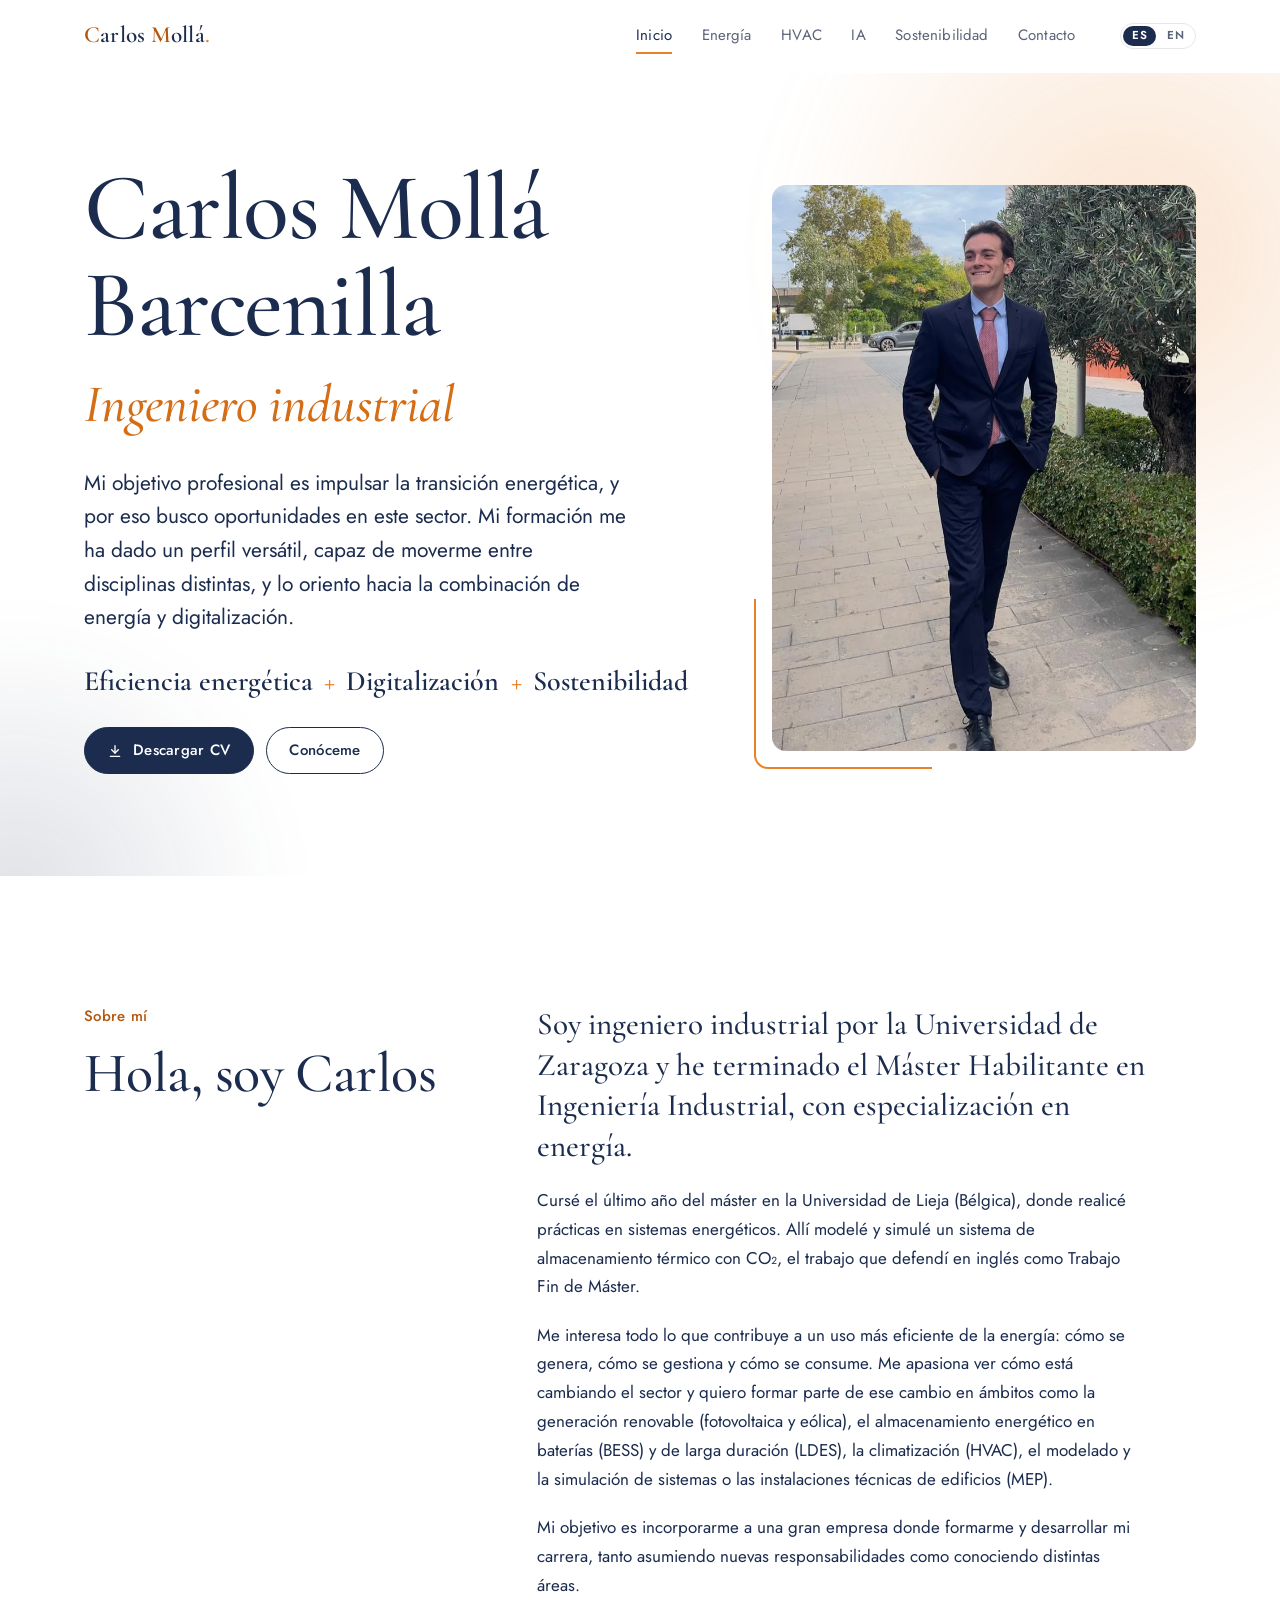
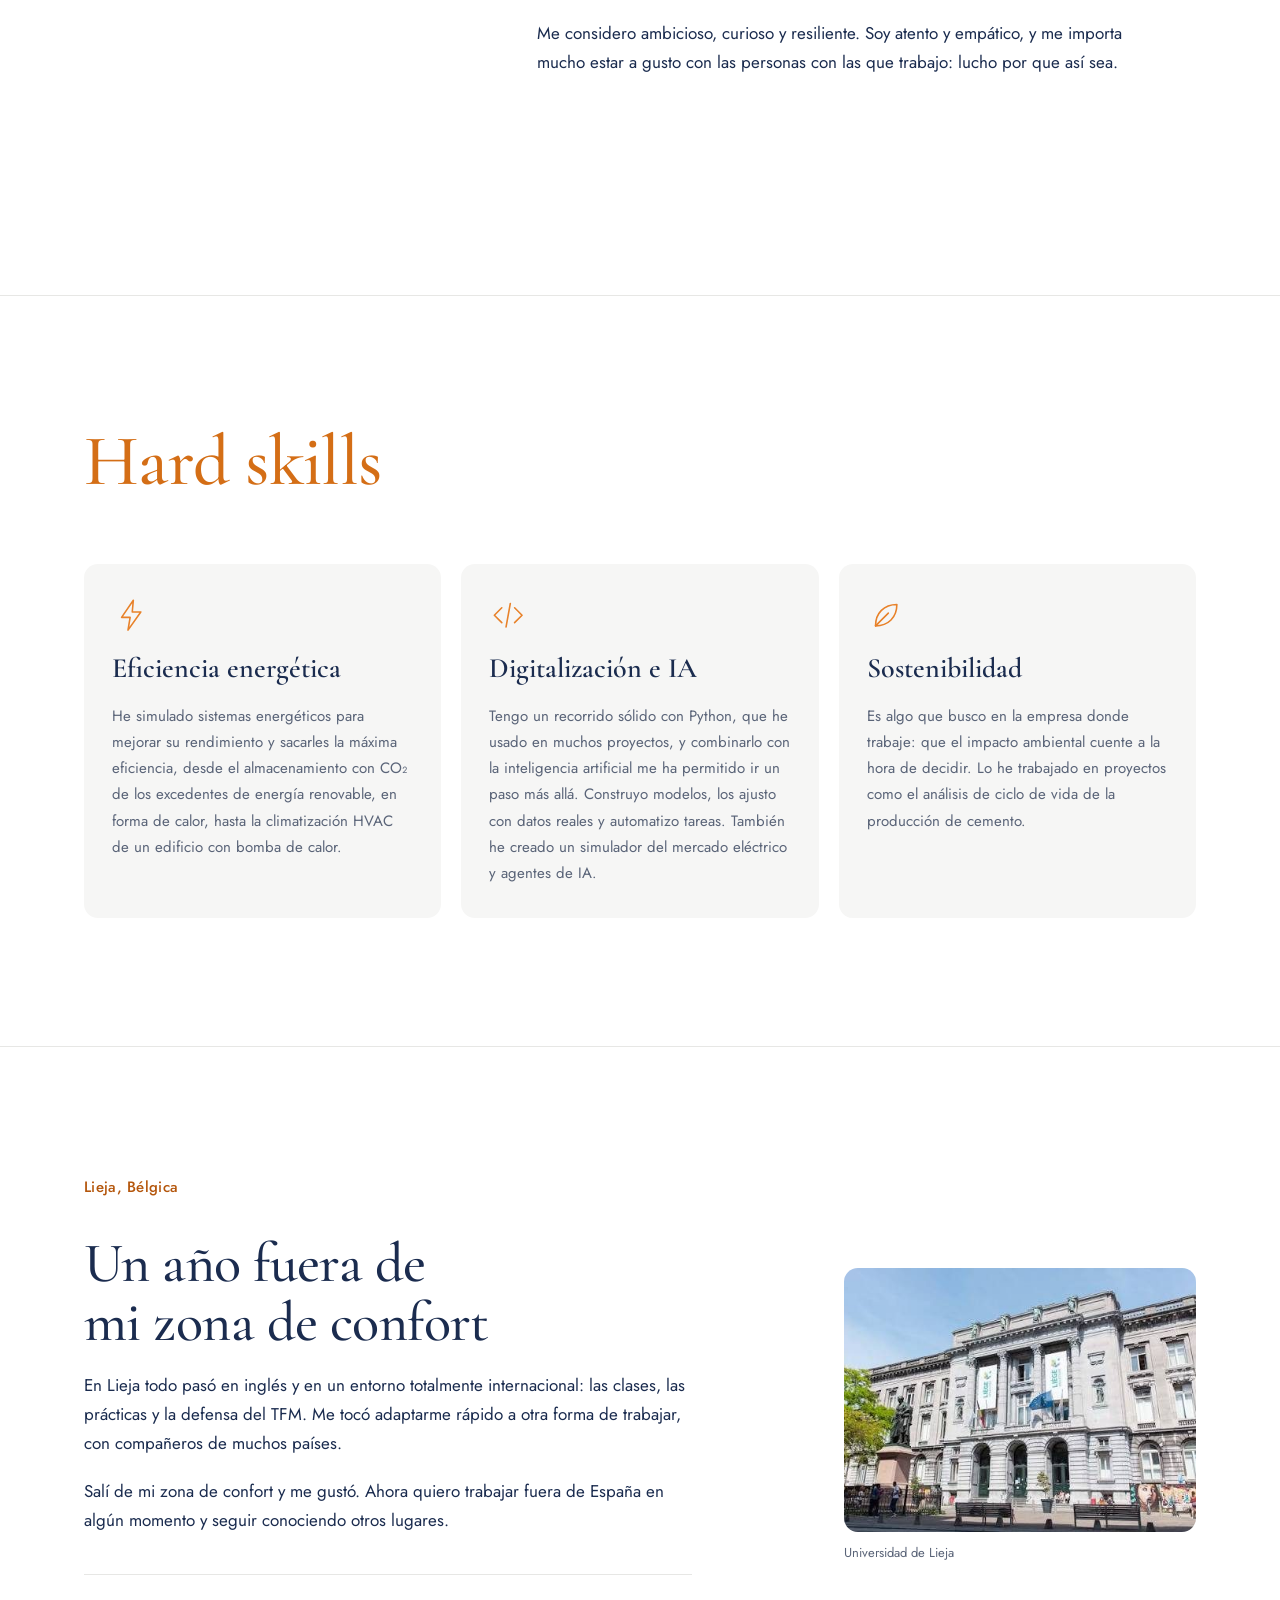
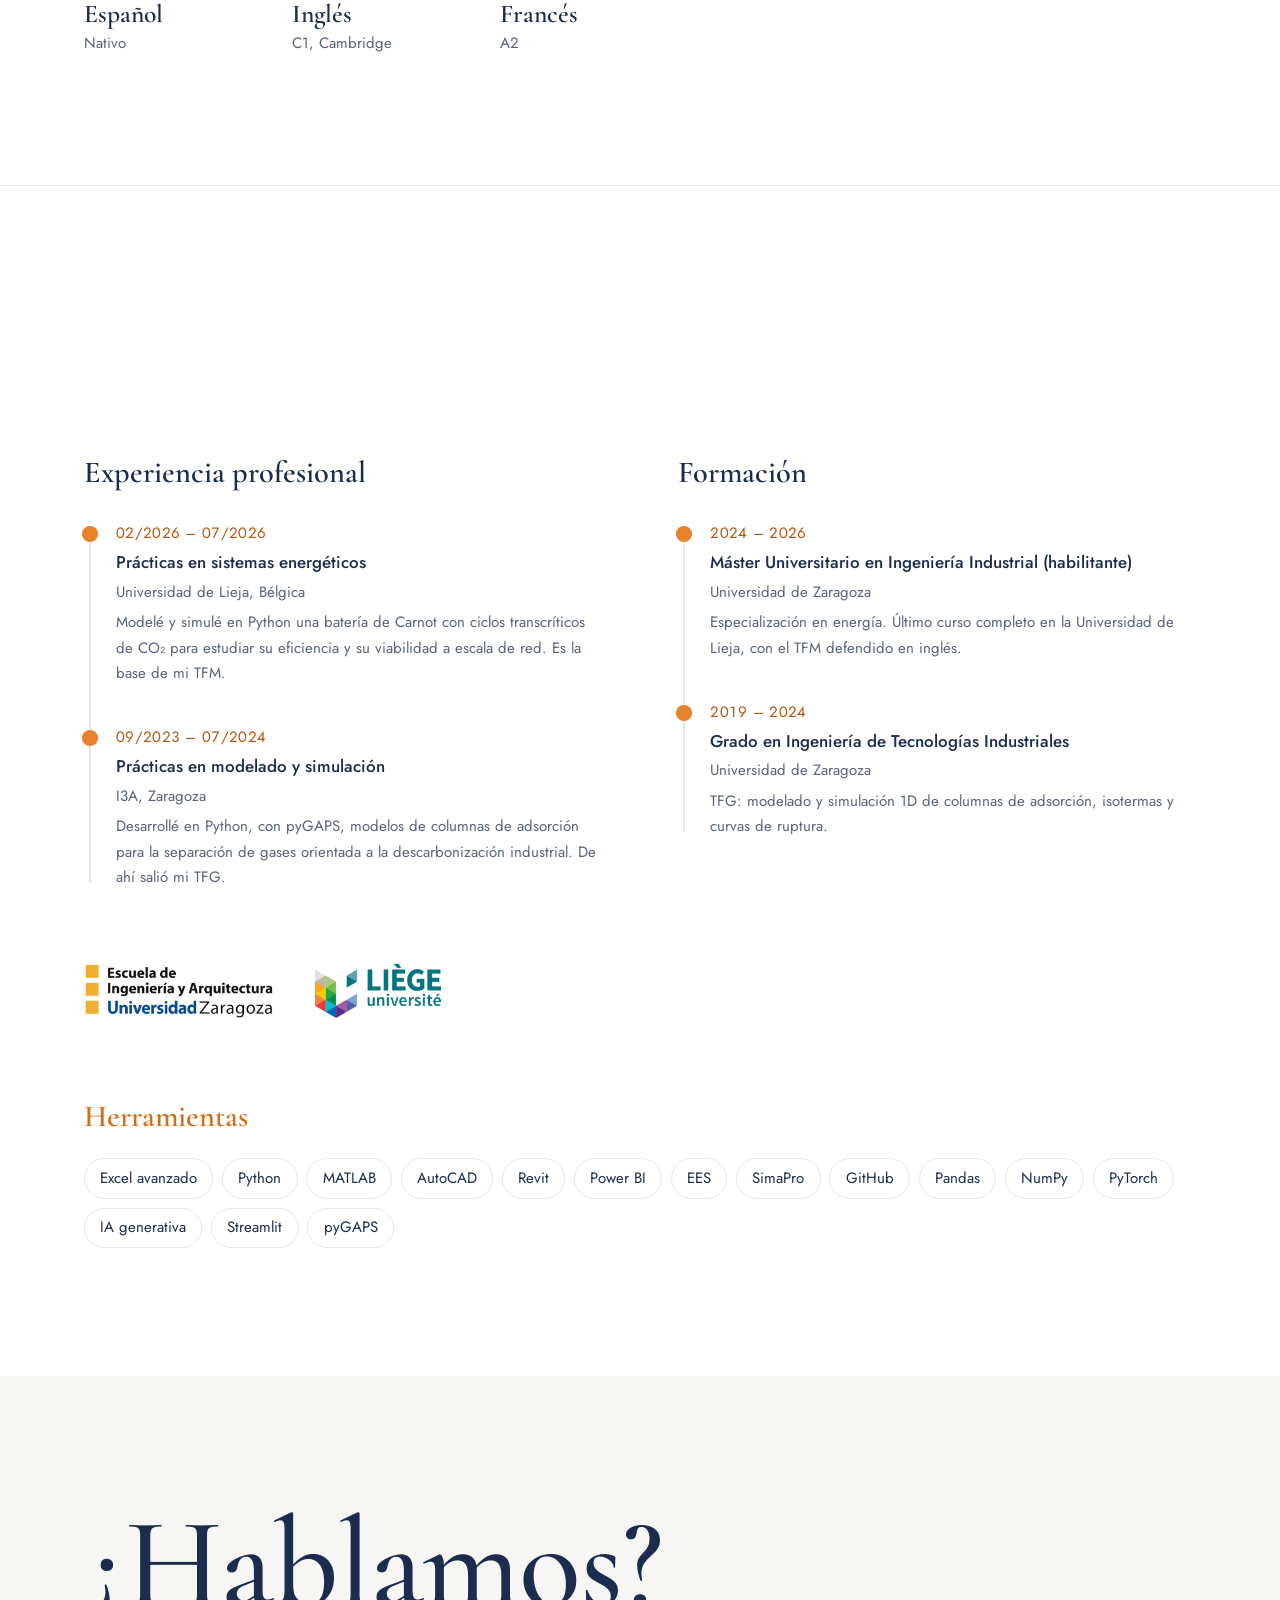
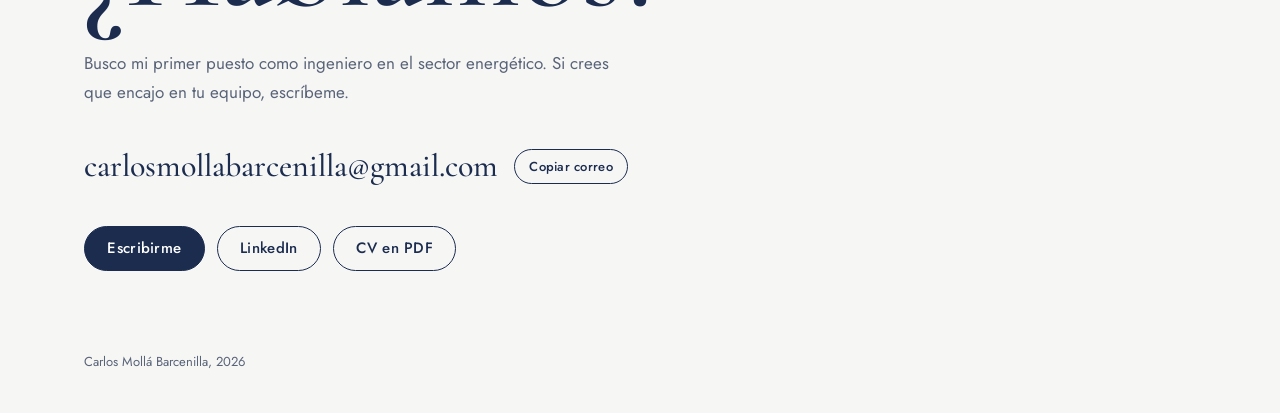
<file: index.html>
<!DOCTYPE html>
<html lang="es" class="carga">
<head>
<meta charset="utf-8">
<meta name="viewport" content="width=device-width, initial-scale=1, viewport-fit=cover">
<title>Carlos Mollá Barcenilla</title>
<meta name="description" content="Ingeniero industrial. Eficiencia energética, digitalización y sostenibilidad: almacenamiento con CO₂, HVAC, Python, IA y análisis de ciclo de vida.">
<meta property="og:title" content="Carlos Mollá Barcenilla, ingeniero industrial">
<meta property="og:description" content="Eficiencia energética + digitalización + sostenibilidad.">
<meta property="og:image" content="assets/inicio/carlos.jpg">
<meta name="theme-color" content="#FFFFFF">
<meta name="color-scheme" content="light">
<link rel="icon" href="assets/favicon.svg" type="image/svg+xml">
<link rel="alternate" hreflang="es" href="index.html">
<link rel="alternate" hreflang="en" href="en/index.html">
<link rel="preconnect" href="https://fonts.googleapis.com">
<link rel="preconnect" href="https://fonts.gstatic.com" crossorigin>
<link rel="stylesheet" href="https://fonts.googleapis.com/css2?family=Cormorant+Garamond:ital,wght@0,500;0,600;1,500&family=Jost:wght@400;500&display=swap">
<link rel="stylesheet" href="css/estilo.css">
</head>
<body>
<a class="saltar" href="#contenido">Saltar al contenido</a>
<div class="progreso" id="progreso" aria-hidden="true"></div>

<header class="cabecera" id="cabecera">
  <div class="envoltura">
    <a class="marca" href="index.html"><span class="ini">C</span>arlos <span class="ini">M</span>ollá<span>.</span></a>
    <nav class="pestanas" aria-label="Secciones">
      <ul id="pestanas">
        <li><a href="index.html" aria-current="page">Inicio</a></li>
        <li><a href="energia.html">Energía</a></li>
        <li><a href="hvac.html">HVAC</a></li>
        <li><a href="ia.html">IA</a></li>
        <li><a href="sostenibilidad.html">Sostenibilidad</a></li>
        <li><a href="#contacto">Contacto</a></li>
        <li class="indicador" id="indicador" aria-hidden="true"></li>
      </ul>
    </nav>
    <div class="idioma" role="group" aria-label="Idioma"><a href="index.html" hreflang="es" lang="es" aria-current="true" title="Español">ES</a><a href="en/index.html" hreflang="en" lang="en" title="English">EN</a></div>
  </div>
</header>

<main id="contenido">

  <!-- HERO -->
  <section class="hero" aria-labelledby="titulo">
    <div class="halo" aria-hidden="true"></div><div class="halo marino" aria-hidden="true"></div>
    <div class="envoltura">
      <div class="hero-texto">
        <h1 id="titulo"><span class="linea"><span>Carlos Mollá</span></span><span class="linea"><span>Barcenilla</span></span><span class="linea rol"><span>Ingeniero industrial</span></span></h1>
        <p class="hero-entrada">Mi objetivo profesional es impulsar la transición energética, y por eso busco oportunidades en este sector. Mi formación me ha dado un perfil versátil, capaz de moverme entre disciplinas distintas, y lo oriento hacia la combinación de energía y digitalización.</p>
        <p class="ejes" aria-label="Eficiencia energética, digitalización y sostenibilidad">
          <span>Eficiencia energética</span><span class="mas" aria-hidden="true">+</span>
          <span>Digitalización</span><span class="mas" aria-hidden="true">+</span>
          <span>Sostenibilidad</span>
        </p>
        <div class="acciones">
          <a class="boton principal" href="assets/inicio/CV_CarlosMolla.pdf" download>
            <svg viewBox="0 0 24 24" fill="none" stroke="currentColor" stroke-width="2" stroke-linecap="round" stroke-linejoin="round" aria-hidden="true"><path d="M12 4v11"/><path d="m7 10 5 5 5-5"/><path d="M5 20h14"/></svg>
            Descargar CV
          </a>
          <a class="boton" href="#sobre-mi">Conóceme</a>
        </div>
      </div>
      <figure class="hero-foto">
        <div class="marco">
          <picture>
            <source srcset="assets/inicio/carlos.webp" type="image/webp">
            <img id="foto" src="assets/inicio/carlos.jpg" width="750" height="1000" alt="Carlos Mollá sonriendo, con traje azul marino, caminando por la calle">
          </picture>
        </div>
      </figure>
    </div>
  </section>

  <!-- SOBRE MÍ -->
  <section class="seccion" id="sobre-mi" aria-labelledby="t-sobre">
    <div class="envoltura sobre">
      <div class="seccion-cabeza revelar">
        <span class="antetitulo">Sobre mí</span>
        <h2 id="t-sobre">Hola, soy Carlos</h2>
      </div>
      <div class="prosa">
        <p class="grande revelar">Soy ingeniero industrial por la Universidad de Zaragoza y he terminado el Máster Habilitante en Ingeniería Industrial, con especialización en energía.</p>
        <p class="revelar">Cursé el último año del máster en la Universidad de Lieja (Bélgica), donde realicé prácticas en sistemas energéticos. Allí modelé y simulé un sistema de almacenamiento térmico con CO₂, el trabajo que defendí en inglés como Trabajo Fin de Máster.</p>
        <p class="revelar">Me interesa todo lo que contribuye a un uso más eficiente de la energía: cómo se genera, cómo se gestiona y cómo se consume. Me apasiona ver cómo está cambiando el sector y quiero formar parte de ese cambio en ámbitos como la generación renovable (fotovoltaica y eólica), el almacenamiento energético en baterías (BESS) y de larga duración (LDES), la climatización (HVAC), el modelado y la simulación de sistemas o las instalaciones técnicas de edificios (MEP).</p>
        <p class="revelar">Mi objetivo es incorporarme a una gran empresa donde formarme y desarrollar mi carrera, tanto asumiendo nuevas responsabilidades como conociendo distintas áreas.</p>
        <p class="revelar">Me considero ambicioso, curioso y resiliente. Soy atento y empático, y me importa mucho estar a gusto con las personas con las que trabajo: lucho por que así sea.</p>
        <p class="cita revelar">En las pestañas superiores encontrarás los proyectos que mejor reflejan mi forma de trabajar.</p>
      </div>
    </div>
  </section>

  <!-- HARD SKILLS -->
  <section class="seccion" aria-labelledby="t-skills">
    <div class="envoltura">
      <div class="seccion-cabeza revelar">
        <h2 id="t-skills" class="titulo-naranja">Hard skills</h2>
      </div>
      <div class="columnas">
        <article class="eje-bloque revelar">
          <svg class="icono" viewBox="0 0 36 36" aria-hidden="true"><path d="M20 4 9 20h8l-2 12 12-17h-8z"/></svg>
          <h3>Eficiencia energética</h3>
          <p>He simulado sistemas energéticos para mejorar su rendimiento y sacarles la máxima eficiencia, desde el almacenamiento con CO₂ de los excedentes de energía renovable, en forma de calor, hasta la climatización HVAC de un edificio con bomba de calor.</p>
        </article>
        <article class="eje-bloque revelar" style="--retraso:.1s">
          <svg class="icono" viewBox="0 0 36 36" aria-hidden="true"><path d="m12 11-7 7 7 7"/><path d="m24 11 7 7-7 7"/><path d="m20 7-4 22"/></svg>
          <h3>Digitalización e IA</h3>
          <p>Tengo un recorrido sólido con Python, que he usado en muchos proyectos, y combinarlo con la inteligencia artificial me ha permitido ir un paso más allá. Construyo modelos, los ajusto con datos reales y automatizo tareas. También he creado un simulador del mercado eléctrico y agentes de IA.</p>
        </article>
        <article class="eje-bloque revelar" style="--retraso:.2s">
          <svg class="icono" viewBox="0 0 36 36" aria-hidden="true"><path d="M8 28c0-12 8-20 20-20 0 12-8 20-20 20z"/><path d="M8 28 20 16"/></svg>
          <h3>Sostenibilidad</h3>
          <p>Es algo que busco en la empresa donde trabaje: que el impacto ambiental cuente a la hora de decidir. Lo he trabajado en proyectos como el análisis de ciclo de vida de la producción de cemento.</p>
        </article>
      </div>
    </div>
  </section>

  <!-- LIEJA -->
  <section class="seccion" aria-labelledby="t-lieja">
    <div class="envoltura lieja">
      <div class="prosa">
        <span class="antetitulo revelar">Lieja, Bélgica</span>
        <h2 id="t-lieja" class="revelar">Un año fuera de mi zona de confort</h2>
        <p class="revelar">En Lieja todo pasó en inglés y en un entorno totalmente internacional: las clases, las prácticas y la defensa del TFM. Me tocó adaptarme rápido a otra forma de trabajar, con compañeros de muchos países.</p>
        <p class="revelar">Salí de mi zona de confort y me gustó. Ahora quiero trabajar fuera de España en algún momento y seguir conociendo otros lugares.</p>
        <ul class="idiomas revelar">
          <li><strong>Español</strong><span>Nativo</span></li>
          <li><strong>Inglés</strong><span>C1, Cambridge</span></li>
          <li><strong>Francés</strong><span>A2</span></li>
        </ul>
      </div>
      <figure class="revelar" style="--retraso:.15s">
        <div class="marco"><img src="assets/inicio/uliege-edificio.jpg" width="597" height="335" alt="Fachada del edificio histórico de la Universidad de Lieja" loading="lazy"></div>
        <figcaption>Universidad de Lieja</figcaption>
      </figure>
    </div>
  </section>

  <!-- TRAYECTORIA -->
  <section class="seccion" aria-labelledby="t-tray">
    <div class="envoltura">
      <div class="seccion-cabeza revelar">
        <h2 id="t-tray" class="titulo-naranja">Trayectoria</h2>
      </div>
      <div class="lineas-tiempo">
        <div>
          <h3 class="revelar">Experiencia profesional</h3>
          <ol class="tiempo" data-linea>
            <li class="revelar">
              <time>02/2026 – 07/2026</time>
              <h4>Prácticas en sistemas energéticos</h4>
              <span class="lugar">Universidad de Lieja, Bélgica</span>
              <p>Modelé y simulé en Python una batería de Carnot con ciclos transcríticos de CO₂ para estudiar su eficiencia y su viabilidad a escala de red. Es la base de mi TFM.</p>
            </li>
            <li class="revelar">
              <time>09/2023 – 07/2024</time>
              <h4>Prácticas en modelado y simulación</h4>
              <span class="lugar">I3A, Zaragoza</span>
              <p>Desarrollé en Python, con pyGAPS, modelos de columnas de adsorción para la separación de gases orientada a la descarbonización industrial. De ahí salió mi TFG.</p>
            </li>
          </ol>
        </div>
        <div>
          <h3 class="revelar">Formación</h3>
          <ol class="tiempo" data-linea>
            <li class="revelar">
              <time>2024 – 2026</time>
              <h4>Máster Universitario en Ingeniería Industrial (habilitante)</h4>
              <span class="lugar">Universidad de Zaragoza</span>
              <p>Especialización en energía. Último curso completo en la Universidad de Lieja, con el TFM defendido en inglés.</p>
            </li>
            <li class="revelar">
              <time>2019 – 2024</time>
              <h4>Grado en Ingeniería de Tecnologías Industriales</h4>
              <span class="lugar">Universidad de Zaragoza</span>
              <p>TFG: modelado y simulación 1D de columnas de adsorción, isotermas y curvas de ruptura.</p>
            </li>
          </ol>
        </div>
      </div>

      <div class="logos revelar" aria-label="Universidades">
        <img src="assets/inicio/eina.png" alt="Escuela de Ingeniería y Arquitectura, Universidad de Zaragoza" width="653" height="192" loading="lazy">
        <img src="assets/inicio/uliege-logo.png" alt="Universidad de Lieja" width="438" height="192" loading="lazy">
      </div>

      <div class="herramientas revelar">
        <span class="antetitulo">Herramientas</span>
        <ul>
          <li>Excel avanzado</li><li>Python</li><li>MATLAB</li><li>AutoCAD</li><li>Revit</li><li>Power BI</li><li>EES</li><li>SimaPro</li>
          <li>GitHub</li><li>Pandas</li><li>NumPy</li><li>PyTorch</li><li>IA generativa</li><li>Streamlit</li><li>pyGAPS</li>
        </ul>
      </div>
    </div>
  </section>
</main>

<footer class="contacto-pie" id="contacto">
  <div class="envoltura">
    <h2 class="revelar">¿Hablamos?</h2>
    <p class="gris revelar" style="max-width:34rem">Busco mi primer puesto como ingeniero en el sector energético. Si crees que encajo en tu equipo, escríbeme.</p>
    <div class="correo revelar">
      <code id="email">carlosmollabarcenilla@gmail.com</code>
      <button class="copiar" type="button" id="copiar">Copiar correo</button>
    </div>
    <div class="acciones revelar">
      <a class="boton principal" href="mailto:carlosmollabarcenilla@gmail.com">Escribirme</a>
      <a class="boton" href="https://www.linkedin.com/in/carlos-moll%C3%A1-barcenilla" target="_blank" rel="noopener">LinkedIn</a>
      <a class="boton" href="assets/inicio/CV_CarlosMolla.pdf" download>CV en PDF</a>
    </div>
    <div class="pie-legal">
      <span>Carlos Mollá Barcenilla, <span id="anio">2026</span></span>
    </div>
  </div>
</footer>

<script src="js/main.js"></script>
</body>
</html>
</file>
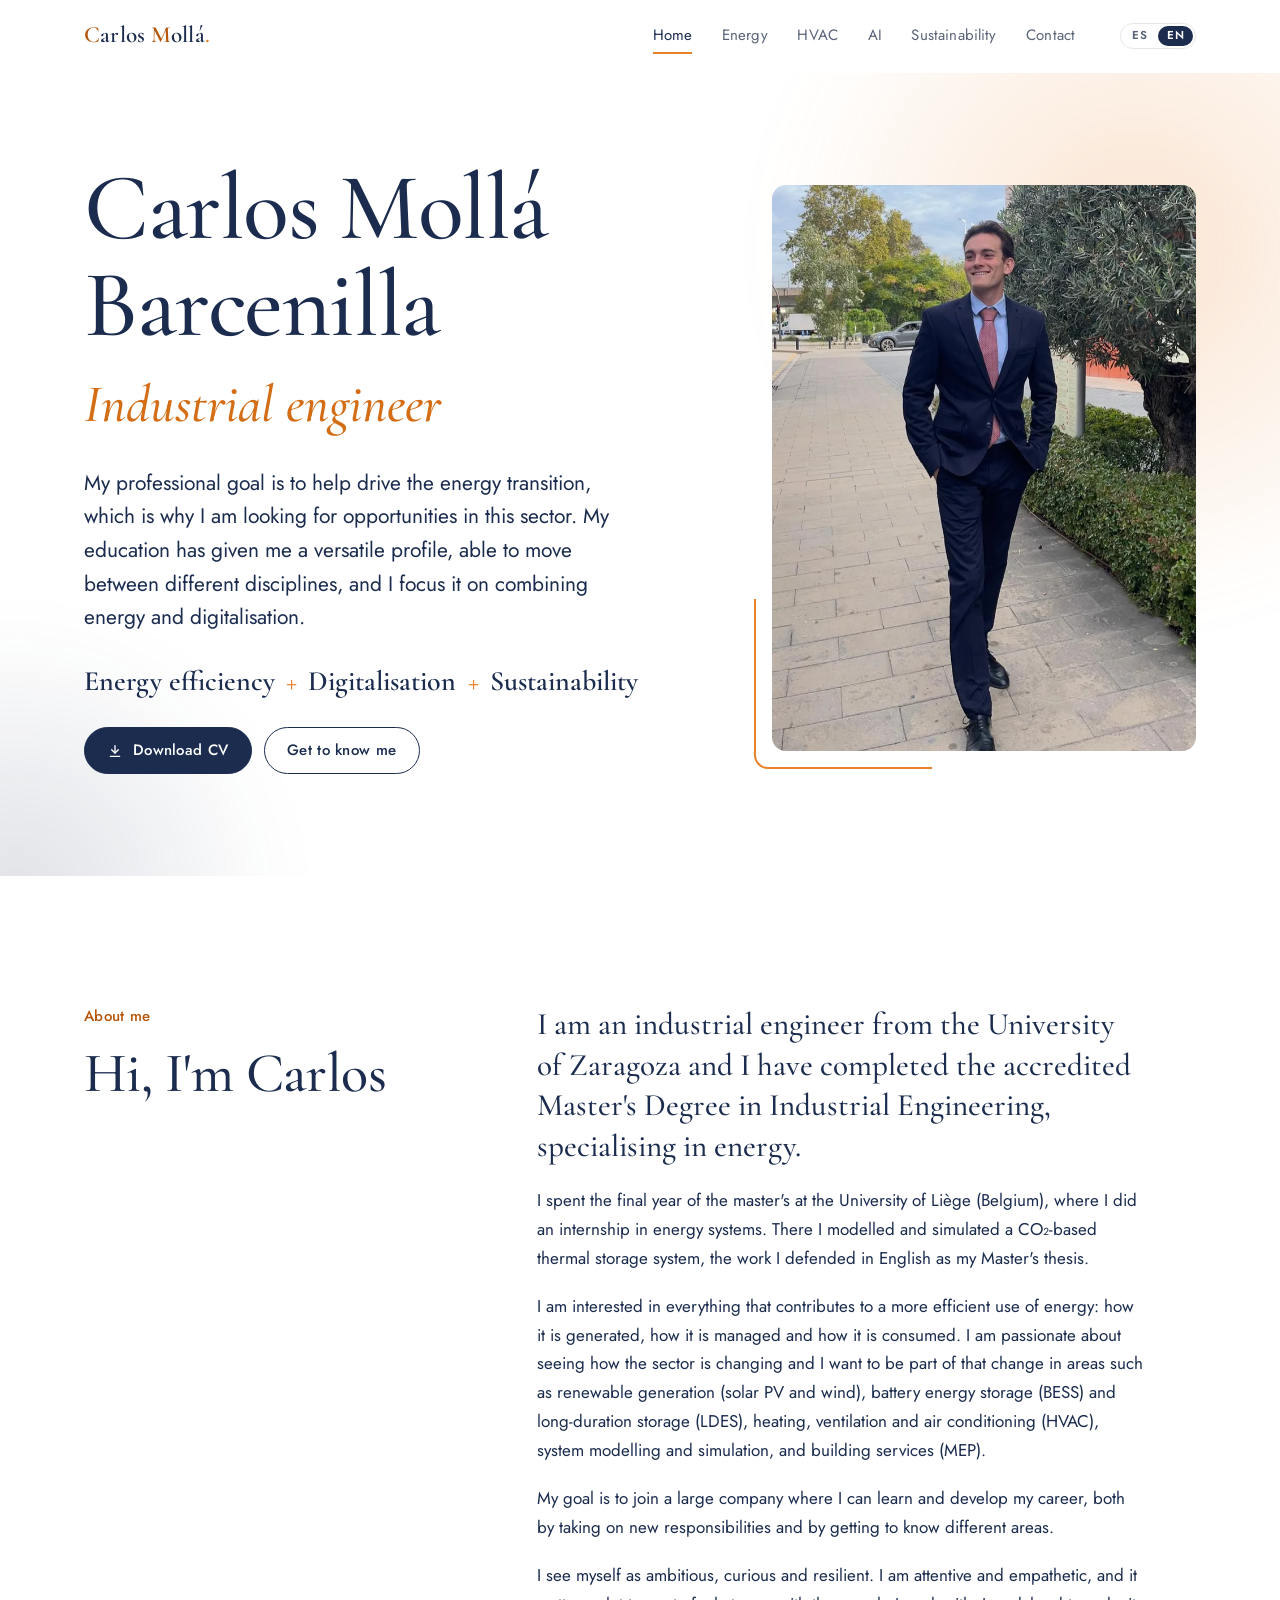
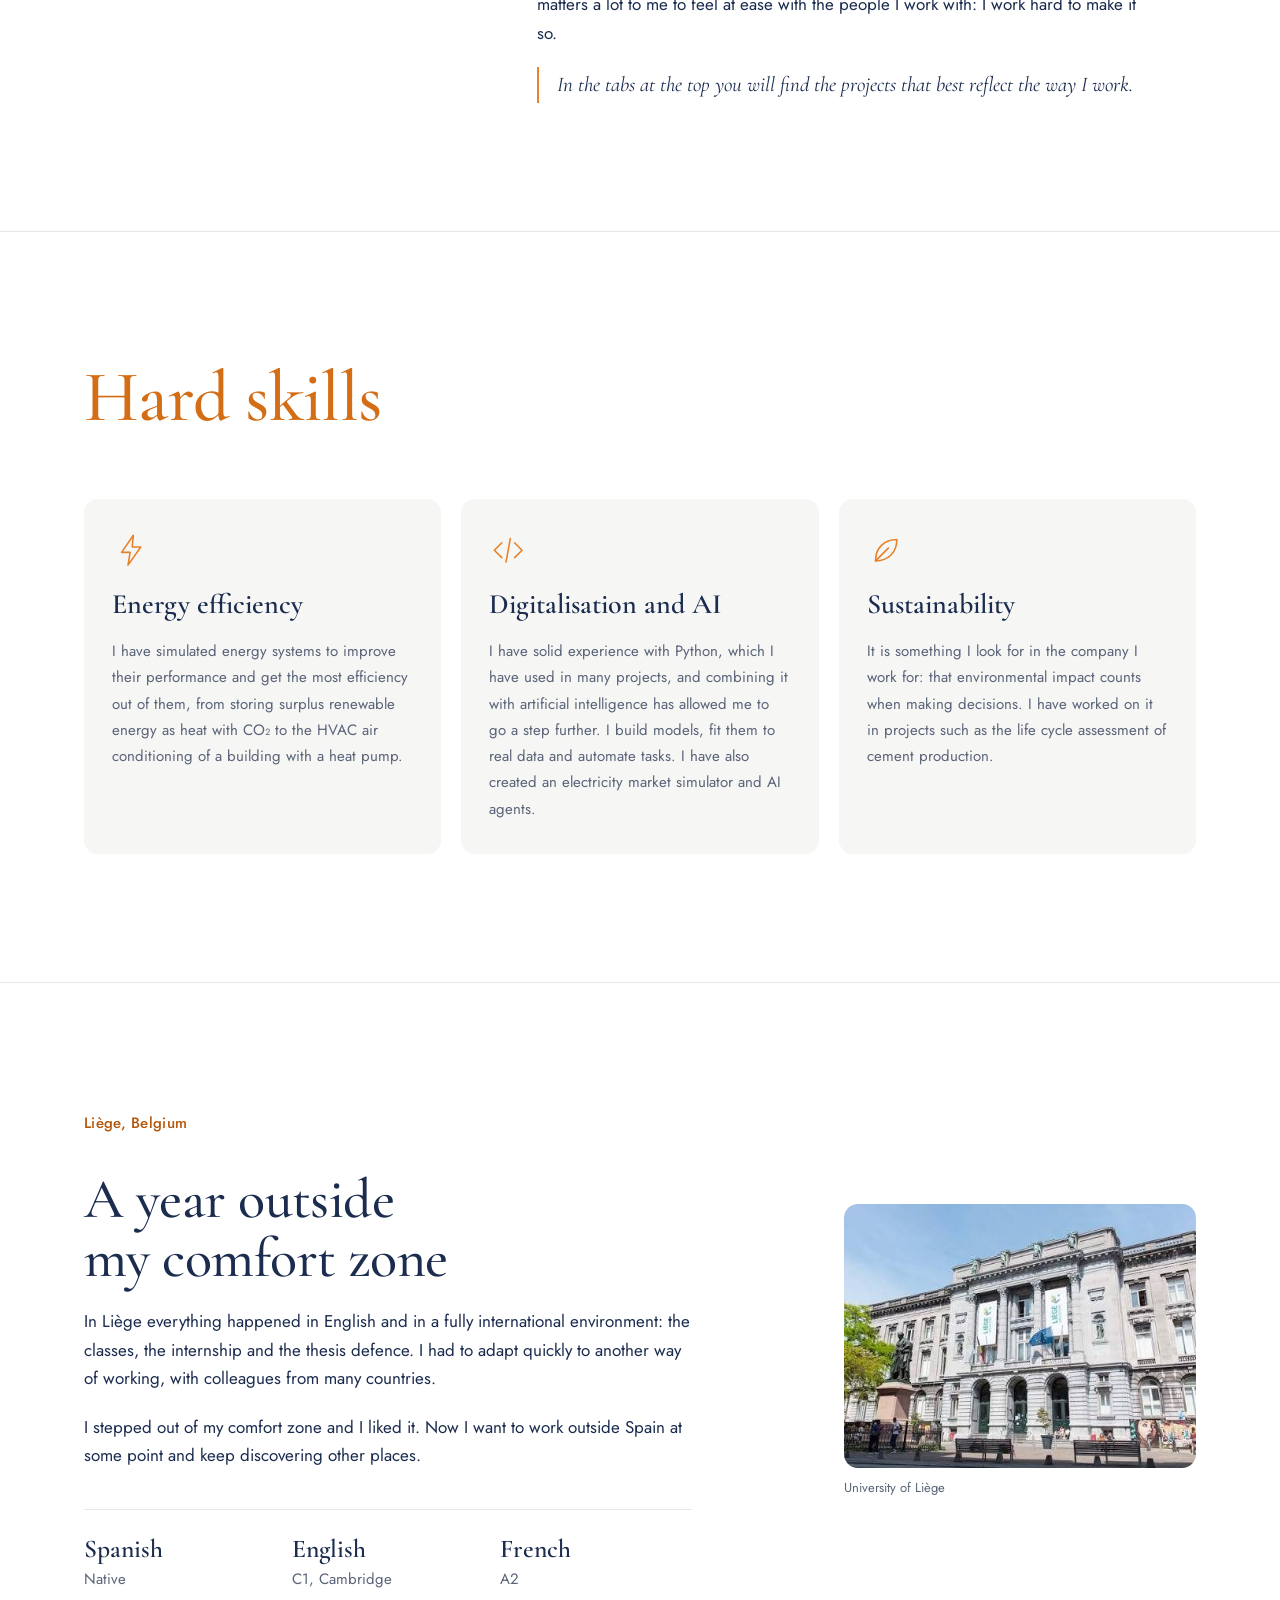
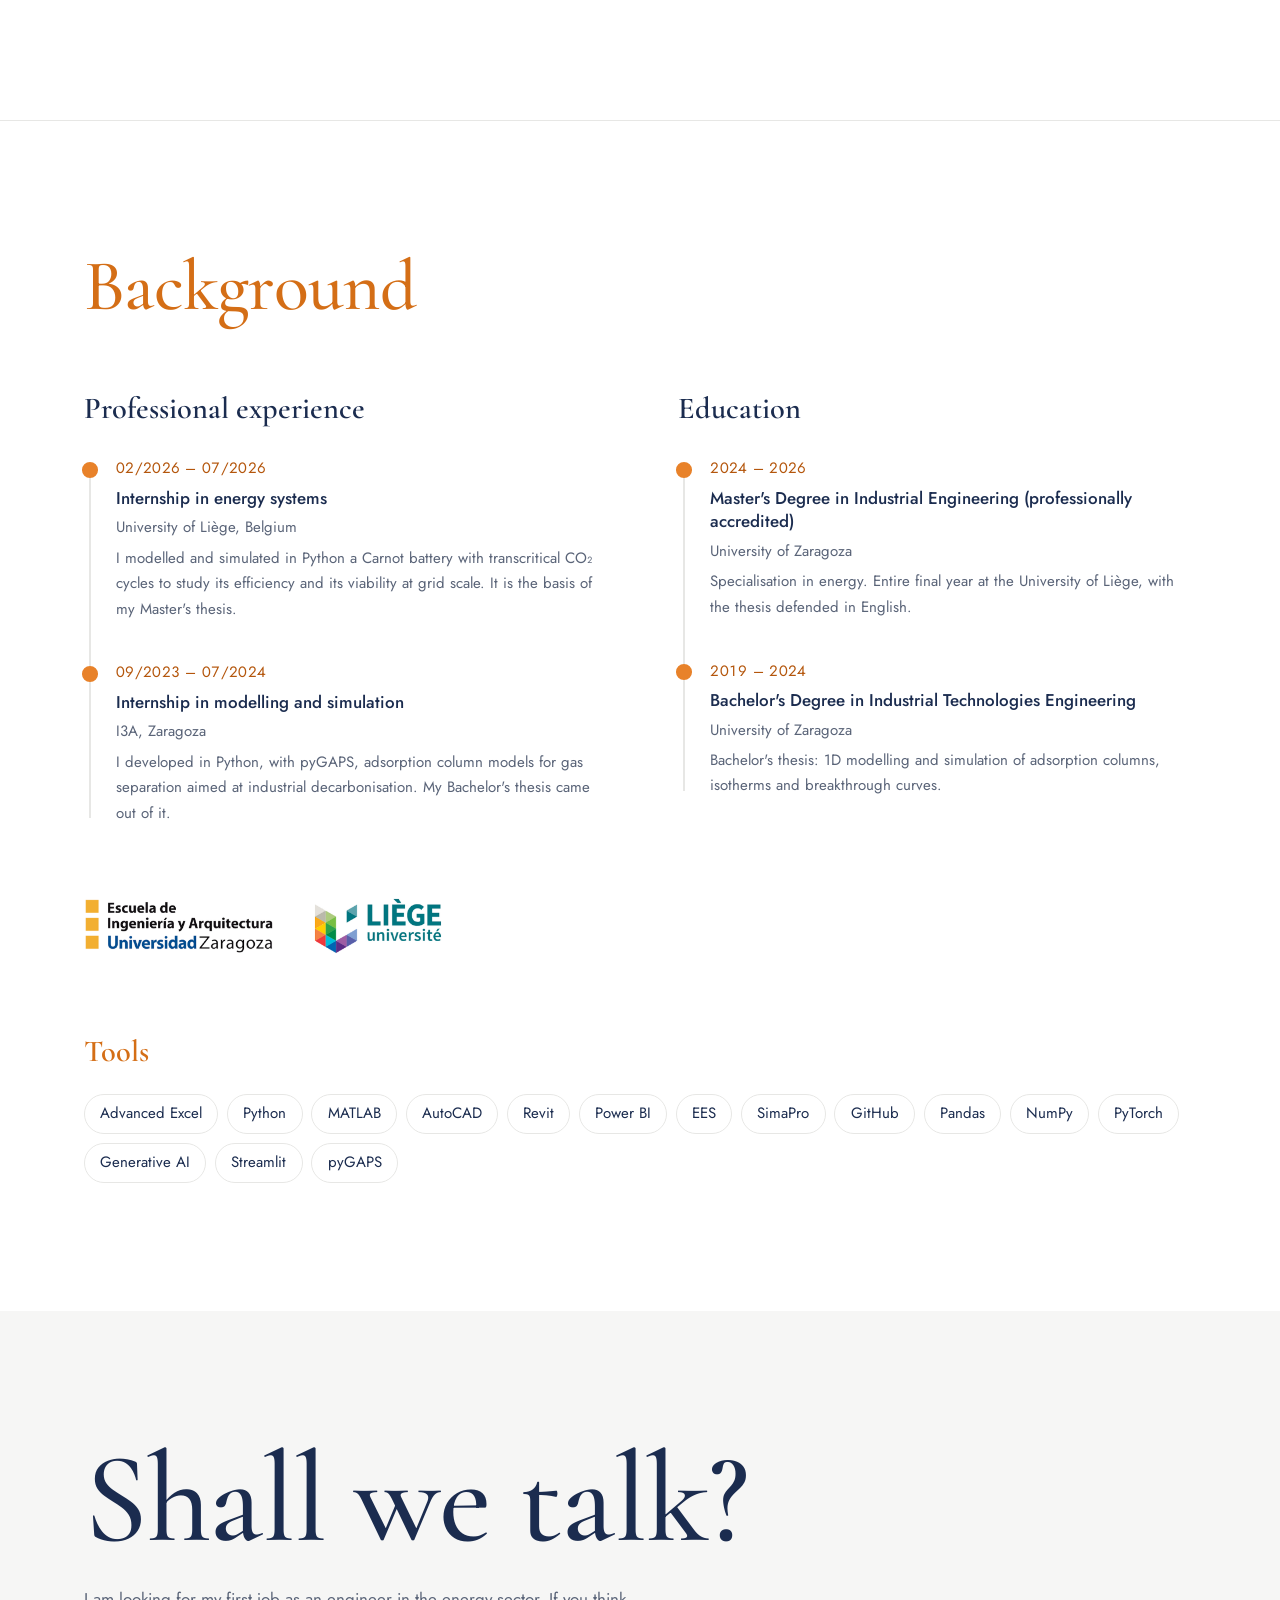
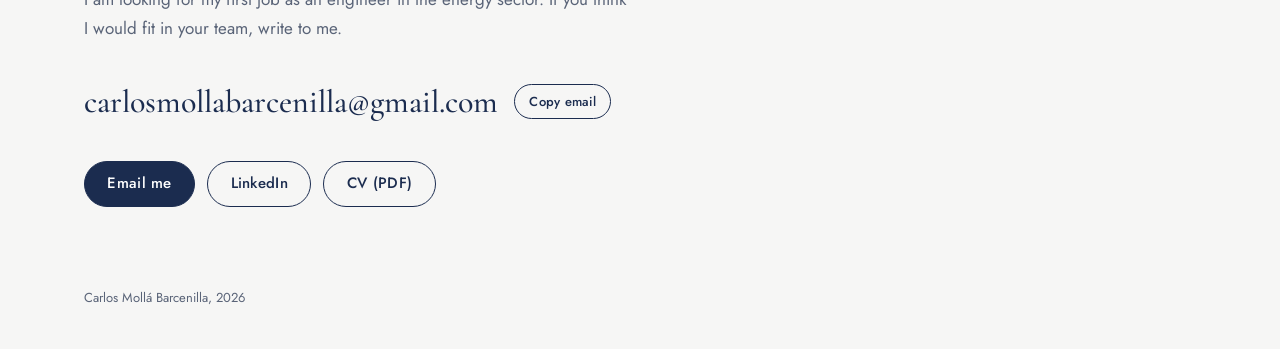
<file: en/index.html>
<!DOCTYPE html>
<html lang="en" class="carga">
<head>
<meta charset="utf-8">
<meta name="viewport" content="width=device-width, initial-scale=1, viewport-fit=cover">
<title>Carlos Mollá Barcenilla</title>
<meta name="description" content="Industrial engineer. Energy efficiency, digitalisation and sustainability: CO₂-based storage, HVAC, Python, AI and life cycle assessment.">
<meta property="og:title" content="Carlos Mollá Barcenilla, industrial engineer">
<meta property="og:description" content="Energy efficiency + digitalisation + sustainability.">
<meta property="og:image" content="../assets/inicio/carlos.jpg">
<meta name="theme-color" content="#FFFFFF">
<meta name="color-scheme" content="light">
<link rel="icon" href="../assets/favicon.svg" type="image/svg+xml">
<link rel="alternate" hreflang="es" href="../index.html">
<link rel="alternate" hreflang="en" href="index.html">
<link rel="preconnect" href="https://fonts.googleapis.com">
<link rel="preconnect" href="https://fonts.gstatic.com" crossorigin>
<link rel="stylesheet" href="https://fonts.googleapis.com/css2?family=Cormorant+Garamond:ital,wght@0,500;0,600;1,500&family=Jost:wght@400;500&display=swap">
<link rel="stylesheet" href="../css/estilo.css">
</head>
<body>
<a class="saltar" href="#contenido">Skip to content</a>
<div class="progreso" id="progreso" aria-hidden="true"></div>

<header class="cabecera" id="cabecera">
  <div class="envoltura">
    <a class="marca" href="index.html"><span class="ini">C</span>arlos <span class="ini">M</span>ollá<span>.</span></a>
    <nav class="pestanas" aria-label="Sections">
      <ul id="pestanas">
        <li><a href="index.html" aria-current="page">Home</a></li>
        <li><a href="energia.html">Energy</a></li>
        <li><a href="hvac.html">HVAC</a></li>
        <li><a href="ia.html">AI</a></li>
        <li><a href="sostenibilidad.html">Sustainability</a></li>
        <li><a href="#contacto">Contact</a></li>
        <li class="indicador" id="indicador" aria-hidden="true"></li>
      </ul>
    </nav>
    <div class="idioma" role="group" aria-label="Language"><a href="../index.html" hreflang="es" lang="es" title="Español">ES</a><a href="index.html" hreflang="en" lang="en" aria-current="true" title="English">EN</a></div>
  </div>
</header>

<main id="contenido">

  <!-- HERO -->
  <section class="hero" aria-labelledby="titulo">
    <div class="halo" aria-hidden="true"></div><div class="halo marino" aria-hidden="true"></div>
    <div class="envoltura">
      <div class="hero-texto">
        <h1 id="titulo"><span class="linea"><span>Carlos Mollá</span></span><span class="linea"><span>Barcenilla</span></span><span class="linea rol"><span>Industrial engineer</span></span></h1>
        <p class="hero-entrada">My professional goal is to help drive the energy transition, which is why I am looking for opportunities in this sector. My education has given me a versatile profile, able to move between different disciplines, and I focus it on combining energy and digitalisation.</p>
        <p class="ejes" aria-label="Energy efficiency, digitalisation and sustainability">
          <span>Energy efficiency</span><span class="mas" aria-hidden="true">+</span>
          <span>Digitalisation</span><span class="mas" aria-hidden="true">+</span>
          <span>Sustainability</span>
        </p>
        <div class="acciones">
          <a class="boton principal" href="../assets/inicio/CV_CarlosMolla.pdf" download>
            <svg viewBox="0 0 24 24" fill="none" stroke="currentColor" stroke-width="2" stroke-linecap="round" stroke-linejoin="round" aria-hidden="true"><path d="M12 4v11"/><path d="m7 10 5 5 5-5"/><path d="M5 20h14"/></svg>
            Download CV
          </a>
          <a class="boton" href="#sobre-mi">Get to know me</a>
        </div>
      </div>
      <figure class="hero-foto">
        <div class="marco">
          <picture>
            <source srcset="../assets/inicio/carlos.webp" type="image/webp">
            <img id="foto" src="../assets/inicio/carlos.jpg" width="750" height="1000" alt="Carlos Mollá smiling, wearing a navy suit, walking down the street">
          </picture>
        </div>
      </figure>
    </div>
  </section>

  <!-- SOBRE MÍ -->
  <section class="seccion" id="sobre-mi" aria-labelledby="t-sobre">
    <div class="envoltura sobre">
      <div class="seccion-cabeza revelar">
        <span class="antetitulo">About me</span>
        <h2 id="t-sobre">Hi, I'm Carlos</h2>
      </div>
      <div class="prosa">
        <p class="grande revelar">I am an industrial engineer from the University of Zaragoza and I have completed the accredited Master's Degree in Industrial Engineering, specialising in energy.</p>
        <p class="revelar">I spent the final year of the master's at the University of Liège (Belgium), where I did an internship in energy systems. There I modelled and simulated a CO₂-based thermal storage system, the work I defended in English as my Master's thesis.</p>
        <p class="revelar">I am interested in everything that contributes to a more efficient use of energy: how it is generated, how it is managed and how it is consumed. I am passionate about seeing how the sector is changing and I want to be part of that change in areas such as renewable generation (solar PV and wind), battery energy storage (BESS) and long-duration storage (LDES), heating, ventilation and air conditioning (HVAC), system modelling and simulation, and building services (MEP).</p>
        <p class="revelar">My goal is to join a large company where I can learn and develop my career, both by taking on new responsibilities and by getting to know different areas.</p>
        <p class="revelar">I see myself as ambitious, curious and resilient. I am attentive and empathetic, and it matters a lot to me to feel at ease with the people I work with: I work hard to make it so.</p>
        <p class="cita revelar">In the tabs at the top you will find the projects that best reflect the way I work.</p>
      </div>
    </div>
  </section>

  <!-- HARD SKILLS -->
  <section class="seccion" aria-labelledby="t-skills">
    <div class="envoltura">
      <div class="seccion-cabeza revelar">
        <h2 id="t-skills" class="titulo-naranja">Hard skills</h2>
      </div>
      <div class="columnas">
        <article class="eje-bloque revelar">
          <svg class="icono" viewBox="0 0 36 36" aria-hidden="true"><path d="M20 4 9 20h8l-2 12 12-17h-8z"/></svg>
          <h3>Energy efficiency</h3>
          <p>I have simulated energy systems to improve their performance and get the most efficiency out of them, from storing surplus renewable energy as heat with CO₂ to the HVAC air conditioning of a building with a heat pump.</p>
        </article>
        <article class="eje-bloque revelar" style="--retraso:.1s">
          <svg class="icono" viewBox="0 0 36 36" aria-hidden="true"><path d="m12 11-7 7 7 7"/><path d="m24 11 7 7-7 7"/><path d="m20 7-4 22"/></svg>
          <h3>Digitalisation and AI</h3>
          <p>I have solid experience with Python, which I have used in many projects, and combining it with artificial intelligence has allowed me to go a step further. I build models, fit them to real data and automate tasks. I have also created an electricity market simulator and AI agents.</p>
        </article>
        <article class="eje-bloque revelar" style="--retraso:.2s">
          <svg class="icono" viewBox="0 0 36 36" aria-hidden="true"><path d="M8 28c0-12 8-20 20-20 0 12-8 20-20 20z"/><path d="M8 28 20 16"/></svg>
          <h3>Sustainability</h3>
          <p>It is something I look for in the company I work for: that environmental impact counts when making decisions. I have worked on it in projects such as the life cycle assessment of cement production.</p>
        </article>
      </div>
    </div>
  </section>

  <!-- LIEJA -->
  <section class="seccion" aria-labelledby="t-lieja">
    <div class="envoltura lieja">
      <div class="prosa">
        <span class="antetitulo revelar">Liège, Belgium</span>
        <h2 id="t-lieja" class="revelar">A year outside my comfort zone</h2>
        <p class="revelar">In Liège everything happened in English and in a fully international environment: the classes, the internship and the thesis defence. I had to adapt quickly to another way of working, with colleagues from many countries.</p>
        <p class="revelar">I stepped out of my comfort zone and I liked it. Now I want to work outside Spain at some point and keep discovering other places.</p>
        <ul class="idiomas revelar">
          <li><strong>Spanish</strong><span>Native</span></li>
          <li><strong>English</strong><span>C1, Cambridge</span></li>
          <li><strong>French</strong><span>A2</span></li>
        </ul>
      </div>
      <figure class="revelar" style="--retraso:.15s">
        <div class="marco"><img src="../assets/inicio/uliege-edificio.jpg" width="597" height="335" alt="Façade of the historic building of the University of Liège" loading="lazy"></div>
        <figcaption>University of Liège</figcaption>
      </figure>
    </div>
  </section>

  <!-- TRAYECTORIA -->
  <section class="seccion" aria-labelledby="t-tray">
    <div class="envoltura">
      <div class="seccion-cabeza revelar">
        <h2 id="t-tray" class="titulo-naranja">Background</h2>
      </div>
      <div class="lineas-tiempo">
        <div>
          <h3 class="revelar">Professional experience</h3>
          <ol class="tiempo" data-linea>
            <li class="revelar">
              <time>02/2026 – 07/2026</time>
              <h4>Internship in energy systems</h4>
              <span class="lugar">University of Liège, Belgium</span>
              <p>I modelled and simulated in Python a Carnot battery with transcritical CO₂ cycles to study its efficiency and its viability at grid scale. It is the basis of my Master's thesis.</p>
            </li>
            <li class="revelar">
              <time>09/2023 – 07/2024</time>
              <h4>Internship in modelling and simulation</h4>
              <span class="lugar">I3A, Zaragoza</span>
              <p>I developed in Python, with pyGAPS, adsorption column models for gas separation aimed at industrial decarbonisation. My Bachelor's thesis came out of it.</p>
            </li>
          </ol>
        </div>
        <div>
          <h3 class="revelar">Education</h3>
          <ol class="tiempo" data-linea>
            <li class="revelar">
              <time>2024 – 2026</time>
              <h4>Master's Degree in Industrial Engineering (professionally accredited)</h4>
              <span class="lugar">University of Zaragoza</span>
              <p>Specialisation in energy. Entire final year at the University of Liège, with the thesis defended in English.</p>
            </li>
            <li class="revelar">
              <time>2019 – 2024</time>
              <h4>Bachelor's Degree in Industrial Technologies Engineering</h4>
              <span class="lugar">University of Zaragoza</span>
              <p>Bachelor's thesis: 1D modelling and simulation of adsorption columns, isotherms and breakthrough curves.</p>
            </li>
          </ol>
        </div>
      </div>

      <div class="logos revelar" aria-label="Universities">
        <img src="../assets/inicio/eina.png" alt="School of Engineering and Architecture, University of Zaragoza" width="653" height="192" loading="lazy">
        <img src="../assets/inicio/uliege-logo.png" alt="University of Liège" width="438" height="192" loading="lazy">
      </div>

      <div class="herramientas revelar">
        <span class="antetitulo">Tools</span>
        <ul>
          <li>Advanced Excel</li><li>Python</li><li>MATLAB</li><li>AutoCAD</li><li>Revit</li><li>Power BI</li><li>EES</li><li>SimaPro</li>
          <li>GitHub</li><li>Pandas</li><li>NumPy</li><li>PyTorch</li><li>Generative AI</li><li>Streamlit</li><li>pyGAPS</li>
        </ul>
      </div>
    </div>
  </section>
</main>

<footer class="contacto-pie" id="contacto">
  <div class="envoltura">
    <h2 class="revelar">Shall we talk?</h2>
    <p class="gris revelar" style="max-width:34rem">I am looking for my first job as an engineer in the energy sector. If you think I would fit in your team, write to me.</p>
    <div class="correo revelar">
      <code id="email">carlosmollabarcenilla@gmail.com</code>
      <button class="copiar" type="button" id="copiar">Copy email</button>
    </div>
    <div class="acciones revelar">
      <a class="boton principal" href="mailto:carlosmollabarcenilla@gmail.com">Email me</a>
      <a class="boton" href="https://www.linkedin.com/in/carlos-moll%C3%A1-barcenilla" target="_blank" rel="noopener">LinkedIn</a>
      <a class="boton" href="../assets/inicio/CV_CarlosMolla.pdf" download>CV (PDF)</a>
    </div>
    <div class="pie-legal">
      <span>Carlos Mollá Barcenilla, <span id="anio">2026</span></span>
    </div>
  </div>
</footer>

<script src="../js/en/main.js"></script>
</body>
</html>
</file>
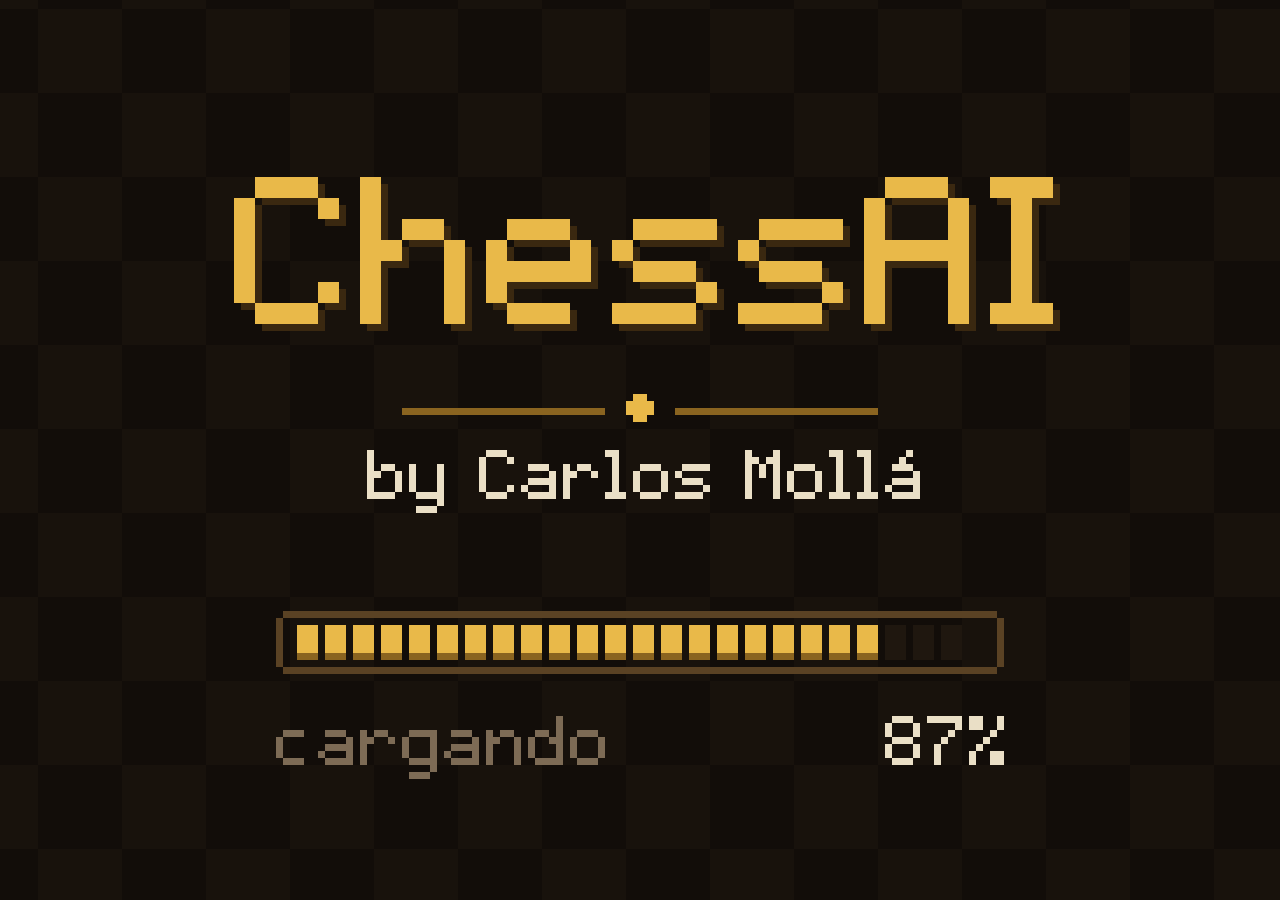
<file: juegos/ajedrez/index.html>
<!DOCTYPE html>
<html lang="es">
	<head>
		<meta charset="utf-8">
		<meta name="viewport" content="width=device-width, user-scalable=no, initial-scale=1.0">
		<title>ChessAI, by Carlos Mollá</title>
		<style>
html, body, #canvas {
	margin: 0;
	padding: 0;
	border: 0;
}

body {
	color: white;
	background-color: black;
	overflow: hidden;
	touch-action: none;
}

#canvas {
	display: block;
}

#canvas:focus {
	outline: none;
}

#status, #status-splash, #status-progress {
	position: absolute;
	left: 0;
	right: 0;
}

#status, #status-splash {
	top: 0;
	bottom: 0;
}

#status {
	background-color: #242424;
	display: flex;
	flex-direction: column;
	justify-content: center;
	align-items: center;
	visibility: hidden;
}

#status-splash {
	max-height: 100%;
	max-width: 100%;
	margin: auto;
}

#status-splash.show-image--false {
	display: none;
}

#status-splash.fullsize--true {
	height: 100%;
	width: 100%;
	object-fit: contain;
}

#status-splash.use-filter--false {
	image-rendering: pixelated;
}

#status-progress, #status-notice {
	display: none;
}

#status-progress {
	bottom: 10%;
	width: 50%;
	margin: 0 auto;
}

#status { background-color: #120d09; transition: opacity .45s ease; }
#status.saliendo { opacity: 0; }
#pixel-carga { position: absolute; inset: 0; width: 100%; height: 100%; image-rendering: pixelated; }
#status-notice {
	position: relative;
	background-color: #5b3943;
	border-radius: 0.5rem;
	border: 1px solid #9b3943;
	color: #e0e0e0;
	font-family: 'Noto Sans', 'Droid Sans', Arial, sans-serif;
	line-height: 1.3;
	margin: 0 2rem;
	overflow: hidden;
	padding: 1rem;
	text-align: center;
	z-index: 1;
}
		</style>
		<link id="-gd-engine-icon" rel="icon" type="image/png" href="index.icon.png" />
<link rel="apple-touch-icon" href="index.apple-touch-icon.png"/>

	</head>
	<body>
		<canvas id="canvas">
			Your browser does not support the canvas tag.
		</canvas>

		<noscript>
			Your browser does not support JavaScript.
		</noscript>

		<div id="status">
			<canvas id="pixel-carga" aria-label="ChessAI, by Carlos Mollá"></canvas>
			<progress id="status-progress"></progress>
			<div id="status-notice"></div>
		</div>

		<script>
// Pantalla de carga en pixel art: «ChessAI, by Carlos Mollá» y barra segmentada.
var PixelCarga = (function () {
	"use strict";
	// Fuente propia de 5 columnas y 11 filas (0-1 acento, 2-8 cuerpo, 9-10 descendentes).
	var G = {
		"C": ["", "", ".###.", "#...#", "#....", "#....", "#....", "#...#", ".###."],
		"h": ["", "", "#....", "#....", "#.##.", "##..#", "#...#", "#...#", "#...#"],
		"e": ["", "", "", "", ".###.", "#...#", "#####", "#....", ".###."],
		"s": ["", "", "", "", ".####", "#....", ".###.", "....#", "####."],
		"A": ["", "", ".###.", "#...#", "#...#", "#####", "#...#", "#...#", "#...#"],
		"I": ["", "", "###", ".#.", ".#.", ".#.", ".#.", ".#.", "###"],
		"b": ["", "", "#....", "#....", "#.##.", "##..#", "#...#", "#...#", "####."],
		"y": ["", "", "", "", "#...#", "#...#", "#...#", "#...#", ".####", "....#", ".###."],
		"a": ["", "", "", "", ".###.", "....#", ".####", "#...#", ".####"],
		"á": ["", "", "...#.", "..#..", ".###.", "....#", ".####", "#...#", ".####"],
		"r": ["", "", "", "", "#.##.", "##..#", "#....", "#....", "#...."],
		"l": ["", "", "##.", ".#.", ".#.", ".#.", ".#.", ".#.", "###"],
		"o": ["", "", "", "", ".###.", "#...#", "#...#", "#...#", ".###."],
		"M": ["", "", "#...#", "##.##", "#.#.#", "#.#.#", "#...#", "#...#", "#...#"],
		"c": ["", "", "", "", ".###.", "#....", "#....", "#....", ".###."],
		"g": ["", "", "", "", ".####", "#...#", "#...#", "#...#", ".####", "....#", ".###."],
		"n": ["", "", "", "", "#.##.", "##..#", "#...#", "#...#", "#...#"],
		"d": ["", "", "....#", "....#", ".##.#", "#..##", "#...#", "#...#", ".####"],
		",": ["", "", "", "", "", "", "", ".#", ".#", "#."],
		"0": ["", "", ".###.", "#...#", "#..##", "#.#.#", "##..#", "#...#", ".###."],
		"1": ["", "", "..#..", ".##..", "..#..", "..#..", "..#..", "..#..", ".###."],
		"2": ["", "", ".###.", "#...#", "....#", "...#.", "..#..", ".#...", "#####"],
		"3": ["", "", "####.", "....#", "....#", ".###.", "....#", "....#", "####."],
		"4": ["", "", "...#.", "..##.", ".#.#.", "#..#.", "#####", "...#.", "...#."],
		"5": ["", "", "#####", "#....", "####.", "....#", "....#", "#...#", ".###."],
		"6": ["", "", ".###.", "#....", "#....", "####.", "#...#", "#...#", ".###."],
		"7": ["", "", "#####", "....#", "...#.", "..#..", ".#...", ".#...", ".#..."],
		"8": ["", "", ".###.", "#...#", "#...#", ".###.", "#...#", "#...#", ".###."],
		"9": ["", "", ".###.", "#...#", "#...#", ".####", "....#", "....#", ".###."],
		"%": ["", "", "##..#", "##..#", "...#.", "..#..", ".#...", "#..##", "#..##"],
		"i": ["", "", ".#", "", "##", ".#", ".#", ".#", "###"]
	};
	function ancho(c) {
		if (c === " ") return 3;
		var g = G[c]; var w = 0;
		for (var i = 0; i < g.length; i++) w = Math.max(w, g[i].length);
		return w;
	}
	function medir(t) {
		var w = 0;
		for (var i = 0; i < t.length; i++) w += ancho(t[i]) + (i ? 1 : 0);
		return w;
	}

	var cv, cx, P = 1, ox = 0, oy = 0;
	var objetivo = 0, mostrado = 0, activo = true, fin = null, t0 = performance.now();
	var W = 172, H = 126; // resolución lógica
	var ETQ = /[?&]lang=en\b/.test(location.search) ? "loading" : "cargando";

	var ORO = "#E9B949", ORO_OSC = "#8A6420", SOMBRA = "#3A2810", CREMA = "#EADFC6", TENUE = "#7D6B55";
	var FONDO_A = "#120D09", FONDO_B = "#18120C", MARCO = "#5A4224";

	function px(x, y, w, h, col) {
		cx.fillStyle = col;
		cx.fillRect(ox + x * P, oy + y * P, w * P, h * P);
	}
	function texto(t, x, y, esc, col, sombra) {
		var cxp = x;
		for (var i = 0; i < t.length; i++) {
			var c = t[i];
			if (c !== " ") {
				var g = G[c];
				for (var f = 0; f < g.length; f++) {
					for (var k = 0; k < g[f].length; k++) {
						if (g[f][k] === "#") {
							if (sombra) px(cxp + k * esc + 1, y + f * esc + 1, esc, esc, sombra);
							px(cxp + k * esc, y + f * esc, esc, esc, col);
						}
					}
				}
			}
			cxp += (ancho(c) + 1) * esc;
		}
	}
	function centrado(t, y, esc, col, sombra) {
		texto(t, Math.round((W - medir(t) * esc) / 2), y, esc, col, sombra);
	}

	function ajustar() {
		var r = window.devicePixelRatio || 1;
		cv.width = Math.round(cv.clientWidth * r);
		cv.height = Math.round(cv.clientHeight * r);
		P = Math.max(1, Math.floor(Math.min(cv.width / W, cv.height / H)));
		ox = Math.floor((cv.width - W * P) / 2);
		oy = Math.floor((cv.height - H * P) / 2);
	}

	function dibujar(ahora) {
		if (!activo) return;
		var t = (ahora - t0) / 1000;
		mostrado += (objetivo - mostrado) * 0.12;
		if (fin && mostrado > 0.995) { mostrado = 1; }

		// Fondo: tablero muy tenue en toda la pantalla
		cx.fillStyle = FONDO_A;
		cx.fillRect(0, 0, cv.width, cv.height);
		var c = 12 * P;
		cx.fillStyle = FONDO_B;
		for (var yy = oy % (2 * c) - 2 * c; yy < cv.height; yy += c) {
			for (var xx = ox % (2 * c) - 2 * c; xx < cv.width; xx += c) {
				if (((Math.round((xx - ox) / c) + Math.round((yy - oy) / c)) & 1) === 0) cx.fillRect(xx, yy, c, c);
			}
		}

		// Título
		centrado("ChessAI", 18, 3, ORO, SOMBRA);
		// Ornamento: línea fina con rombo central
		var cxm = W / 2;
		px(cxm - 34, 57, 29, 1, ORO_OSC);
		px(cxm + 5, 57, 29, 1, ORO_OSC);
		px(cxm - 1, 55, 2, 1, ORO); px(cxm - 2, 56, 4, 1, ORO); px(cxm - 2, 57, 4, 1, ORO); px(cxm - 1, 58, 2, 1, ORO);
		// Autor
		centrado("by Carlos Mollá", 61, 1, CREMA, null);

		// Barra: marco con esquinas recortadas
		var bw = 104, bh = 9, bx = Math.round((W - bw) / 2), by = 86;
		px(bx + 1, by, bw - 2, 1, MARCO); px(bx + 1, by + bh - 1, bw - 2, 1, MARCO);
		px(bx, by + 1, 1, bh - 2, MARCO); px(bx + bw - 1, by + 1, 1, bh - 2, MARCO);
		// Segmentos de 3 px con 1 px de separación
		var interior = bw - 6, n = Math.floor((interior + 1) / 4);
		var llenos = Math.round(mostrado * n);
		for (var i = 0; i < n; i++) {
			var x = bx + 3 + i * 4;
			if (i < llenos) {
				px(x, by + 2, 3, bh - 4, ORO);
				px(x, by + bh - 3, 3, 1, ORO_OSC);
			} else {
				px(x, by + 2, 3, bh - 4, "#1F170F");
			}
		}
		// Brillo que recorre la parte llena
		if (llenos > 0 && !fin) {
			var b = Math.floor(t * 14) % (llenos + 6);
			if (b < llenos) px(bx + 3 + b * 4, by + 2, 3, 1, "#FFF1C2");
		}

		// Estado
		var pct = Math.round(mostrado * 100) + "%";
		var puntos = Math.floor(t * 2.5) % 4;
		var w1 = medir(ETQ);
		var xl = bx;
		texto(ETQ, xl, 99, 1, TENUE, null);
		for (var d = 0; d < 3; d++) if (d < puntos) px(xl + w1 + 2 + d * 3, 106, 1, 1, TENUE);
		texto(pct, bx + bw - medir(pct), 99, 1, CREMA, null);

		requestAnimationFrame(dibujar);
	}

	function iniciar() {
		cv = document.getElementById("pixel-carga");
		if (!cv) return;
		cx = cv.getContext("2d");
		ajustar();
		window.addEventListener("resize", ajustar);
		requestAnimationFrame(dibujar);
	}
	if (document.readyState === "loading") document.addEventListener("DOMContentLoaded", iniciar); else iniciar();

	return {
		progreso: function (f) { objetivo = Math.max(objetivo, Math.min(1, f) * 0.96); },
		terminar: function (hecho) {
			objetivo = 1; fin = true;
			var capa = document.getElementById("status");
			var esperar = function () {
				if (mostrado < 0.995) { setTimeout(esperar, 60); return; }
				setTimeout(function () {
					capa.classList.add("saliendo");
					setTimeout(function () { activo = false; hecho(); }, 480);
				}, 450);
			};
			esperar();
		},
		parar: function () { activo = false; if (cv) cv.style.display = "none"; }
	};
}());

		</script>
		<script src="index.js"></script>
		<script>
const GODOT_CONFIG = {"args":[],"canvasResizePolicy":2,"emscriptenPoolSize":8,"ensureCrossOriginIsolationHeaders":true,"executable":"index","experimentalVK":false,"fileSizes":{"index.pck":123552,"index.wasm":36145869},"focusCanvas":true,"gdextensionLibs":[],"godotPoolSize":4};
const GODOT_THREADS_ENABLED = false;
const engine = new Engine(GODOT_CONFIG);

(function () {
	const statusOverlay = document.getElementById('status');
	const statusProgress = document.getElementById('status-progress');
	const statusNotice = document.getElementById('status-notice');

	let initializing = true;
	let statusMode = '';

	function setStatusMode(mode) {
		if (statusMode === mode || !initializing) {
			return;
		}
		if (mode === 'hidden') {
			initializing = false;
			PixelCarga.terminar(function () { statusOverlay.remove(); });
			return;
		}
		statusOverlay.style.visibility = 'visible';
		statusProgress.style.display = 'none';
		statusNotice.style.display = mode === 'notice' ? 'block' : 'none';
		statusMode = mode;
	}

	function setStatusNotice(text) {
		while (statusNotice.lastChild) {
			statusNotice.removeChild(statusNotice.lastChild);
		}
		const lines = text.split('\n');
		lines.forEach((line) => {
			statusNotice.appendChild(document.createTextNode(line));
			statusNotice.appendChild(document.createElement('br'));
		});
	}

	function displayFailureNotice(err) {
		console.error(err);
		if (err instanceof Error) {
			setStatusNotice(err.message);
		} else if (typeof err === 'string') {
			setStatusNotice(err);
		} else {
			setStatusNotice('An unknown error occurred.');
		}
		PixelCarga.parar();
		setStatusMode('notice');
		initializing = false;
	}

	const missing = Engine.getMissingFeatures({
		threads: GODOT_THREADS_ENABLED,
	});

	if (missing.length !== 0) {
		if (GODOT_CONFIG['serviceWorker'] && GODOT_CONFIG['ensureCrossOriginIsolationHeaders'] && 'serviceWorker' in navigator) {
			let serviceWorkerRegistrationPromise;
			try {
				serviceWorkerRegistrationPromise = navigator.serviceWorker.getRegistration();
			} catch (err) {
				serviceWorkerRegistrationPromise = Promise.reject(new Error('Service worker registration failed.'));
			}
			// There's a chance that installing the service worker would fix the issue
			Promise.race([
				serviceWorkerRegistrationPromise.then((registration) => {
					if (registration != null) {
						return Promise.reject(new Error('Service worker already exists.'));
					}
					return registration;
				}).then(() => engine.installServiceWorker()),
				// For some reason, `getRegistration()` can stall
				new Promise((resolve) => {
					setTimeout(() => resolve(), 2000);
				}),
			]).then(() => {
				// Reload if there was no error.
				window.location.reload();
			}).catch((err) => {
				console.error('Error while registering service worker:', err);
			});
		} else {
			// Display the message as usual
			const missingMsg = 'Error\nThe following features required to run Godot projects on the Web are missing:\n';
			displayFailureNotice(missingMsg + missing.join('\n'));
		}
	} else {
		setStatusMode('progress');
		engine.startGame({
			'onProgress': function (current, total) {
				if (current > 0 && total > 0) {
					statusProgress.value = current;
					statusProgress.max = total;
					PixelCarga.progreso(current / total);
				} else {
					statusProgress.removeAttribute('value');
					statusProgress.removeAttribute('max');
				}
			},
		}).then(() => {
			setStatusMode('hidden');
		}, displayFailureNotice);
	}
}());
		</script>
	</body>
</html>
</file>
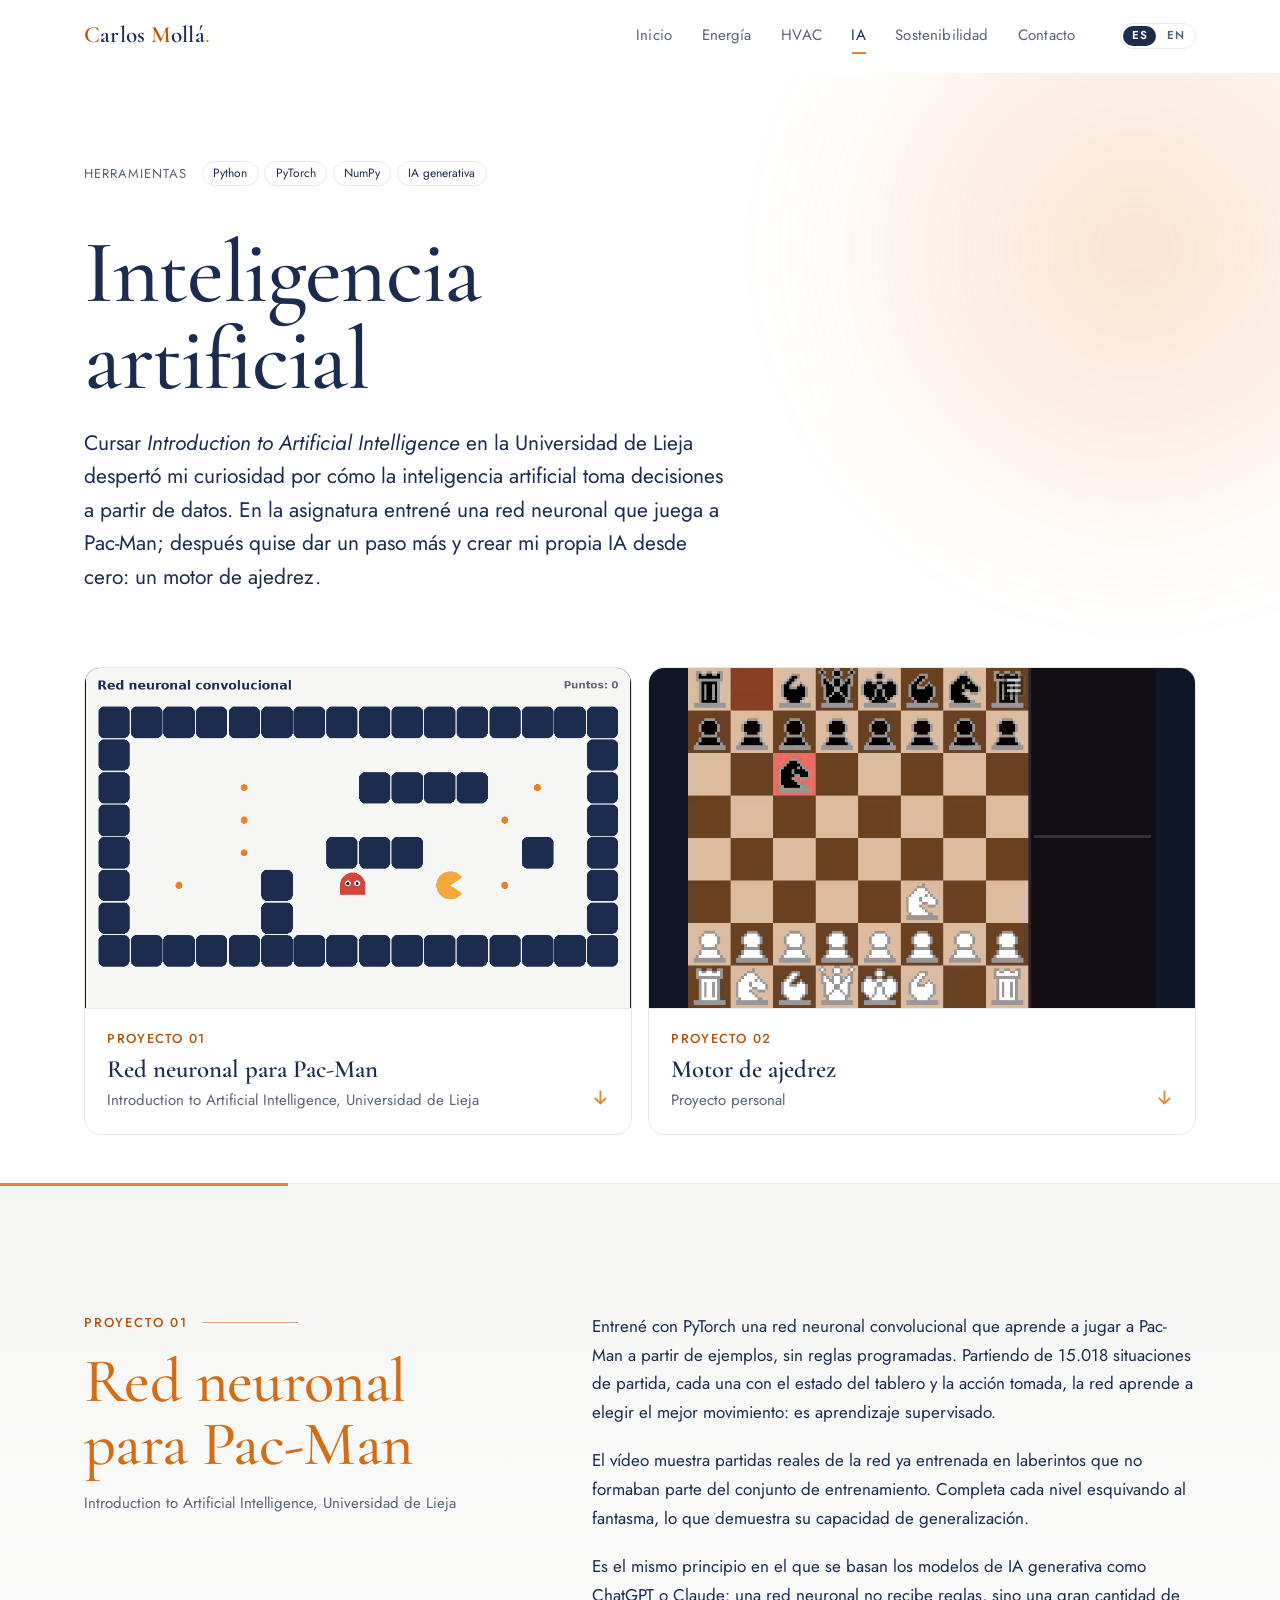
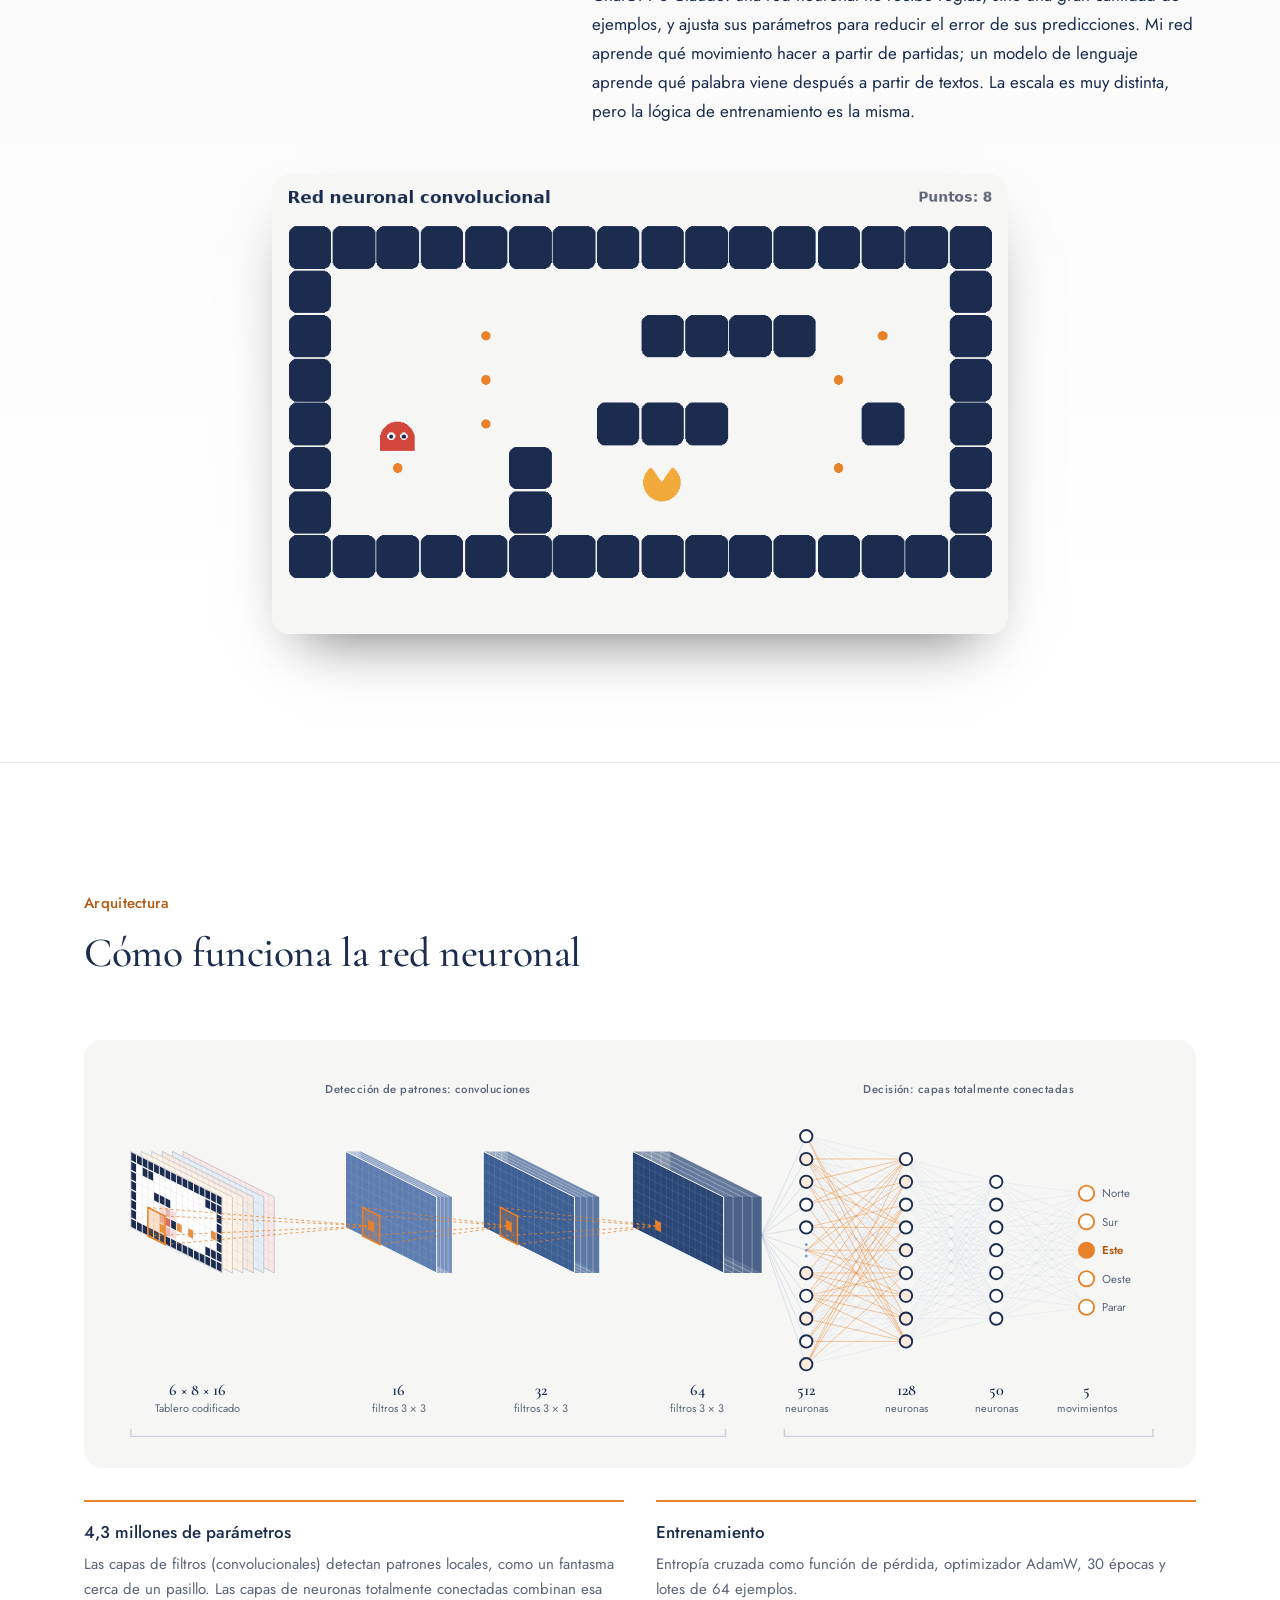
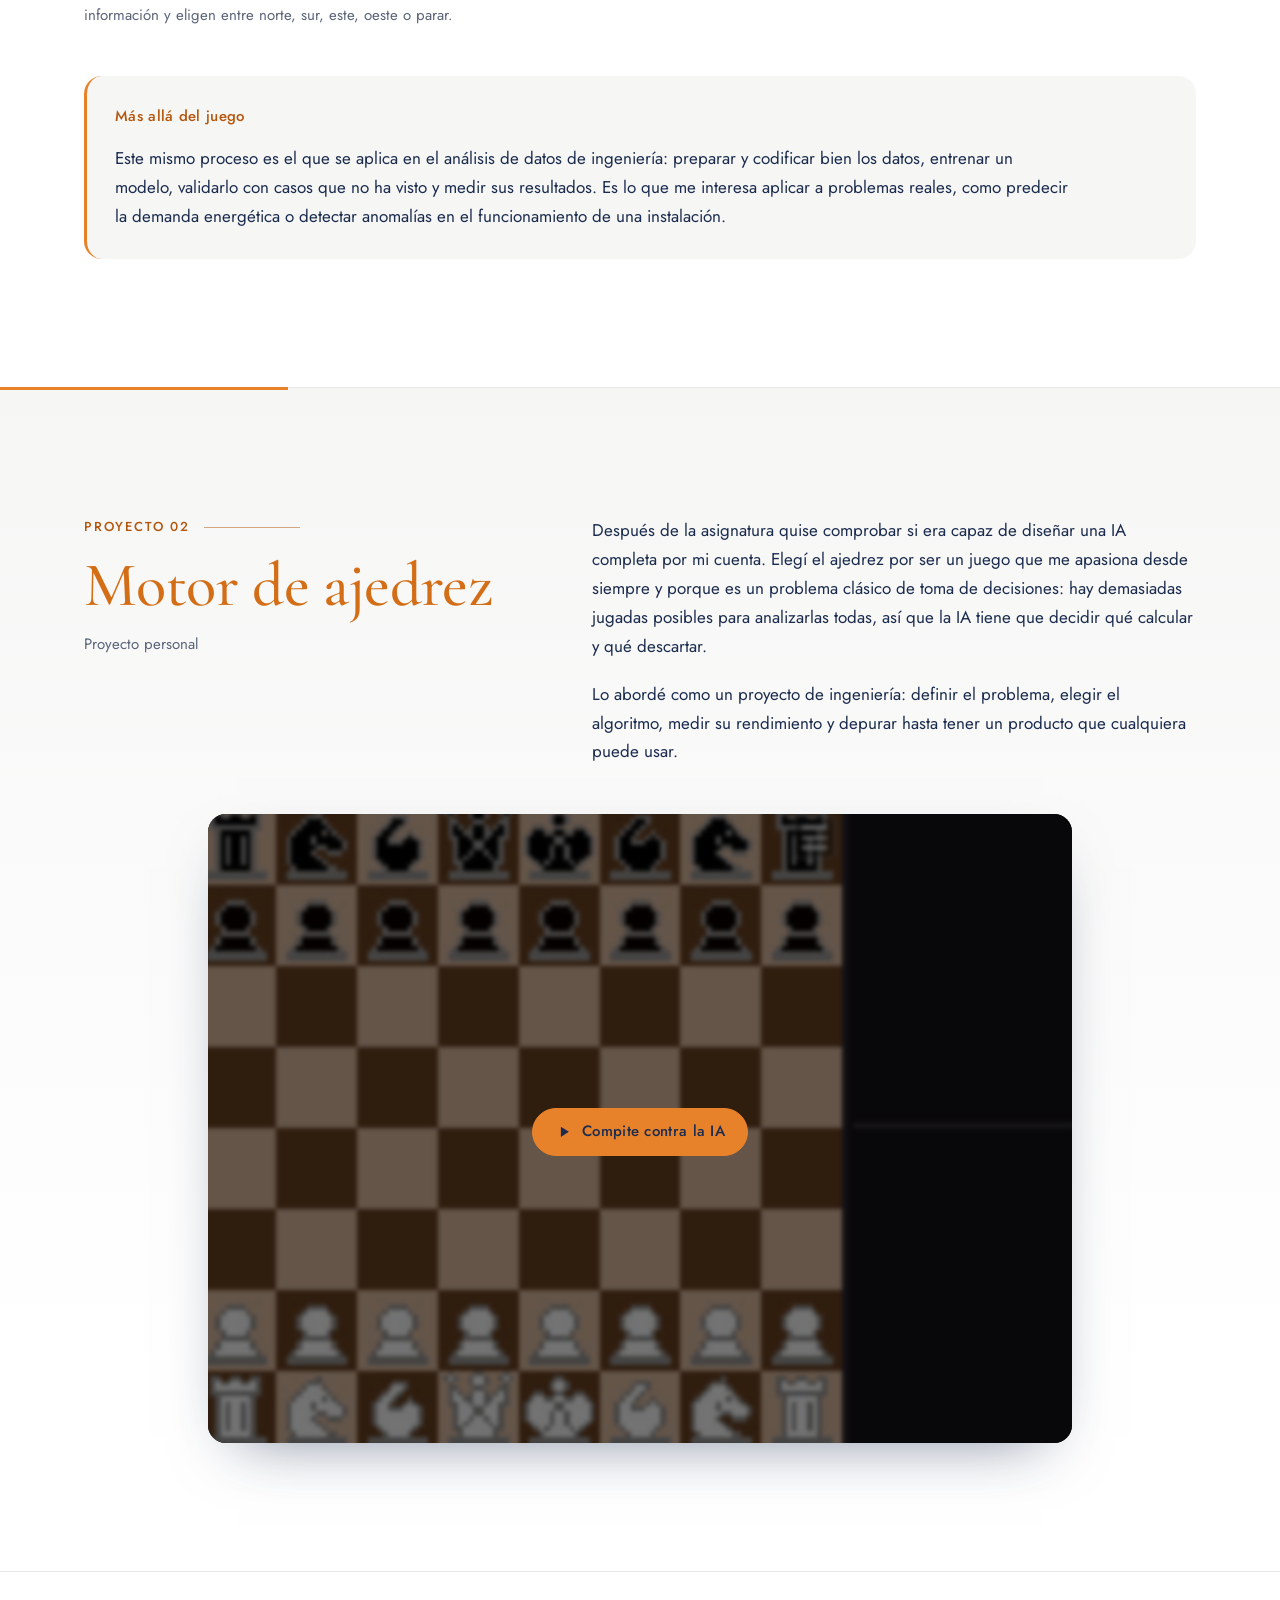
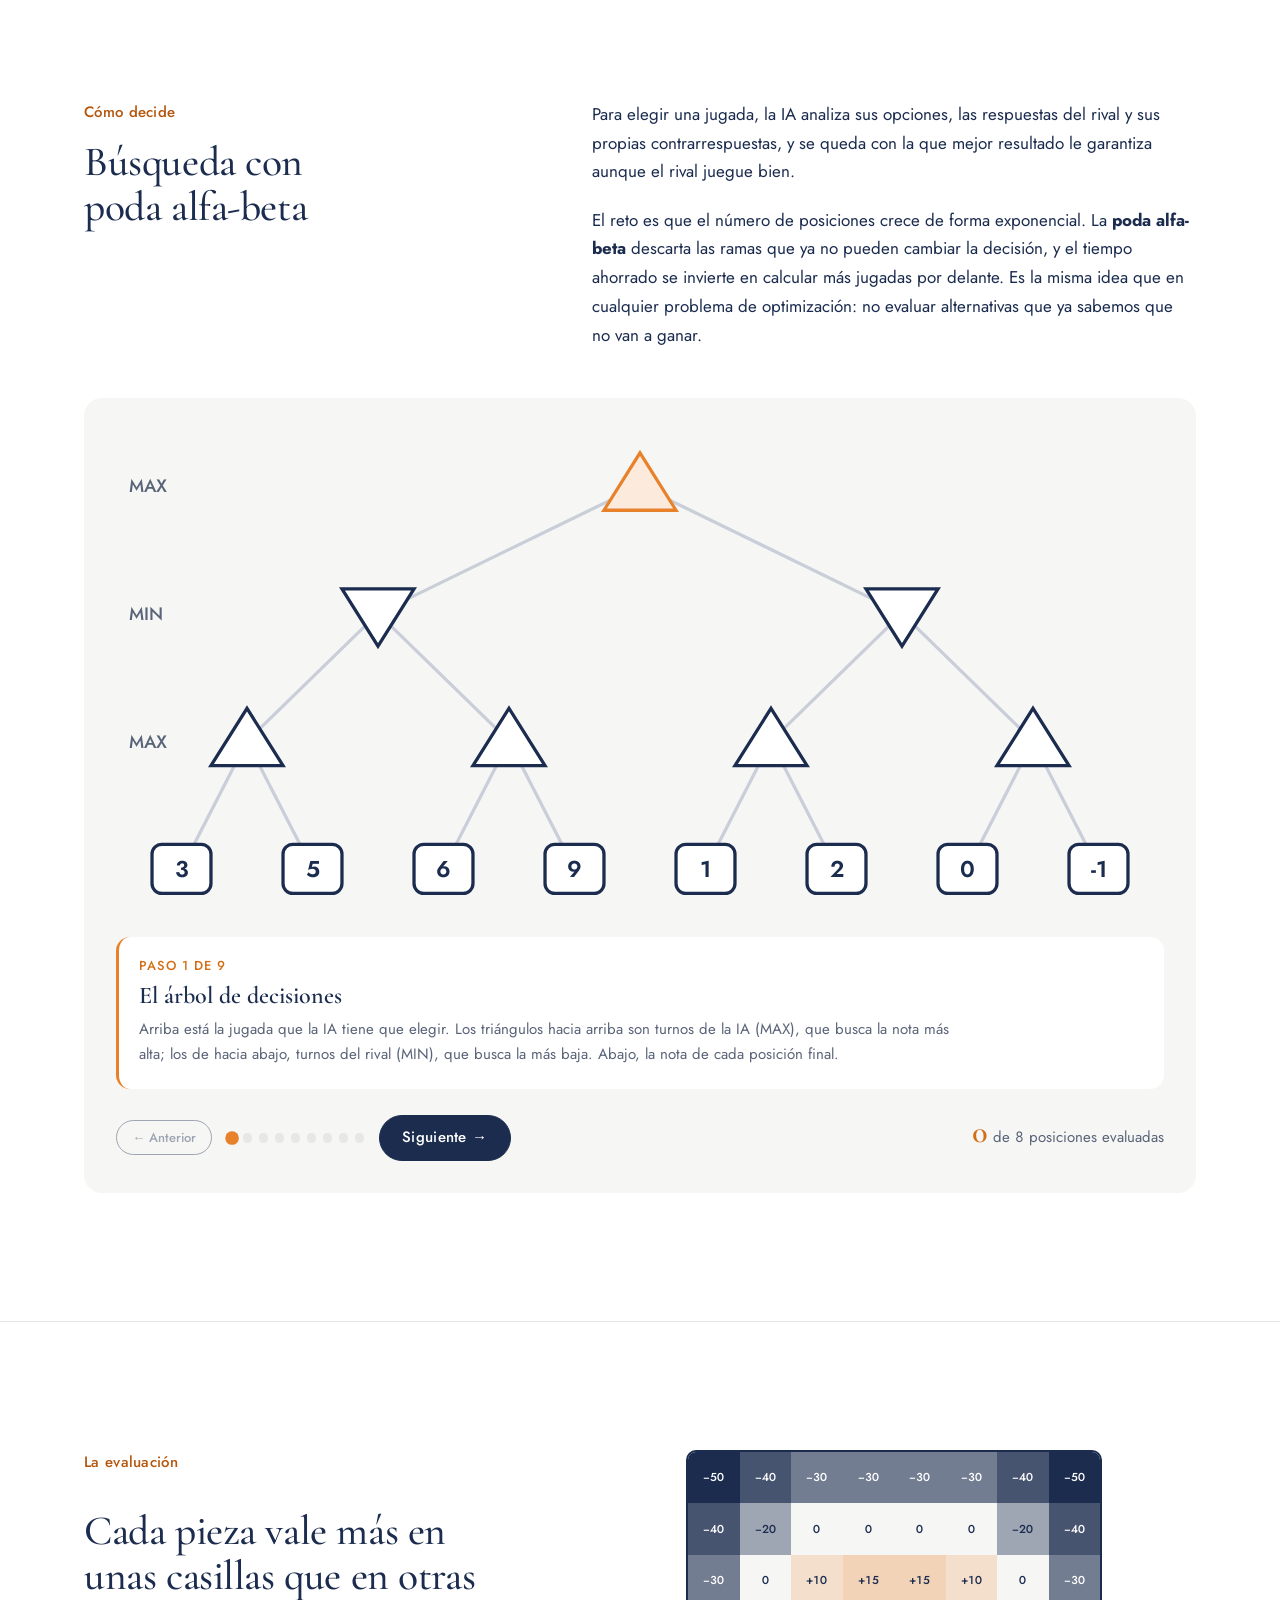
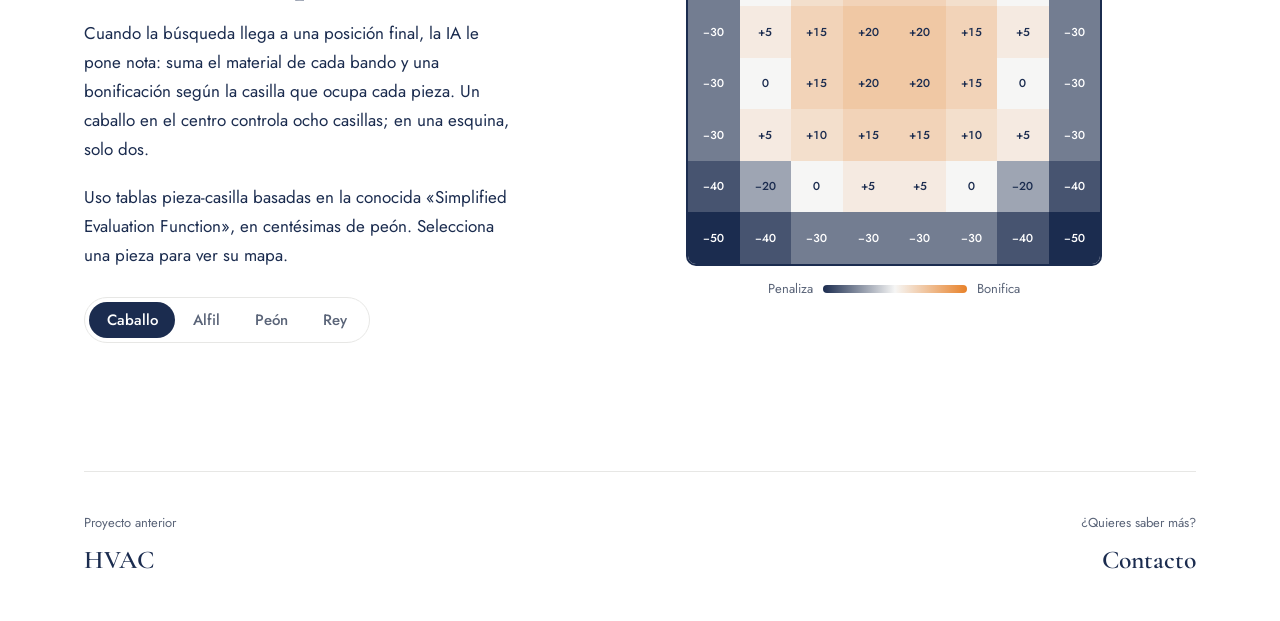
<file: ia.html>
<!DOCTYPE html>
<html lang="es">
<head>
<meta charset="utf-8">
<meta name="viewport" content="width=device-width, initial-scale=1, viewport-fit=cover">
<title>Inteligencia artificial | Carlos Mollá</title>
<meta name="description" content="Proyectos de inteligencia artificial de Carlos Mollá: un motor de ajedrez propio con búsqueda alfa-beta, jugable en el navegador, y una red neuronal convolucional que juega a Pac-Man.">
<meta property="og:title" content="Inteligencia artificial, proyectos de Carlos Mollá">
<meta property="og:description" content="Compite contra mi motor de ajedrez y descubre cómo una red neuronal aprende a jugar a Pac-Man.">
<meta property="og:image" content="assets/ia/ajedrez-poster.jpg">
<meta name="theme-color" content="#FFFFFF">
<meta name="color-scheme" content="light">
<link rel="icon" href="assets/favicon.svg" type="image/svg+xml">
<link rel="alternate" hreflang="es" href="ia.html">
<link rel="alternate" hreflang="en" href="en/ia.html">
<link rel="preconnect" href="https://fonts.googleapis.com">
<link rel="preconnect" href="https://fonts.gstatic.com" crossorigin>
<link rel="stylesheet" href="https://fonts.googleapis.com/css2?family=Cormorant+Garamond:ital,wght@0,500;0,600;1,500&family=Jost:wght@400;500&display=swap">
<link rel="stylesheet" href="css/estilo.css">
</head>
<body class="pag-proyecto">
<a class="saltar" href="#contenido">Saltar al contenido</a>
<div class="progreso" id="progreso" aria-hidden="true"></div>

<header class="cabecera" id="cabecera">
  <div class="envoltura">
    <a class="marca" href="index.html"><span class="ini">C</span>arlos <span class="ini">M</span>ollá<span>.</span></a>
    <nav class="pestanas" aria-label="Secciones">
      <ul id="pestanas">
        <li><a href="index.html">Inicio</a></li>
        <li><a href="energia.html">Energía</a></li>
        <li><a href="hvac.html">HVAC</a></li>
        <li><a href="ia.html" aria-current="page">IA</a></li>
        <li><a href="sostenibilidad.html">Sostenibilidad</a></li>
        <li><a href="index.html#contacto">Contacto</a></li>
        <li class="indicador" id="indicador" aria-hidden="true"></li>
      </ul>
    </nav>
    <div class="idioma" role="group" aria-label="Idioma"><a href="ia.html" hreflang="es" lang="es" aria-current="true" title="Español">ES</a><a href="en/ia.html" hreflang="en" lang="en" title="English">EN</a></div>
  </div>
</header>

<main id="contenido">

  <!-- CABECERA -->
  <section class="proyecto-cabeza" aria-labelledby="titulo">
    <div class="halo" aria-hidden="true"></div>
    <div class="envoltura proyecto-rejilla una-col">
      <div class="herr-pagina" aria-label="Herramientas utilizadas"><span>Herramientas</span><ul><li>Python</li><li>PyTorch</li><li>NumPy</li><li>IA generativa</li></ul></div>
      <div class="proyecto-texto">
        <h1 id="titulo">Inteligencia artificial</h1>
        <p class="entrada">Cursar <em>Introduction to Artificial Intelligence</em> en la Universidad de Lieja despertó mi curiosidad por cómo la inteligencia artificial toma decisiones a partir de datos. En la asignatura entrené una red neuronal que juega a Pac-Man; después quise dar un paso más y crear mi propia IA desde cero: un motor de ajedrez.</p>
      </div>
    </div>
  </section>

  <!-- ÍNDICE DE PROYECTOS -->
  <nav class="seccion indice-seccion" aria-label="Proyectos de esta página">
    <div class="envoltura indice">
        <a class="indice-proy con-video revelar" href="#pacman">
          <span class="ip-video"><video autoplay muted loop playsinline preload="metadata" poster="assets/ia/pacman-poster.jpg" aria-label="Partidas reales de la red neuronal entrenada"><source src="assets/ia/pacman-agente.webm" type="video/webm"><source src="assets/ia/pacman-agente.mp4" type="video/mp4"></video></span>
          <span class="ip-num">Proyecto 01</span>
          <strong>Red neuronal para Pac-Man</strong>
          <span class="ip-ctx">Introduction to Artificial Intelligence, Universidad de Lieja</span>
          <svg viewBox="0 0 24 24" fill="none" stroke="currentColor" stroke-width="2" stroke-linecap="round" stroke-linejoin="round" aria-hidden="true"><path d="M12 5v14"/><path d="m6 13 6 6 6-6"/></svg>
        </a>
        <a class="indice-proy con-video revelar" href="#ajedrez" style="--retraso:.08s">
          <span class="ip-video"><video autoplay muted loop playsinline preload="metadata" poster="assets/ia/ajedrez-poster.jpg" aria-label="Partida contra el motor de ajedrez en nivel Gran Maestro"><source src="assets/ia/ajedrez-partida.webm" type="video/webm"><source src="assets/ia/ajedrez-partida.mp4" type="video/mp4"></video></span>
          <span class="ip-num">Proyecto 02</span>
          <strong>Motor de ajedrez</strong>
          <span class="ip-ctx">Proyecto personal</span>
          <svg viewBox="0 0 24 24" fill="none" stroke="currentColor" stroke-width="2" stroke-linecap="round" stroke-linejoin="round" aria-hidden="true"><path d="M12 5v14"/><path d="m6 13 6 6 6-6"/></svg>
        </a>
    </div>
  </nav>


  <!-- ===================== PAC-MAN ===================== -->
  <section class="seccion proyecto-banda" id="pacman" aria-labelledby="t-pacman">
    <div class="envoltura">
      <div class="dos-col">
        <div class="seccion-cabeza revelar">
          <span class="banda-num">Proyecto 01</span>
          <h2 id="t-pacman">Red neuronal para Pac-Man</h2>
          <p class="banda-ctx">Introduction to Artificial Intelligence, Universidad de Lieja</p>
        </div>
        <div class="prosa">
          <p class="revelar">Entrené con PyTorch una red neuronal convolucional que aprende a jugar a Pac-Man a partir de ejemplos, sin reglas programadas. Partiendo de 15.018 situaciones de partida, cada una con el estado del tablero y la acción tomada, la red aprende a elegir el mejor movimiento: es aprendizaje supervisado.</p>
          <p class="revelar">El vídeo muestra partidas reales de la red ya entrenada en laberintos que no formaban parte del conjunto de entrenamiento. Completa cada nivel esquivando al fantasma, lo que demuestra su capacidad de generalización.</p>
          <p class="revelar">Es el mismo principio en el que se basan los modelos de IA generativa como ChatGPT o Claude: una red neuronal no recibe reglas, sino una gran cantidad de ejemplos, y ajusta sus parámetros para reducir el error de sus predicciones. Mi red aprende qué movimiento hacer a partir de partidas; un modelo de lenguaje aprende qué palabra viene después a partir de textos. La escala es muy distinta, pero la lógica de entrenamiento es la misma.</p>
        </div>
      </div>
      <figure class="video-pacman revelar">
        <video autoplay muted loop playsinline aria-label="Partidas reales de la red neuronal entrenada jugando en laberintos que no vio durante el entrenamiento">
          <source src="assets/ia/pacman-agente.webm" type="video/webm">
          <source src="assets/ia/pacman-agente.mp4" type="video/mp4">
        </video>
      </figure>
    </div>
  </section>

  <!-- Arquitectura -->
  <section class="seccion" aria-labelledby="t-red">
    <div class="envoltura">
      <div class="seccion-cabeza revelar">
        <span class="antetitulo">Arquitectura</span>
        <h2 id="t-red" class="titulo-naranja">Cómo funciona la red neuronal</h2>
      </div>
      <figure class="red3d revelar" id="red3d">
        <div class="red3d-lienzo"><svg id="red3d-svg" viewBox="0 0 1120 400" role="img" aria-labelledby="red3d-t"><title id="red3d-t">Arquitectura de la red: entrada de 6 capas de 8 por 16 casillas, tres capas convolucionales de 16, 32 y 64 filtros que recorren el tablero, y capas densas de 512, 128 y 50 neuronas que terminan en 5 movimientos posibles</title></svg></div>
      </figure>
      <div class="lista-ventajas red-datos">
        <div class="revelar"><strong>4,3 millones de parámetros</strong><span>Las capas de filtros (convolucionales) detectan patrones locales, como un fantasma cerca de un pasillo. Las capas de neuronas totalmente conectadas combinan esa información y eligen entre norte, sur, este, oeste o parar.</span></div>
        <div class="revelar" style="--retraso:.08s"><strong>Entrenamiento</strong><span>Entropía cruzada como función de pérdida, optimizador AdamW, 30 épocas y lotes de 64 ejemplos.</span></div>
      </div>
      <div class="ia-aplicacion revelar">
        <span class="antetitulo">Más allá del juego</span>
        <p>Este mismo proceso es el que se aplica en el análisis de datos de ingeniería: preparar y codificar bien los datos, entrenar un modelo, validarlo con casos que no ha visto y medir sus resultados. Es lo que me interesa aplicar a problemas reales, como predecir la demanda energética o detectar anomalías en el funcionamiento de una instalación.</p>
      </div>
    </div>
  </section>

  <!-- ===================== AJEDREZ ===================== -->
  <section class="seccion proyecto-banda" id="ajedrez" aria-labelledby="t-ajedrez">
    <div class="envoltura">
      <div class="dos-col">
        <div class="seccion-cabeza revelar">
          <span class="banda-num">Proyecto 02</span>
          <h2 id="t-ajedrez">Motor de ajedrez</h2>
          <p class="banda-ctx">Proyecto personal</p>
        </div>
        <div class="prosa">
          <p class="revelar">Después de la asignatura quise comprobar si era capaz de diseñar una IA completa por mi cuenta. Elegí el ajedrez por ser un juego que me apasiona desde siempre y porque es un problema clásico de toma de decisiones: hay demasiadas jugadas posibles para analizarlas todas, así que la IA tiene que decidir qué calcular y qué descartar.</p>
          <p class="revelar">Lo abordé como un proyecto de ingeniería: definir el problema, elegir el algoritmo, medir su rendimiento y depurar hasta tener un producto que cualquiera puede usar.</p>
        </div>
      </div>

      <div class="juego revelar" id="jugar">
        <div class="juego-pantalla" id="juego-pantalla">
          <img src="assets/ia/ajedrez-poster.jpg" alt="" class="juego-fondo" width="660" height="480">
          <div class="juego-invitacion">
            <button type="button" class="boton principal" id="juego-cargar">
              <svg viewBox="0 0 24 24" fill="currentColor" aria-hidden="true"><path d="M8 5v14l11-7z"/></svg>
              Compite contra la IA
            </button>
          </div>
        </div>
      </div>
    </div>
  </section>

  <!-- Cómo decide: alfa-beta -->
  <section class="seccion" id="alfabeta" aria-labelledby="t-alfabeta">
    <div class="envoltura">
      <div class="dos-col">
        <div class="seccion-cabeza revelar">
          <span class="antetitulo">Cómo decide</span>
          <h2 id="t-alfabeta">Búsqueda con poda alfa-beta</h2>
        </div>
        <div class="prosa">
          <p class="revelar">Para elegir una jugada, la IA analiza sus opciones, las respuestas del rival y sus propias contrarrespuestas, y se queda con la que mejor resultado le garantiza aunque el rival juegue bien.</p>
          <p class="revelar">El reto es que el número de posiciones crece de forma exponencial. La <strong>poda alfa-beta</strong> descarta las ramas que ya no pueden cambiar la decisión, y el tiempo ahorrado se invierte en calcular más jugadas por delante. Es la misma idea que en cualquier problema de optimización: no evaluar alternativas que ya sabemos que no van a ganar.</p>
        </div>
      </div>
      <div class="arbol revelar" id="arbol">
        <div class="arbol-lienzo">
          <svg id="arbol-svg" viewBox="0 0 640 300" role="img" aria-labelledby="arbol-t">
            <title id="arbol-t">Árbol de búsqueda de tres niveles con ocho posiciones finales. Con la poda alfa-beta solo se evalúan cinco de las ocho.</title>
          </svg>
        </div>
        <div class="arbol-paso">
          <p class="arbol-num" id="arbol-num">Paso 1 de 9</p>
          <h3 id="arbol-titulo"></h3>
          <p id="arbol-texto" aria-live="polite"></p>
        </div>
        <div class="arbol-pie">
          <div class="arbol-nav">
            <button type="button" class="bat-boton" id="arbol-ant" aria-label="Paso anterior">← Anterior</button>
            <div class="arbol-puntos" id="arbol-puntos" aria-hidden="true"></div>
            <button type="button" class="boton principal arbol-sig" id="arbol-sig" aria-label="Paso siguiente">Siguiente →</button>
          </div>
          <p class="arbol-contador"><strong id="arbol-n">0</strong> de 8 posiciones evaluadas</p>
        </div>
      </div>
    </div>
  </section>

  <!-- Evaluación -->
  <section class="seccion" aria-labelledby="t-eval">
    <div class="envoltura dos-col">
      <div class="prosa">
        <span class="antetitulo revelar">La evaluación</span>
        <h2 id="t-eval" class="revelar">Cada pieza vale más en unas casillas que en otras</h2>
        <p class="revelar">Cuando la búsqueda llega a una posición final, la IA le pone nota: suma el material de cada bando y una bonificación según la casilla que ocupa cada pieza. Un caballo en el centro controla ocho casillas; en una esquina, solo dos.</p>
        <p class="revelar">Uso tablas pieza-casilla basadas en la conocida «Simplified Evaluation Function», en centésimas de peón. Selecciona una pieza para ver su mapa.</p>
        <div class="estaciones revelar" role="group" aria-label="Pieza" id="pst-piezas">
          <button type="button" class="estacion" data-pieza="caballo" aria-pressed="true">Caballo</button>
          <button type="button" class="estacion" data-pieza="alfil" aria-pressed="false">Alfil</button>
          <button type="button" class="estacion" data-pieza="peon" aria-pressed="false">Peón</button>
          <button type="button" class="estacion" data-pieza="rey" aria-pressed="false">Rey</button>
        </div>
      </div>
      <div class="pst revelar">
        <div class="pst-tablero" id="pst-tablero" role="grid" aria-label="Bonificación por casilla"></div>
        <div class="pst-escala" aria-hidden="true"><span>Penaliza</span><i></i><span>Bonifica</span></div>
      </div>
    </div>
  </section>

  <div class="envoltura">
    <nav class="siguiente-proyecto" aria-label="Otros proyectos">
      <a href="hvac.html"><span>Proyecto anterior</span><strong>HVAC</strong></a>
      <a href="index.html#contacto" style="text-align:right"><span>¿Quieres saber más?</span><strong>Contacto</strong></a>
    </nav>
  </div>
</main>

<script>window.PAC_ESTADO = {"W": 16, "H": 8, "walls": [[1, 1, 1, 1, 1, 1, 1, 1, 1, 1, 1, 1, 1, 1, 1, 1], [1, 0, 0, 0, 0, 0, 0, 0, 0, 0, 0, 0, 0, 1, 1, 1], [1, 0, 0, 0, 0, 0, 0, 1, 0, 0, 0, 0, 0, 0, 0, 1], [1, 0, 0, 0, 0, 0, 0, 0, 0, 0, 0, 0, 0, 0, 0, 1], [1, 0, 0, 0, 1, 1, 1, 0, 0, 0, 0, 0, 0, 0, 0, 1], [1, 0, 0, 0, 0, 0, 0, 0, 0, 0, 0, 0, 0, 0, 0, 1], [1, 0, 1, 1, 0, 0, 0, 0, 0, 0, 0, 0, 0, 1, 1, 1], [1, 1, 1, 1, 1, 1, 1, 1, 1, 1, 1, 1, 1, 1, 1, 1]], "pac": [5, 1], "ghosts": [[6.0, 2.0, 0]], "food": [[8, 2], [10, 2], [14, 3]], "caps": [[4, 2], [9, 5]], "dir": "West", "asustado": [[7.5, 1.0, 37]], "pac2": [6, 2]};</script>
<script src="js/main.js"></script>
<script src="js/ia.js"></script>
</body>
</html>
</file>
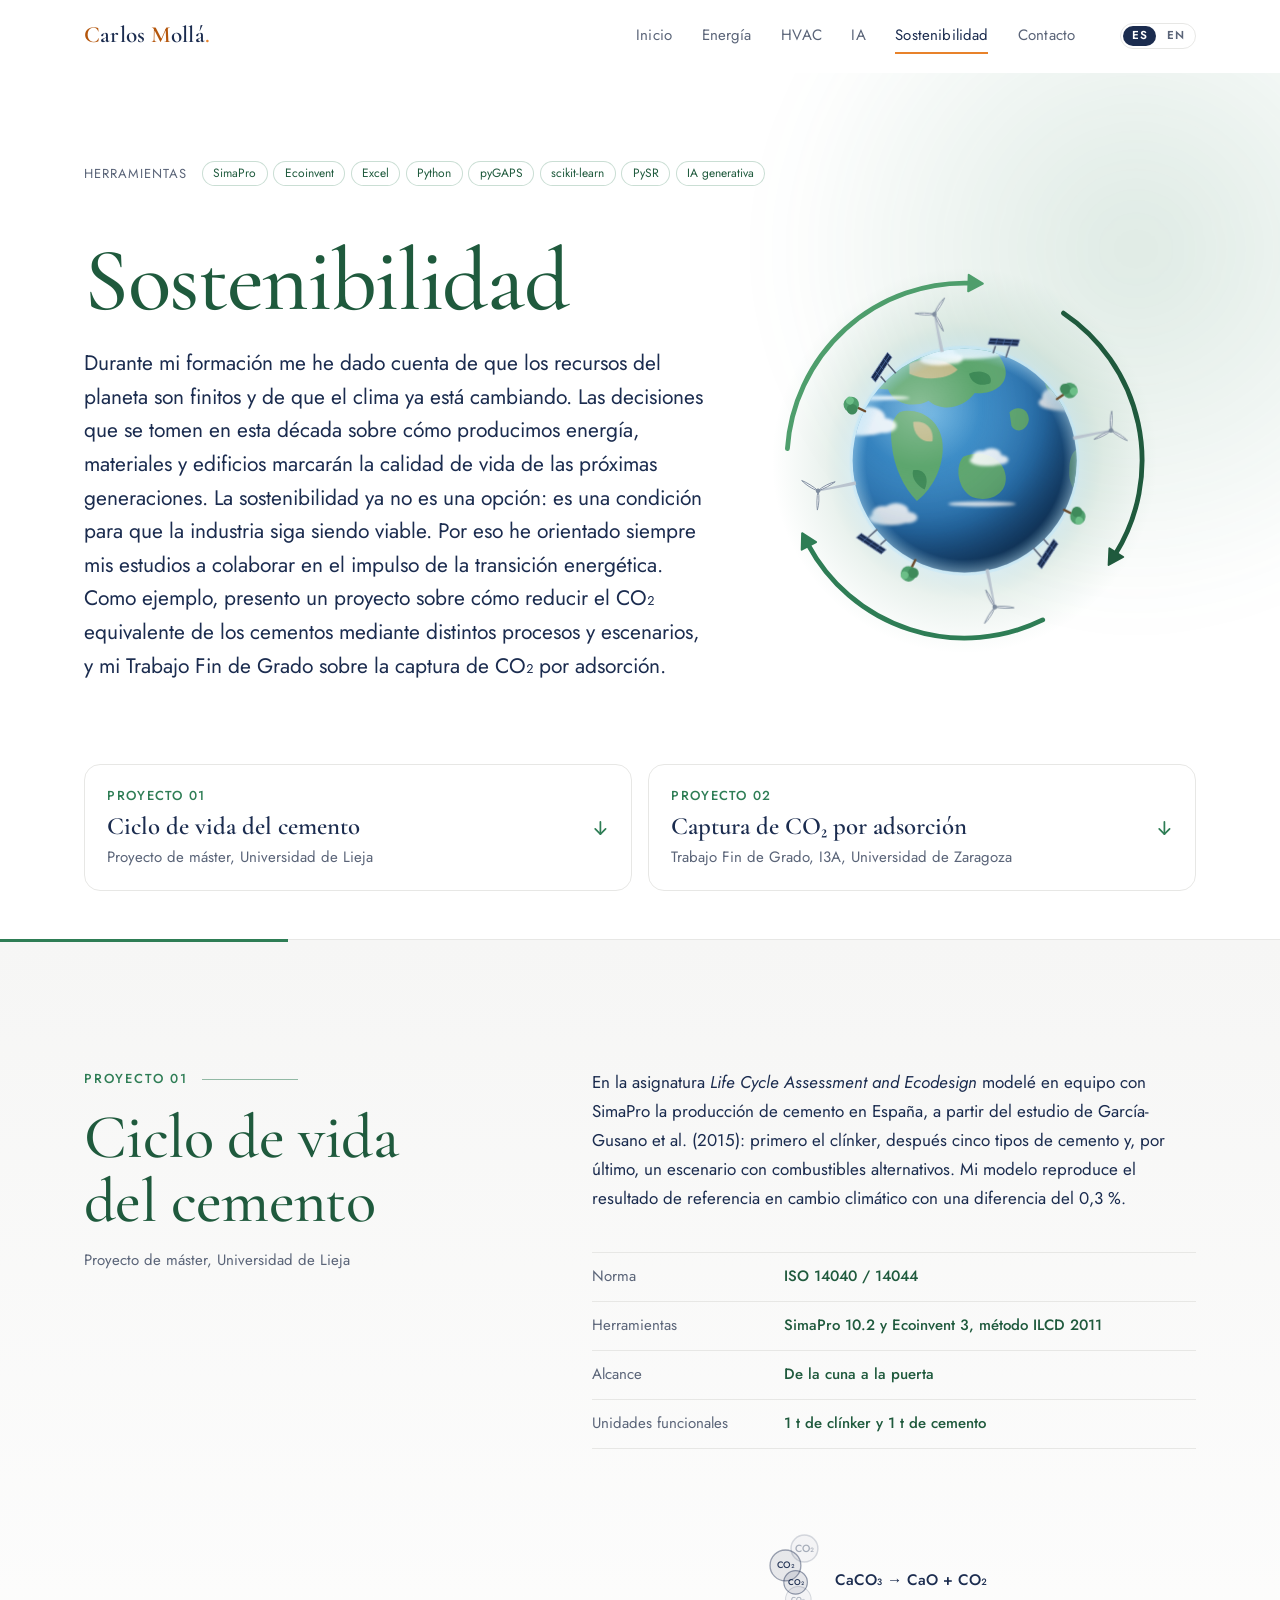
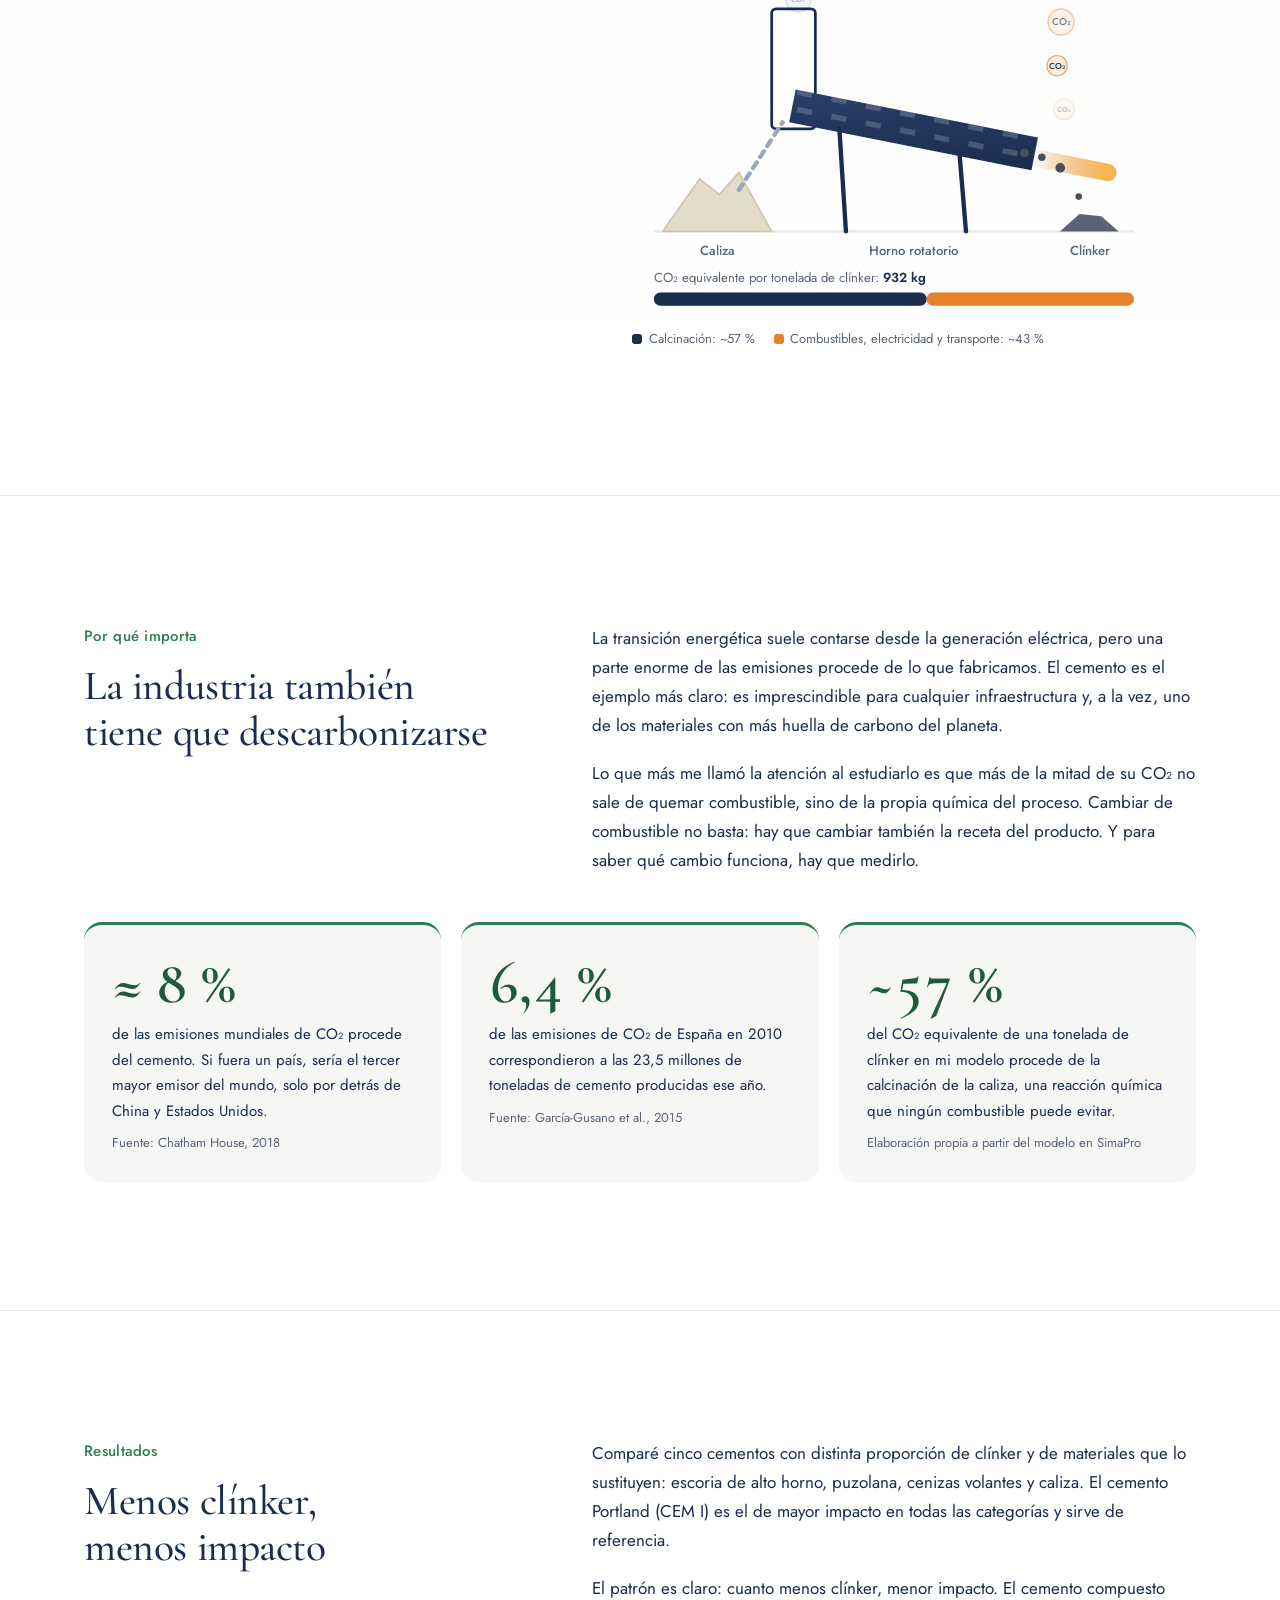
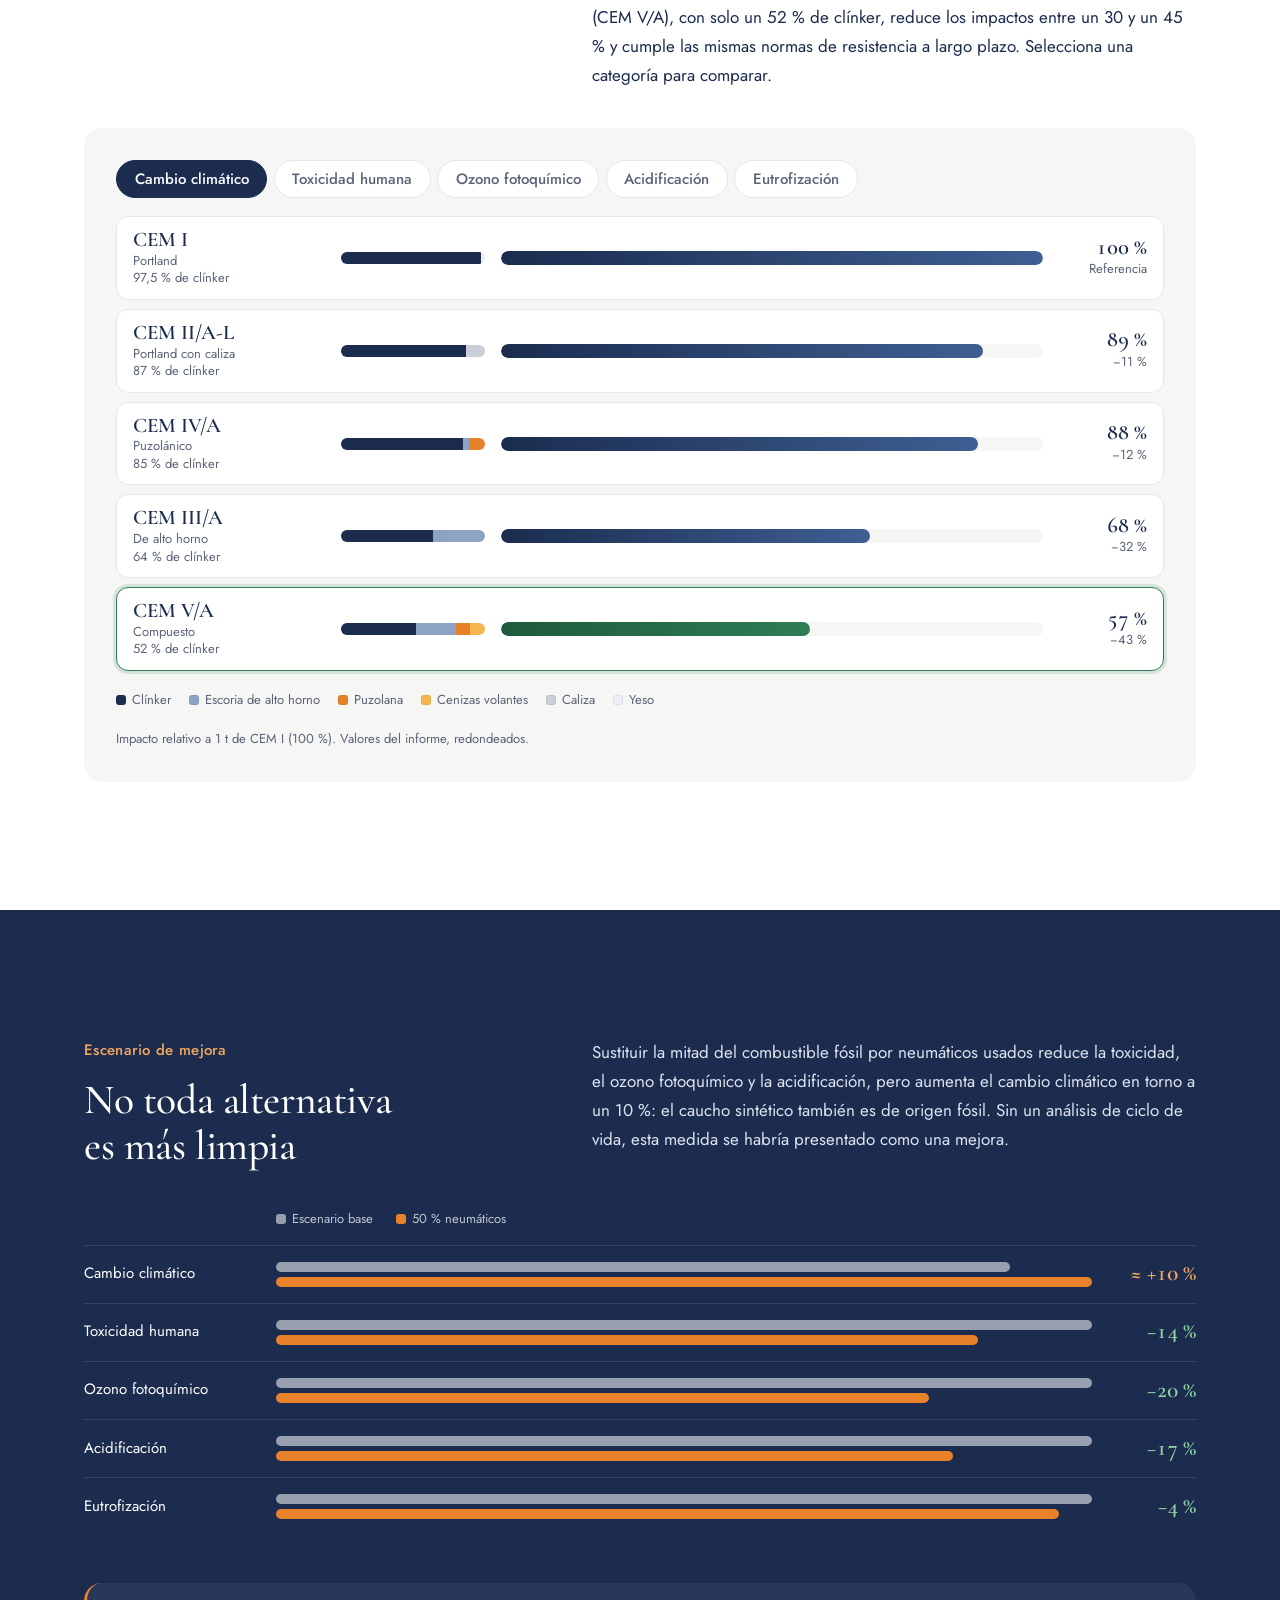
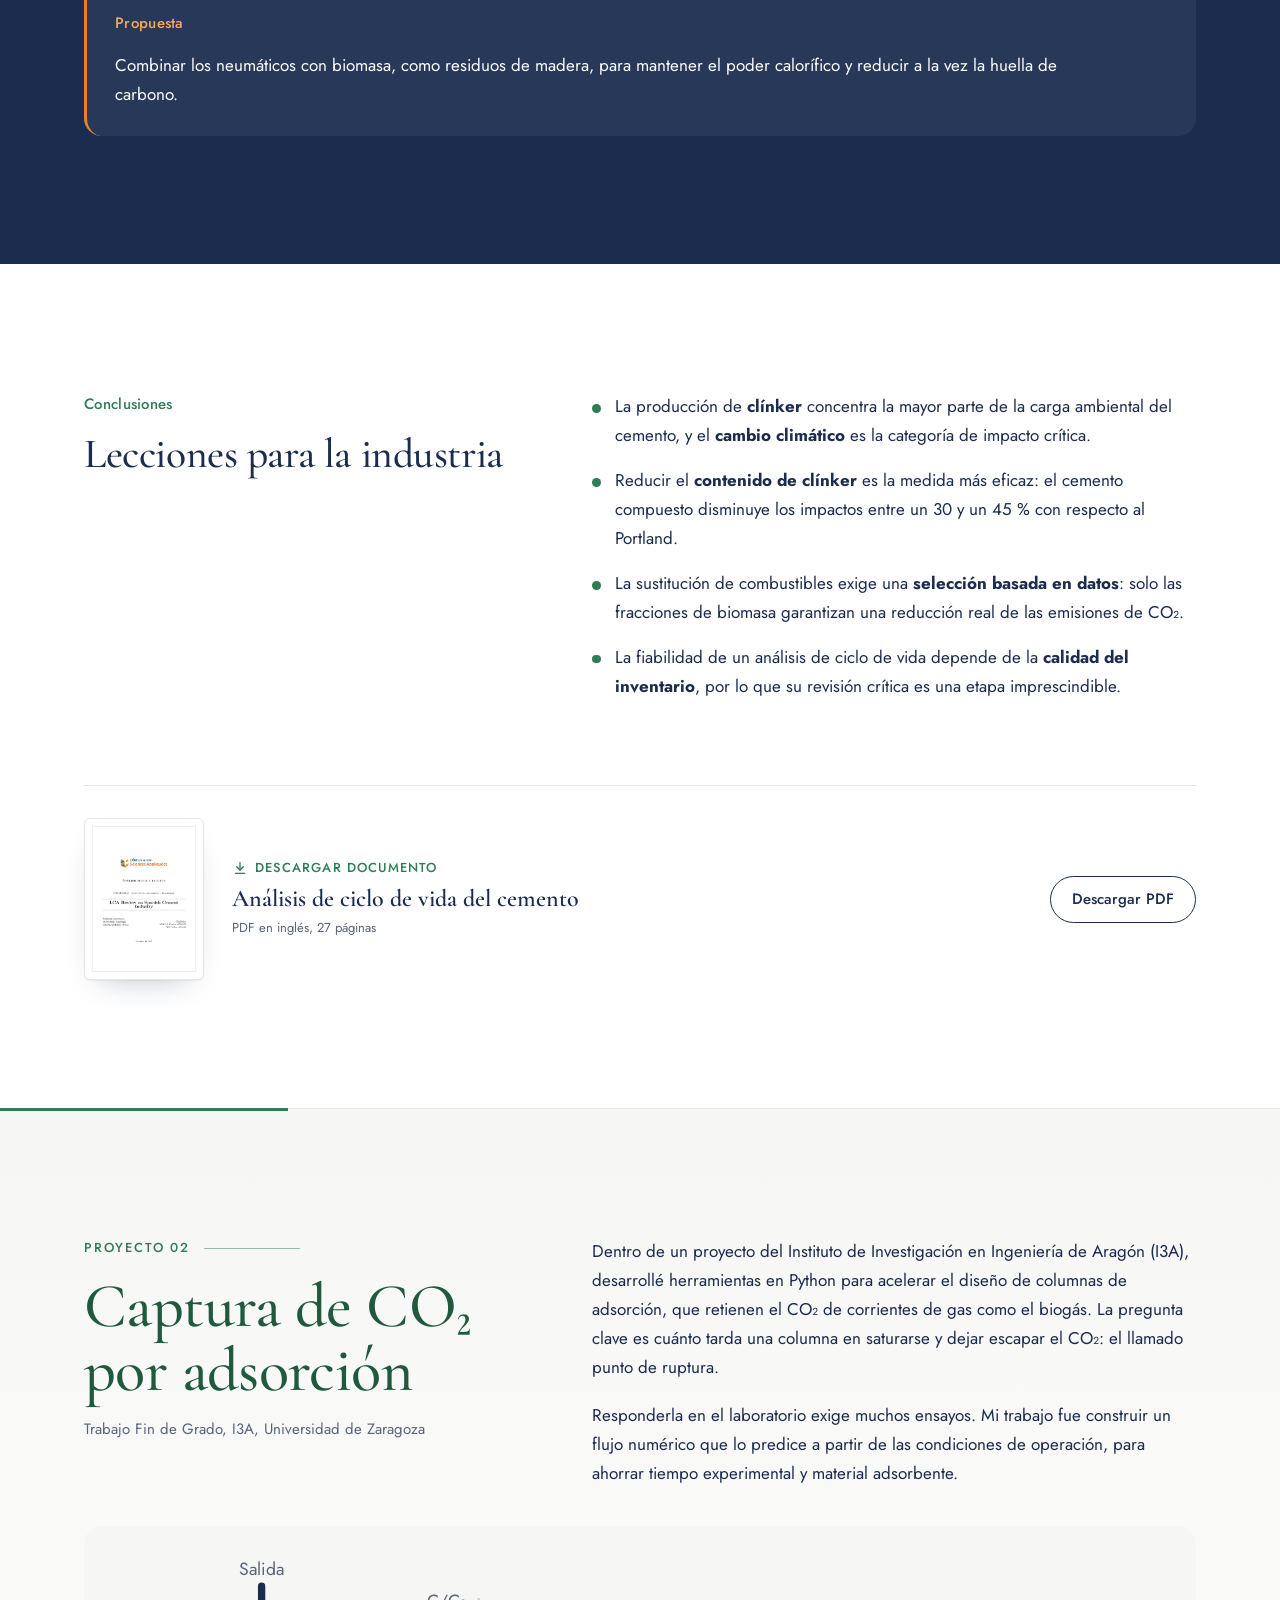
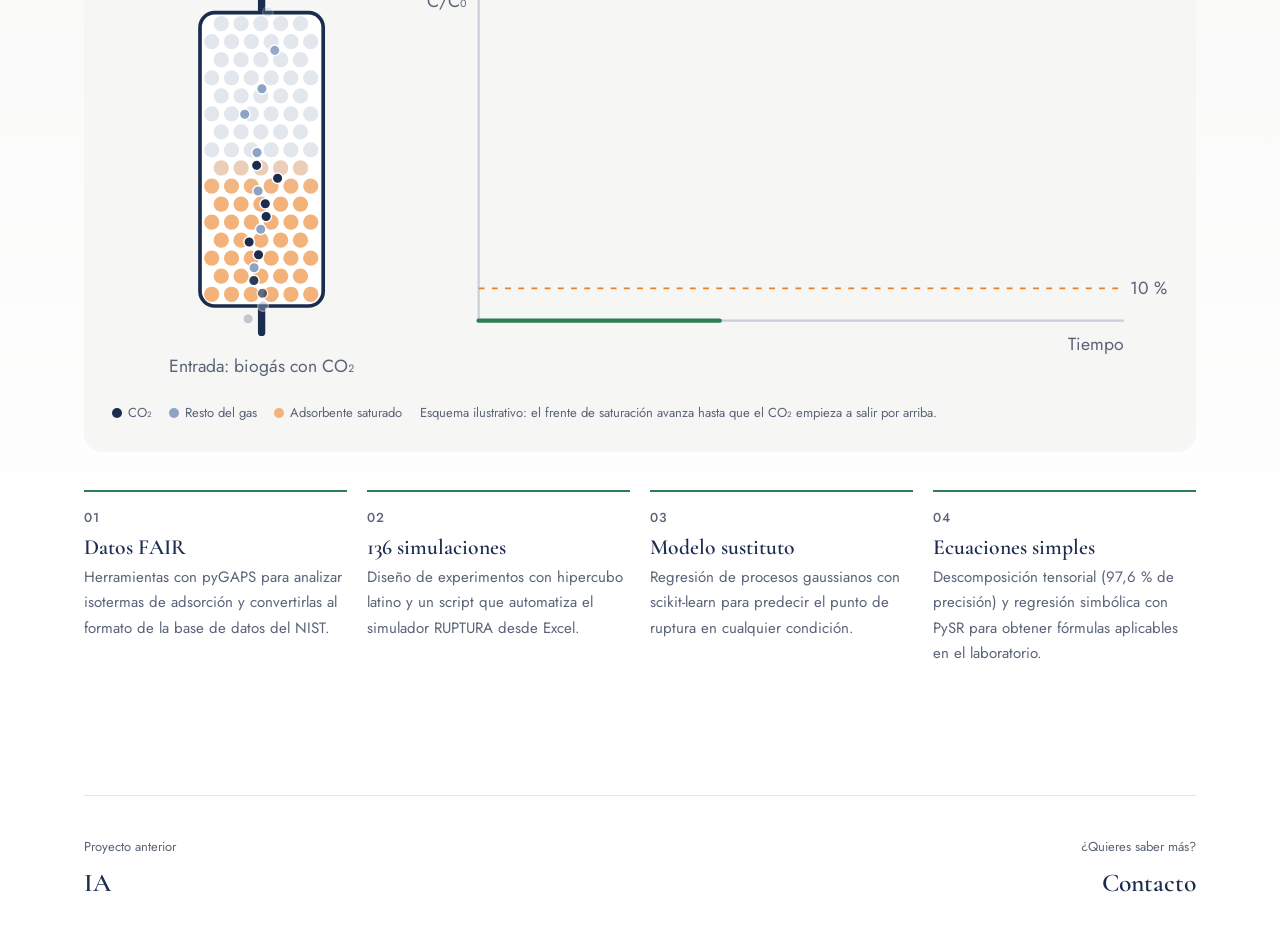
<file: sostenibilidad.html>
<!DOCTYPE html>
<html lang="es">
<head>
<meta charset="utf-8">
<meta name="viewport" content="width=device-width, initial-scale=1, viewport-fit=cover">
<title>Sostenibilidad | Carlos Mollá</title>
<meta name="description" content="Análisis de ciclo de vida de la industria española del cemento con SimaPro: clínker, cinco tipos de cemento y un escenario de combustibles alternativos.">
<meta property="og:title" content="Análisis de ciclo de vida del cemento, Carlos Mollá">
<meta property="og:description" content="Medir para reducir: qué cemento contamina menos y por qué no toda alternativa «verde» lo es.">
<meta property="og:image" content="assets/sostenibilidad/comparativa-cementos.webp">
<meta name="theme-color" content="#FFFFFF">
<meta name="color-scheme" content="light">
<link rel="icon" href="assets/favicon.svg" type="image/svg+xml">
<link rel="alternate" hreflang="es" href="sostenibilidad.html">
<link rel="alternate" hreflang="en" href="en/sostenibilidad.html">
<link rel="preconnect" href="https://fonts.googleapis.com">
<link rel="preconnect" href="https://fonts.gstatic.com" crossorigin>
<link rel="stylesheet" href="https://fonts.googleapis.com/css2?family=Cormorant+Garamond:ital,wght@0,500;0,600;1,500&family=Jost:wght@400;500&display=swap">
<link rel="stylesheet" href="css/estilo.css">
</head>
<body class="pag-verde pag-proyecto">
<a class="saltar" href="#contenido">Saltar al contenido</a>
<div class="progreso" id="progreso" aria-hidden="true"></div>

<header class="cabecera" id="cabecera">
  <div class="envoltura">
    <a class="marca" href="index.html"><span class="ini">C</span>arlos <span class="ini">M</span>ollá<span>.</span></a>
    <nav class="pestanas" aria-label="Secciones">
      <ul id="pestanas">
        <li><a href="index.html">Inicio</a></li>
        <li><a href="energia.html">Energía</a></li>
        <li><a href="hvac.html">HVAC</a></li>
        <li><a href="ia.html">IA</a></li>
        <li><a href="sostenibilidad.html" aria-current="page">Sostenibilidad</a></li>
        <li><a href="index.html#contacto">Contacto</a></li>
        <li class="indicador" id="indicador" aria-hidden="true"></li>
      </ul>
    </nav>
    <div class="idioma" role="group" aria-label="Idioma"><a href="sostenibilidad.html" hreflang="es" lang="es" aria-current="true" title="Español">ES</a><a href="en/sostenibilidad.html" hreflang="en" lang="en" title="English">EN</a></div>
  </div>
</header>

<main id="contenido">

  <!-- CABECERA -->
  <section class="proyecto-cabeza" aria-labelledby="titulo">
    <div class="halo" aria-hidden="true"></div>
    <div class="envoltura proyecto-rejilla">
      <div class="herr-pagina" aria-label="Herramientas utilizadas"><span>Herramientas</span><ul><li>SimaPro</li><li>Ecoinvent</li><li>Excel</li><li>Python</li><li>pyGAPS</li><li>scikit-learn</li><li>PySR</li><li>IA generativa</li></ul></div>
      <div class="proyecto-texto">
        <h1 id="titulo">Sostenibilidad</h1>
        <p class="entrada">Durante mi formación me he dado cuenta de que los recursos del planeta son finitos y de que el clima ya está cambiando. Las decisiones que se tomen en esta década sobre cómo producimos energía, materiales y edificios marcarán la calidad de vida de las próximas generaciones. La sostenibilidad ya no es una opción: es una condición para que la industria siga siendo viable. Por eso he orientado siempre mis estudios a colaborar en el impulso de la transición energética. Como ejemplo, presento un proyecto sobre cómo reducir el CO₂ equivalente de los cementos mediante distintos procesos y escenarios, y mi Trabajo Fin de Grado sobre la captura de CO₂ por adsorción.</p>
      </div>
      <figure class="figura-cabeza planeta" aria-hidden="true">
        <svg viewBox="0 0 480 480" id="planeta-svg">
          <defs>
            <radialGradient id="pt-mar" cx="36%" cy="30%" r="80%"><stop offset="0" stop-color="#4FA3D9"/><stop offset=".55" stop-color="#2A75B3"/><stop offset="1" stop-color="#163F70"/></radialGradient>
            <radialGradient id="pt-aura" cx="50%" cy="50%" r="50%"><stop offset=".55" stop-color="#7FC6E8" stop-opacity=".28"/><stop offset=".72" stop-color="#2E7D55" stop-opacity=".10"/><stop offset="1" stop-color="#2E7D55" stop-opacity="0"/></radialGradient>
            <radialGradient id="pt-sombra" cx="30%" cy="26%" r="78%"><stop offset="0" stop-color="#FFFFFF" stop-opacity=".28"/><stop offset=".35" stop-color="#FFFFFF" stop-opacity="0"/><stop offset=".72" stop-color="#06182B" stop-opacity=".12"/><stop offset="1" stop-color="#06182B" stop-opacity=".55"/></radialGradient>
            <radialGradient id="pt-borde" cx="50%" cy="50%" r="50%"><stop offset=".86" stop-color="#9ED8F5" stop-opacity="0"/><stop offset="1" stop-color="#BFE6FA" stop-opacity=".55"/></radialGradient>
            <filter id="pt-difuso" x="-20%" y="-50%" width="140%" height="200%"><feGaussianBlur stdDeviation="1.6"/></filter>
            <clipPath id="pt-clip"><circle cx="240" cy="240" r="116"/></clipPath>
            <g id="pt-molino">
              <path d="M0 0 L-1.8 0 L-.8 -40 L.8 -40 L1.8 0 Z" fill="#B9C3CE"/>
              <g transform="translate(0 -40)">
                <g>
                  <path d="M0 0 C-1.8 -6 -1.4 -15 0 -20 C1 -15 1.2 -6 0 0 Z" fill="#F7F9FB" stroke="#7E8C9E" stroke-width=".9"/>
                  <path d="M0 0 C-1.8 -6 -1.4 -15 0 -20 C1 -15 1.2 -6 0 0 Z" fill="#F7F9FB" stroke="#7E8C9E" stroke-width=".9" transform="rotate(120)"/>
                  <path d="M0 0 C-1.8 -6 -1.4 -15 0 -20 C1 -15 1.2 -6 0 0 Z" fill="#F7F9FB" stroke="#7E8C9E" stroke-width=".9" transform="rotate(240)"/>
                  <animateTransform attributeName="transform" type="rotate" from="0" to="360" dur="2.6s" repeatCount="indefinite"/>
                </g>
                <circle r="2.4" fill="#7E8C9E"/>
              </g>
            </g>
            <g id="pt-placa">
              <path d="M-7 0 V-8 M7 0 V-13" stroke="#5A6478" stroke-width="1.6"/>
              <path d="M-15 -7 L15 -15 L15 -22 L-15 -14 Z" fill="#1B2C4F" stroke="#8DA3C4" stroke-width=".8"/>
              <path d="M-7.5 -9 V-16 M0 -11 V-18 M7.5 -13 V-20 M-15 -10.5 L15 -18.5" stroke="#4E6FA6" stroke-width=".7"/>
            </g>
            <g id="pt-arbol">
              <path d="M0 0 V-9" stroke="#6B4A2B" stroke-width="2.4" stroke-linecap="round"/>
              <circle cy="-16" r="8" fill="#4E9E6C"/><circle cx="-4" cy="-13" r="5.5" fill="#3F8A5B"/><circle cx="3" cy="-19" r="4" fill="#6CBF88"/>
            </g>
          </defs>
          <circle cx="240" cy="240" r="200" fill="url(#pt-aura)"/>
          <!-- economía circular: tres flechas en el mismo sentido -->
          <g class="pt-orbita" fill="none" stroke-width="5" stroke-linecap="round">
            <path d="M278.3 60.0 A184 184 0 0 1 421.2 272.0" stroke="#1F5A3D"/><path d="M418.9 284.8 L429.9 271.5 L413.2 268.5 Z" fill="#1F5A3D" stroke="#1F5A3D" stroke-width="2" stroke-linejoin="round"/><path d="M376.7 363.1 A184 184 0 0 1 121.7 381.0" stroke="#2E7D55"/><path d="M111.8 372.6 L117.8 388.7 L128.7 375.7 Z" fill="#2E7D55" stroke="#2E7D55" stroke-width="2" stroke-linejoin="round"/><path d="M65.0 296.9 A184 184 0 0 1 177.1 67.1" stroke="#4E9E6C"/><path d="M189.3 62.7 L172.3 59.8 L178.1 75.8 Z" fill="#4E9E6C" stroke="#4E9E6C" stroke-width="2" stroke-linejoin="round"/>
            <animateTransform attributeName="transform" type="rotate" from="0 240 240" to="360 240 240" dur="48s" repeatCount="indefinite"/>
          </g>
          <!-- planeta -->
          <circle cx="240" cy="240" r="116" fill="url(#pt-mar)"/>
          <g clip-path="url(#pt-clip)">
            <g>
              <g fill="#5DA66E"><g><path d="M20 150 C40 120 85 112 110 128 C130 140 128 162 112 172 C120 190 104 214 84 214 C70 232 52 226 46 206 C30 198 14 178 20 150 Z"/><path d="M70 232 C90 226 104 240 100 262 C98 286 86 312 74 322 C66 300 58 276 60 256 C62 244 64 236 70 232 Z"/><path d="M150 118 C172 104 210 102 236 116 C262 108 296 118 304 140 C312 158 296 172 274 170 C262 186 240 190 226 178 C212 186 190 182 184 166 C164 168 146 150 150 118 Z"/><path d="M196 190 C214 184 236 196 240 218 C244 242 232 268 214 282 C200 268 190 246 188 224 C186 208 188 196 196 190 Z"/><path d="M262 236 C280 228 304 236 306 256 C308 274 290 284 272 278 C258 272 252 248 262 236 Z"/><path d="M310 190 C318 182 330 186 330 198 C328 210 316 212 312 204 Z"/><path d="M352 132 C372 120 402 124 416 140 C430 154 424 176 404 180 C392 198 370 196 362 180 C346 172 340 148 352 132 Z"/><path d="M380 228 C402 220 432 230 440 252 C446 272 430 290 406 288 C386 286 370 268 372 250 C372 240 374 232 380 228 Z"/><path d="M440 170 C452 164 466 172 462 186 C456 196 442 192 440 180 Z"/></g><g transform="translate(481 0)"><path d="M20 150 C40 120 85 112 110 128 C130 140 128 162 112 172 C120 190 104 214 84 214 C70 232 52 226 46 206 C30 198 14 178 20 150 Z"/><path d="M70 232 C90 226 104 240 100 262 C98 286 86 312 74 322 C66 300 58 276 60 256 C62 244 64 236 70 232 Z"/><path d="M150 118 C172 104 210 102 236 116 C262 108 296 118 304 140 C312 158 296 172 274 170 C262 186 240 190 226 178 C212 186 190 182 184 166 C164 168 146 150 150 118 Z"/><path d="M196 190 C214 184 236 196 240 218 C244 242 232 268 214 282 C200 268 190 246 188 224 C186 208 188 196 196 190 Z"/><path d="M262 236 C280 228 304 236 306 256 C308 274 290 284 272 278 C258 272 252 248 262 236 Z"/><path d="M310 190 C318 182 330 186 330 198 C328 210 316 212 312 204 Z"/><path d="M352 132 C372 120 402 124 416 140 C430 154 424 176 404 180 C392 198 370 196 362 180 C346 172 340 148 352 132 Z"/><path d="M380 228 C402 220 432 230 440 252 C446 272 430 290 406 288 C386 286 370 268 372 250 C372 240 374 232 380 228 Z"/><path d="M440 170 C452 164 466 172 462 186 C456 196 442 192 440 180 Z"/></g></g>
              <g fill="#3E8A57"><g><path d="M70 140 C84 134 100 140 98 152 C86 158 72 154 70 140 Z"/><path d="M80 262 C88 258 94 268 90 286 C82 282 78 272 80 262 Z"/><path d="M268 150 C280 144 294 150 290 160 C280 164 270 160 268 150 Z"/><path d="M210 250 C220 248 228 256 222 270 C214 266 208 258 210 250 Z"/><path d="M368 142 C380 136 396 140 396 152 C384 158 370 154 368 142 Z"/><path d="M396 244 C410 240 424 250 420 262 C408 266 398 258 396 244 Z"/></g><g transform="translate(481 0)"><path d="M70 140 C84 134 100 140 98 152 C86 158 72 154 70 140 Z"/><path d="M80 262 C88 258 94 268 90 286 C82 282 78 272 80 262 Z"/><path d="M268 150 C280 144 294 150 290 160 C280 164 270 160 268 150 Z"/><path d="M210 250 C220 248 228 256 222 270 C214 266 208 258 210 250 Z"/><path d="M368 142 C380 136 396 140 396 152 C384 158 370 154 368 142 Z"/><path d="M396 244 C410 240 424 250 420 262 C408 266 398 258 396 244 Z"/></g></g>
              <g fill="#C9B98A" opacity=".9"><g><path d="M206 140 C220 132 246 134 256 146 C246 156 222 158 206 150 Z"/><path d="M210 200 C222 198 232 206 230 220 C220 222 210 214 210 200 Z"/><path d="M60 170 C72 166 86 172 84 184 C74 188 62 182 60 170 Z"/><path d="M386 162 C396 160 406 166 402 174 C394 176 386 170 386 162 Z"/></g><g transform="translate(481 0)"><path d="M206 140 C220 132 246 134 256 146 C246 156 222 158 206 150 Z"/><path d="M210 200 C222 198 232 206 230 220 C220 222 210 214 210 200 Z"/><path d="M60 170 C72 166 86 172 84 184 C74 188 62 182 60 170 Z"/><path d="M386 162 C396 160 406 166 402 174 C394 176 386 170 386 162 Z"/></g></g>
              <animateTransform attributeName="transform" type="translate" from="0 0" to="-481 0" dur="60s" repeatCount="indefinite"/>
            </g>
            <ellipse cx="240" cy="126" rx="46" ry="9" fill="#F4FAFD" opacity=".9" filter="url(#pt-difuso)"/>
            <g fill="#FFFFFF" opacity=".88" filter="url(#pt-difuso)">
              <g><g><g transform="translate(40 150) scale(1)"><ellipse cx="0" cy="0" rx="22" ry="7"/><ellipse cx="-8" cy="-5" rx="11" ry="8"/><ellipse cx="6" cy="-7" rx="13" ry="9"/><ellipse cx="18" cy="-1" rx="10" ry="6"/></g><g transform="translate(170 205) scale(1.3)"><ellipse cx="0" cy="0" rx="22" ry="7"/><ellipse cx="-8" cy="-5" rx="11" ry="8"/><ellipse cx="6" cy="-7" rx="13" ry="9"/><ellipse cx="18" cy="-1" rx="10" ry="6"/></g><g transform="translate(250 135) scale(0.9)"><ellipse cx="0" cy="0" rx="22" ry="7"/><ellipse cx="-8" cy="-5" rx="11" ry="8"/><ellipse cx="6" cy="-7" rx="13" ry="9"/><ellipse cx="18" cy="-1" rx="10" ry="6"/></g><g transform="translate(110 265) scale(1.1)"><ellipse cx="0" cy="0" rx="22" ry="7"/><ellipse cx="-8" cy="-5" rx="11" ry="8"/><ellipse cx="6" cy="-7" rx="13" ry="9"/><ellipse cx="18" cy="-1" rx="10" ry="6"/></g><g transform="translate(300 240) scale(0.8)"><ellipse cx="0" cy="0" rx="22" ry="7"/><ellipse cx="-8" cy="-5" rx="11" ry="8"/><ellipse cx="6" cy="-7" rx="13" ry="9"/><ellipse cx="18" cy="-1" rx="10" ry="6"/></g><g transform="translate(200 300) scale(1)"><ellipse cx="0" cy="0" rx="22" ry="7"/><ellipse cx="-8" cy="-5" rx="11" ry="8"/><ellipse cx="6" cy="-7" rx="13" ry="9"/><ellipse cx="18" cy="-1" rx="10" ry="6"/></g><g transform="translate(380 180) scale(1.2)"><ellipse cx="0" cy="0" rx="22" ry="7"/><ellipse cx="-8" cy="-5" rx="11" ry="8"/><ellipse cx="6" cy="-7" rx="13" ry="9"/><ellipse cx="18" cy="-1" rx="10" ry="6"/></g><g transform="translate(440 270) scale(0.9)"><ellipse cx="0" cy="0" rx="22" ry="7"/><ellipse cx="-8" cy="-5" rx="11" ry="8"/><ellipse cx="6" cy="-7" rx="13" ry="9"/><ellipse cx="18" cy="-1" rx="10" ry="6"/></g><ellipse cx="50.0" cy="195" rx="30.0" ry="2.5"/><ellipse cx="180.0" cy="175" rx="40.0" ry="2.5"/><ellipse cx="295.0" cy="285" rx="35.0" ry="2.5"/></g><g transform="translate(481 0)"><g transform="translate(40 150) scale(1)"><ellipse cx="0" cy="0" rx="22" ry="7"/><ellipse cx="-8" cy="-5" rx="11" ry="8"/><ellipse cx="6" cy="-7" rx="13" ry="9"/><ellipse cx="18" cy="-1" rx="10" ry="6"/></g><g transform="translate(170 205) scale(1.3)"><ellipse cx="0" cy="0" rx="22" ry="7"/><ellipse cx="-8" cy="-5" rx="11" ry="8"/><ellipse cx="6" cy="-7" rx="13" ry="9"/><ellipse cx="18" cy="-1" rx="10" ry="6"/></g><g transform="translate(250 135) scale(0.9)"><ellipse cx="0" cy="0" rx="22" ry="7"/><ellipse cx="-8" cy="-5" rx="11" ry="8"/><ellipse cx="6" cy="-7" rx="13" ry="9"/><ellipse cx="18" cy="-1" rx="10" ry="6"/></g><g transform="translate(110 265) scale(1.1)"><ellipse cx="0" cy="0" rx="22" ry="7"/><ellipse cx="-8" cy="-5" rx="11" ry="8"/><ellipse cx="6" cy="-7" rx="13" ry="9"/><ellipse cx="18" cy="-1" rx="10" ry="6"/></g><g transform="translate(300 240) scale(0.8)"><ellipse cx="0" cy="0" rx="22" ry="7"/><ellipse cx="-8" cy="-5" rx="11" ry="8"/><ellipse cx="6" cy="-7" rx="13" ry="9"/><ellipse cx="18" cy="-1" rx="10" ry="6"/></g><g transform="translate(200 300) scale(1)"><ellipse cx="0" cy="0" rx="22" ry="7"/><ellipse cx="-8" cy="-5" rx="11" ry="8"/><ellipse cx="6" cy="-7" rx="13" ry="9"/><ellipse cx="18" cy="-1" rx="10" ry="6"/></g><g transform="translate(380 180) scale(1.2)"><ellipse cx="0" cy="0" rx="22" ry="7"/><ellipse cx="-8" cy="-5" rx="11" ry="8"/><ellipse cx="6" cy="-7" rx="13" ry="9"/><ellipse cx="18" cy="-1" rx="10" ry="6"/></g><g transform="translate(440 270) scale(0.9)"><ellipse cx="0" cy="0" rx="22" ry="7"/><ellipse cx="-8" cy="-5" rx="11" ry="8"/><ellipse cx="6" cy="-7" rx="13" ry="9"/><ellipse cx="18" cy="-1" rx="10" ry="6"/></g><ellipse cx="50.0" cy="195" rx="30.0" ry="2.5"/><ellipse cx="180.0" cy="175" rx="40.0" ry="2.5"/><ellipse cx="295.0" cy="285" rx="35.0" ry="2.5"/></g><animateTransform attributeName="transform" type="translate" from="0 0" to="-481 0" dur="38s" repeatCount="indefinite"/></g>
            </g>
          </g>
          <circle cx="240" cy="240" r="116" fill="url(#pt-sombra)"/>
          <circle cx="240" cy="240" r="119" fill="url(#pt-borde)"/>
          <!-- superficie: molinos, placas solares y árboles (giran con el planeta) -->
          <g>
            <use href="#pt-molino" transform="rotate(0 240 240) translate(240 125)"/><use href="#pt-placa" transform="rotate(30 240 240) translate(240 125)"/><use href="#pt-arbol" transform="rotate(68 240 240) translate(240 125)"/><use href="#pt-molino" transform="rotate(90 240 240) translate(240 125)"/><use href="#pt-arbol" transform="rotate(128 240 240) translate(240 125)"/><use href="#pt-placa" transform="rotate(150 240 240) translate(240 125)"/><use href="#pt-molino" transform="rotate(180 240 240) translate(240 125)"/><use href="#pt-arbol" transform="rotate(218 240 240) translate(240 125)"/><use href="#pt-placa" transform="rotate(240 240 240) translate(240 125)"/><use href="#pt-molino" transform="rotate(270 240 240) translate(240 125)"/><use href="#pt-arbol" transform="rotate(308 240 240) translate(240 125)"/><use href="#pt-placa" transform="rotate(330 240 240) translate(240 125)"/>
            <animateTransform attributeName="transform" type="rotate" from="0 240 240" to="-360 240 240" dur="90s" repeatCount="indefinite"/>
          </g>
        </svg>
      </figure>
    </div>
  </section>

  <!-- ÍNDICE DE PROYECTOS -->
  <nav class="seccion indice-seccion" aria-label="Proyectos de esta página">
    <div class="envoltura indice">
        <a class="indice-proy revelar" href="#proyecto">
          <span class="ip-num">Proyecto 01</span>
          <strong>Ciclo de vida del cemento</strong>
          <span class="ip-ctx">Proyecto de máster, Universidad de Lieja</span>
          <svg viewBox="0 0 24 24" fill="none" stroke="currentColor" stroke-width="2" stroke-linecap="round" stroke-linejoin="round" aria-hidden="true"><path d="M12 5v14"/><path d="m6 13 6 6 6-6"/></svg>
        </a>
        <a class="indice-proy revelar" href="#adsorcion" style="--retraso:.08s">
          <span class="ip-num">Proyecto 02</span>
          <strong>Captura de CO₂ por adsorción</strong>
          <span class="ip-ctx">Trabajo Fin de Grado, I3A, Universidad de Zaragoza</span>
          <svg viewBox="0 0 24 24" fill="none" stroke="currentColor" stroke-width="2" stroke-linecap="round" stroke-linejoin="round" aria-hidden="true"><path d="M12 5v14"/><path d="m6 13 6 6 6-6"/></svg>
        </a>
    </div>
  </nav>


  <!-- 2. EL PROYECTO -->
  <section class="seccion proyecto-banda" id="proyecto" aria-labelledby="t-proyecto">
    <div class="envoltura dos-col">
      <div class="seccion-cabeza revelar">
        <span class="banda-num">Proyecto 01</span>
        <h2 id="t-proyecto">Ciclo de vida del cemento</h2>
          <p class="banda-ctx">Proyecto de máster, Universidad de Lieja</p>
      </div>
      <div class="prosa">
        <p class="revelar">En la asignatura <em>Life Cycle Assessment and Ecodesign</em> modelé en equipo con SimaPro la producción de cemento en España, a partir del estudio de García-Gusano et al. (2015): primero el clínker, después cinco tipos de cemento y, por último, un escenario con combustibles alternativos. Mi modelo reproduce el resultado de referencia en cambio climático con una diferencia del 0,3 %.</p>
        <ul class="ficha revelar">
          <li><span>Norma</span><strong>ISO 14040 / 14044</strong></li>
          <li><span>Herramientas</span><strong>SimaPro 10.2 y Ecoinvent 3, método ILCD 2011</strong></li>
          <li><span>Alcance</span><strong>De la cuna a la puerta</strong></li>
          <li><span>Unidades funcionales</span><strong>1 t de clínker y 1 t de cemento</strong></li>
        </ul>
        <figure class="horno-viva horno-proyecto" id="horno">
          <svg viewBox="0 0 480 380" role="img" aria-labelledby="hn-t hn-d">
            <title id="hn-t">Esquema animado de la producción de clínker y del origen de su CO₂</title>
            <desc id="hn-d">La caliza entra en el horno rotatorio, se calcina y sale como clínker. El CO₂ procede de la propia reacción química de la caliza y de la combustión. Por cada tonelada de clínker, el modelo da 932 kg de CO₂ equivalente, de los que unos 528 kg proceden de la calcinación.</desc>
            <defs>
              <linearGradient id="hn-tubo" x1="0" y1="0" x2="0" y2="1"><stop offset="0" stop-color="#2A3F69"/><stop offset="1" stop-color="#1B2C4F"/></linearGradient>
              <linearGradient id="hn-llama" x1="1" y1="0" x2="0" y2="0"><stop offset="0" stop-color="#F6B54E"/><stop offset="1" stop-color="#E8822A" stop-opacity="0"/></linearGradient>
              <clipPath id="hn-clip"><path d="M150 170 L372 214 L366 244 L144 200 Z"/></clipPath>
            </defs>
            <line x1="20" y1="300" x2="460" y2="300" class="hn-suelo"/>
            <!-- caliza -->
            <path d="M28 300 L62 252 L80 266 L98 246 L128 300 Z" class="hn-caliza"/>
            <text x="78" y="322" text-anchor="middle" class="hn-et">Caliza</text>
            <!-- precalentador -->
            <rect x="128" y="96" width="40" height="110" rx="4" class="hn-torre"/>
            <path d="M98 262 L138 200" class="hn-cinta"/>
            <!-- horno rotatorio -->
            <path d="M150 170 L372 214 L366 244 L144 200 Z" fill="url(#hn-tubo)"/>
            <g clip-path="url(#hn-clip)"><path d="M120 150 L400 206 M120 166 L400 222 M120 182 L400 238 M120 198 L400 254" class="hn-giro"/></g>
            <path d="M366 232 L436 246" stroke="url(#hn-llama)" stroke-width="16" stroke-linecap="round" class="hn-llama"/>
            <path d="M190 206 L196 300 M300 228 L306 300" class="hn-apoyo"/>
            <text x="258" y="322" text-anchor="middle" class="hn-et">Horno rotatorio</text>
            <!-- clínker -->
            <g class="hn-clinker"><circle cx="0" cy="0" r="4"/><circle cx="0" cy="0" r="3.4"/><circle cx="0" cy="0" r="4.4"/><circle cx="0" cy="0" r="3"/></g>
            <path d="M392 300 L410 284 L430 286 L446 300 Z" class="hn-monton"/>
            <text x="420" y="322" text-anchor="middle" class="hn-et">Clínker</text>
            <!-- CO2 de proceso (precalentador) -->
            <g class="hn-co2 quimica">
              <g><circle r="15"/><text>CO₂</text></g><g><circle r="12"/><text>CO₂</text></g><g><circle r="14"/><text>CO₂</text></g><g><circle r="11"/><text>CO₂</text></g>
            </g>
            <!-- CO2 de combustión (quemador) -->
            <g class="hn-co2 combustion">
              <g><circle r="12"/><text>CO₂</text></g><g><circle r="10"/><text>CO₂</text></g><g><circle r="11"/><text>CO₂</text></g>
            </g>
            <text x="186" y="74" class="hn-ecuacion">CaCO₃ → CaO + CO₂</text>
            <!-- reparto -->
            <g class="hn-reparto">
              <text x="20" y="346" class="hn-pie">CO₂ equivalente por tonelada de clínker: <tspan class="hn-total" id="hn-total">932 kg</tspan></text>
              <rect x="20" y="356" width="440" height="12" rx="6" class="hn-fondo"/>
              <rect x="20" y="356" width="250" height="12" rx="6" class="hn-quim" id="hn-quim"/>
              <rect x="270" y="356" width="190" height="12" rx="6" class="hn-comb" id="hn-comb"/>
            </g>
          </svg>
          <figcaption class="hn-leyenda"><span><i class="ley-q"></i>Calcinación: ~57 %</span><span><i class="ley-c"></i>Combustibles, electricidad y transporte: ~43 %</span></figcaption>
        </figure>
      </div>
    </div>
  </section>

  <!-- 1. POR QUÉ IMPORTA -->
  <section class="seccion" aria-labelledby="t-porque">
    <div class="envoltura dos-col">
      <div class="seccion-cabeza revelar">
        <span class="antetitulo">Por qué importa</span>
        <h2 id="t-porque">La industria también tiene que descarbonizarse</h2>
      </div>
      <div class="prosa">
        <p class="revelar">La transición energética suele contarse desde la generación eléctrica, pero una parte enorme de las emisiones procede de lo que fabricamos. El cemento es el ejemplo más claro: es imprescindible para cualquier infraestructura y, a la vez, uno de los materiales con más huella de carbono del planeta.</p>
        <p class="revelar">Lo que más me llamó la atención al estudiarlo es que más de la mitad de su CO₂ no sale de quemar combustible, sino de la propia química del proceso. Cambiar de combustible no basta: hay que cambiar también la receta del producto. Y para saber qué cambio funciona, hay que medirlo.</p>
      </div>
    </div>
    <div class="envoltura">
      <div class="cifras">
        <div class="cifra revelar"><strong data-contar="8" data-pre="≈ " data-suf=" %">≈ 8 %</strong><p>de las emisiones mundiales de CO₂ procede del cemento. Si fuera un país, sería el tercer mayor emisor del mundo, solo por detrás de China y Estados Unidos.</p><small>Fuente: Chatham House, 2018</small></div>
        <div class="cifra revelar" style="--retraso:.08s"><strong data-contar="6.4" data-dec="1" data-suf=" %">6,4 %</strong><p>de las emisiones de CO₂ de España en 2010 correspondieron a las 23,5 millones de toneladas de cemento producidas ese año.</p><small>Fuente: García-Gusano et al., 2015</small></div>
        <div class="cifra revelar" style="--retraso:.16s"><strong data-contar="57" data-pre="~" data-suf=" %">~57 %</strong><p>del CO₂ equivalente de una tonelada de clínker en mi modelo procede de la calcinación de la caliza, una reacción química que ningún combustible puede evitar.</p><small>Elaboración propia a partir del modelo en SimaPro</small></div>
      </div>
    </div>
  </section>

  <!-- 4. COMPARADOR DE CEMENTOS -->
  <section class="seccion" id="cementos" aria-labelledby="t-cementos">
    <div class="envoltura">
      <div class="dos-col">
        <div class="seccion-cabeza revelar">
          <span class="antetitulo">Resultados</span>
          <h2 id="t-cementos" class="titulo-naranja">Menos clínker, menos impacto</h2>
        </div>
        <div class="prosa">
          <p class="revelar">Comparé cinco cementos con distinta proporción de clínker y de materiales que lo sustituyen: escoria de alto horno, puzolana, cenizas volantes y caliza. El cemento Portland (CEM I) es el de mayor impacto en todas las categorías y sirve de referencia.</p>
          <p class="revelar">El patrón es claro: cuanto menos clínker, menor impacto. El cemento compuesto (CEM V/A), con solo un 52 % de clínker, reduce los impactos entre un 30 y un 45 % y cumple las mismas normas de resistencia a largo plazo. Selecciona una categoría para comparar.</p>
        </div>
      </div>
      <div class="cemento revelar" id="cemento">
        <div class="capas-botones" role="group" aria-label="Categoría de impacto" id="cem-cat">
          <button type="button" class="estacion" data-cat="0" aria-pressed="true">Cambio climático</button>
          <button type="button" class="estacion" data-cat="1" aria-pressed="false">Toxicidad humana</button>
          <button type="button" class="estacion" data-cat="2" aria-pressed="false">Ozono fotoquímico</button>
          <button type="button" class="estacion" data-cat="3" aria-pressed="false">Acidificación</button>
          <button type="button" class="estacion" data-cat="4" aria-pressed="false">Eutrofización</button>
        </div>
        <div class="cem-tabla" id="cem-tabla" role="list"></div>
        <div class="cem-leyenda" aria-hidden="true"><span><i style="background:#1B2C4F"></i>Clínker</span><span><i style="background:#8DA3C4"></i>Escoria de alto horno</span><span><i style="background:#E8822A"></i>Puzolana</span><span><i style="background:#F6B54E"></i>Cenizas volantes</span><span><i style="background:#C9CED8"></i>Caliza</span><span><i style="background:#EDEFF3"></i>Yeso</span></div>
        <p class="nota">Impacto relativo a 1 t de CEM I (100 %). Valores del informe, redondeados.</p>
      </div>
    </div>
  </section>

  <!-- 5. ESCENARIO DE COMBUSTIBLES -->
  <section class="seccion seccion-oscura" aria-labelledby="t-escenario">
    <div class="envoltura">
      <div class="dos-col">
        <div class="seccion-cabeza revelar">
          <span class="antetitulo">Escenario de mejora</span>
          <h2 id="t-escenario" class="titulo-naranja">No toda alternativa es más limpia</h2>
        </div>
        <div class="prosa">
          <p class="revelar">Sustituir la mitad del combustible fósil por neumáticos usados reduce la toxicidad, el ozono fotoquímico y la acidificación, pero aumenta el cambio climático en torno a un 10 %: el caucho sintético también es de origen fósil. Sin un análisis de ciclo de vida, esta medida se habría presentado como una mejora.</p>
        </div>
      </div>
      <div class="escenario revelar" id="escenario">
        <div class="esc-cab" aria-hidden="true"><span></span><span><i class="ley-base"></i>Escenario base</span><span><i class="ley-alt"></i>50 % neumáticos</span></div>
        <div id="esc-filas"></div>
      </div>
      <div class="ia-aplicacion esc-leccion revelar">
        <span class="antetitulo">Propuesta</span>
        <p>Combinar los neumáticos con biomasa, como residuos de madera, para mantener el poder calorífico y reducir a la vez la huella de carbono.</p>
      </div>
    </div>
  </section>

  <!-- 6. CONCLUSIONES -->
  <section class="seccion" aria-labelledby="t-concl">
    <div class="envoltura dos-col">
      <div class="seccion-cabeza revelar">
        <span class="antetitulo">Conclusiones</span>
        <h2 id="t-concl">Lecciones para la industria</h2>
      </div>
      <div class="prosa">
        <ul class="conclusiones">
          <li class="revelar">La producción de <strong>clínker</strong> concentra la mayor parte de la carga ambiental del cemento, y el <strong>cambio climático</strong> es la categoría de impacto crítica.</li>
          <li class="revelar">Reducir el <strong>contenido de clínker</strong> es la medida más eficaz: el cemento compuesto disminuye los impactos entre un 30 y un 45 % con respecto al Portland.</li>
          <li class="revelar">La sustitución de combustibles exige una <strong>selección basada en datos</strong>: solo las fracciones de biomasa garantizan una reducción real de las emisiones de CO₂.</li>
          <li class="revelar">La fiabilidad de un análisis de ciclo de vida depende de la <strong>calidad del inventario</strong>, por lo que su revisión crítica es una etapa imprescindible.</li>
        </ul>
      </div>
      <a class="documento horizontal revelar" href="assets/sostenibilidad/ACV_Cemento_Carlos_Molla.pdf" download>
        <span class="doc-etq"><svg viewBox="0 0 24 24" fill="none" stroke="currentColor" stroke-width="2" stroke-linecap="round" stroke-linejoin="round" aria-hidden="true"><path d="M12 4v11"/><path d="m7 10 5 5 5-5"/><path d="M5 20h14"/></svg>Descargar documento</span>
        <span class="doc-marco"><img src="assets/sostenibilidad/portada.webp" alt="Portada del informe de análisis de ciclo de vida del cemento español" width="663" height="937" loading="lazy"></span>
        <span class="doc-pie"><strong>Análisis de ciclo de vida del cemento</strong><small>PDF en inglés, 27 páginas</small></span>
      </a>
    </div>
  </section>

  <!-- ===================== TFG: ADSORCIÓN DE CO2 ===================== -->
  <section class="seccion proyecto-banda" id="adsorcion" aria-labelledby="t-adsorcion">
    <div class="envoltura dos-col">
      <div class="seccion-cabeza revelar">
        <span class="banda-num">Proyecto 02</span>
        <h2 id="t-adsorcion">Captura de CO₂ por adsorción</h2>
          <p class="banda-ctx">Trabajo Fin de Grado, I3A, Universidad de Zaragoza</p>
      </div>
      <div class="prosa">
        <p class="revelar">Dentro de un proyecto del Instituto de Investigación en Ingeniería de Aragón (I3A), desarrollé herramientas en Python para acelerar el diseño de columnas de adsorción, que retienen el CO₂ de corrientes de gas como el biogás. La pregunta clave es cuánto tarda una columna en saturarse y dejar escapar el CO₂: el llamado punto de ruptura.</p>
        <p class="revelar">Responderla en el laboratorio exige muchos ensayos. Mi trabajo fue construir un flujo numérico que lo predice a partir de las condiciones de operación, para ahorrar tiempo experimental y material adsorbente.</p>
      </div>
    </div>
    <div class="envoltura">
      <figure class="ruptura revelar" id="ruptura" aria-label="Esquema animado de una columna de adsorción y su curva de ruptura">
        <svg viewBox="0 0 720 300" aria-hidden="true" id="ruptura-svg">
          <defs><clipPath id="ru-clip"><rect x="60" y="40" width="84" height="200" rx="10"/></clipPath></defs>
          <rect x="60" y="40" width="84" height="200" rx="10" class="ru-columna"/>
          <g clip-path="url(#ru-clip)" id="ru-lecho"></g>
          <rect x="60" y="40" width="84" height="200" rx="10" class="ru-borde"/>
          <path d="M102 258 V242 M102 38 V22" class="ru-tubo"/>
          <g id="ru-gas"></g>
          <text x="102" y="285" text-anchor="middle" class="ru-et">Entrada: biogás con CO₂</text>
          <text x="102" y="14" text-anchor="middle" class="ru-et">Salida</text>
          <!-- curva de ruptura -->
          <g transform="translate(250 30)">
            <line x1="0" y1="220" x2="440" y2="220" class="ru-eje"/><line x1="0" y1="0" x2="0" y2="220" class="ru-eje"/>
            <line x1="0" y1="198" x2="440" y2="198" class="ru-diez"/>
            <text x="444" y="202" class="ru-et">10 %</text>
            <text x="-8" y="6" text-anchor="end" class="ru-et">C/C₀</text>
            <text x="440" y="240" text-anchor="end" class="ru-et">Tiempo</text>
            <path id="ru-curva" class="ru-curva" d=""/>
            <circle id="ru-punto" r="6" class="ru-punto" cx="-20" cy="-20"/>
            <text id="ru-punto-et" class="ru-et ru-et-punto" x="-200" y="-200">Punto de ruptura</text>
          </g>
        </svg>
        <figcaption class="nota ru-ley"><span><i class="ru-l-co2"></i>CO₂</span><span><i class="ru-l-n2"></i>Resto del gas</span><span><i class="ru-l-sat"></i>Adsorbente saturado</span><span>Esquema ilustrativo: el frente de saturación avanza hasta que el CO₂ empieza a salir por arriba.</span></figcaption>
      </figure>
      <ol class="pasos-tfg">
        <li class="revelar"><span>01</span><strong>Datos FAIR</strong><p>Herramientas con pyGAPS para analizar isotermas de adsorción y convertirlas al formato de la base de datos del NIST.</p></li>
        <li class="revelar" style="--retraso:.06s"><span>02</span><strong>136 simulaciones</strong><p>Diseño de experimentos con hipercubo latino y un script que automatiza el simulador RUPTURA desde Excel.</p></li>
        <li class="revelar" style="--retraso:.12s"><span>03</span><strong>Modelo sustituto</strong><p>Regresión de procesos gaussianos con scikit-learn para predecir el punto de ruptura en cualquier condición.</p></li>
        <li class="revelar" style="--retraso:.18s"><span>04</span><strong>Ecuaciones simples</strong><p>Descomposición tensorial (97,6 % de precisión) y regresión simbólica con PySR para obtener fórmulas aplicables en el laboratorio.</p></li>
      </ol>
    </div>
  </section>

  <div class="envoltura">
    <nav class="siguiente-proyecto" aria-label="Otros proyectos">
      <a href="ia.html"><span>Proyecto anterior</span><strong>IA</strong></a>
      <a href="index.html#contacto" style="text-align:right"><span>¿Quieres saber más?</span><strong>Contacto</strong></a>
    </nav>
  </div>
</main>

<script src="js/main.js"></script>
<script src="js/sostenibilidad.js"></script>
</body>
</html>
</file>
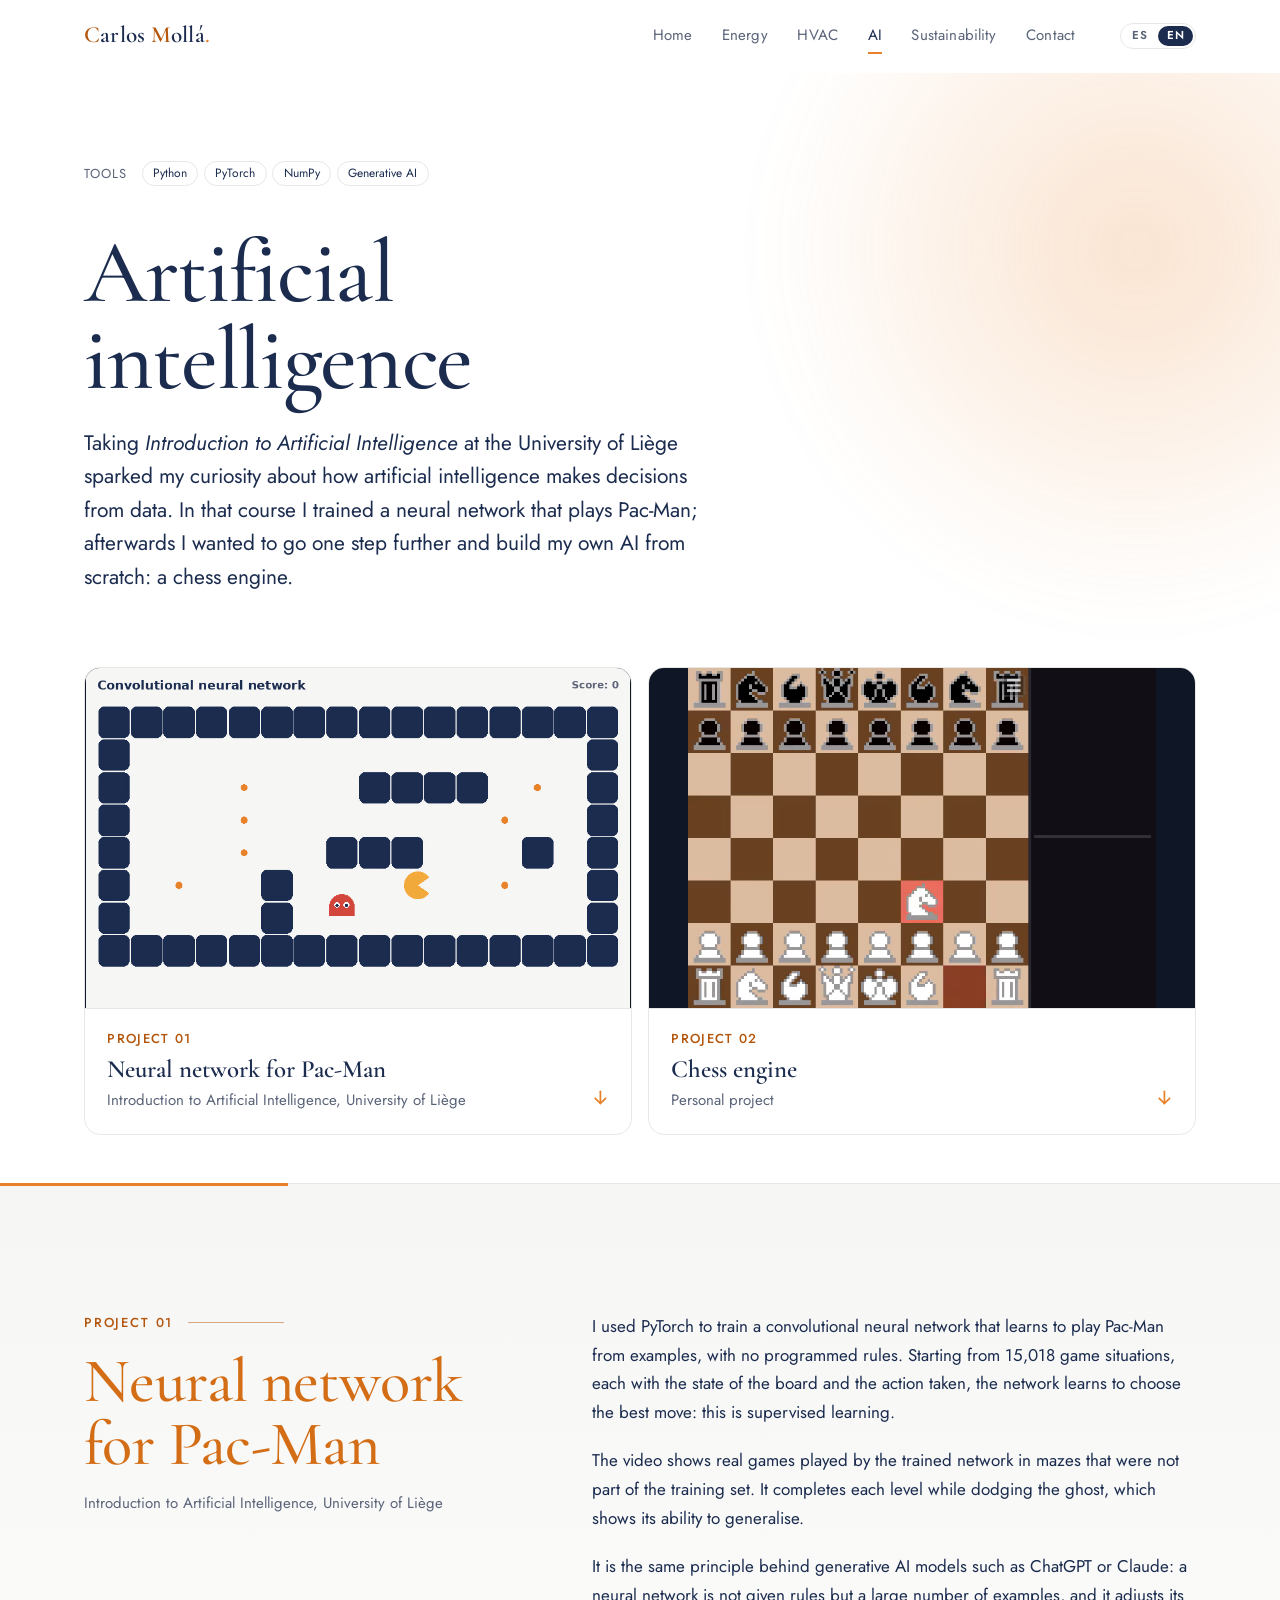
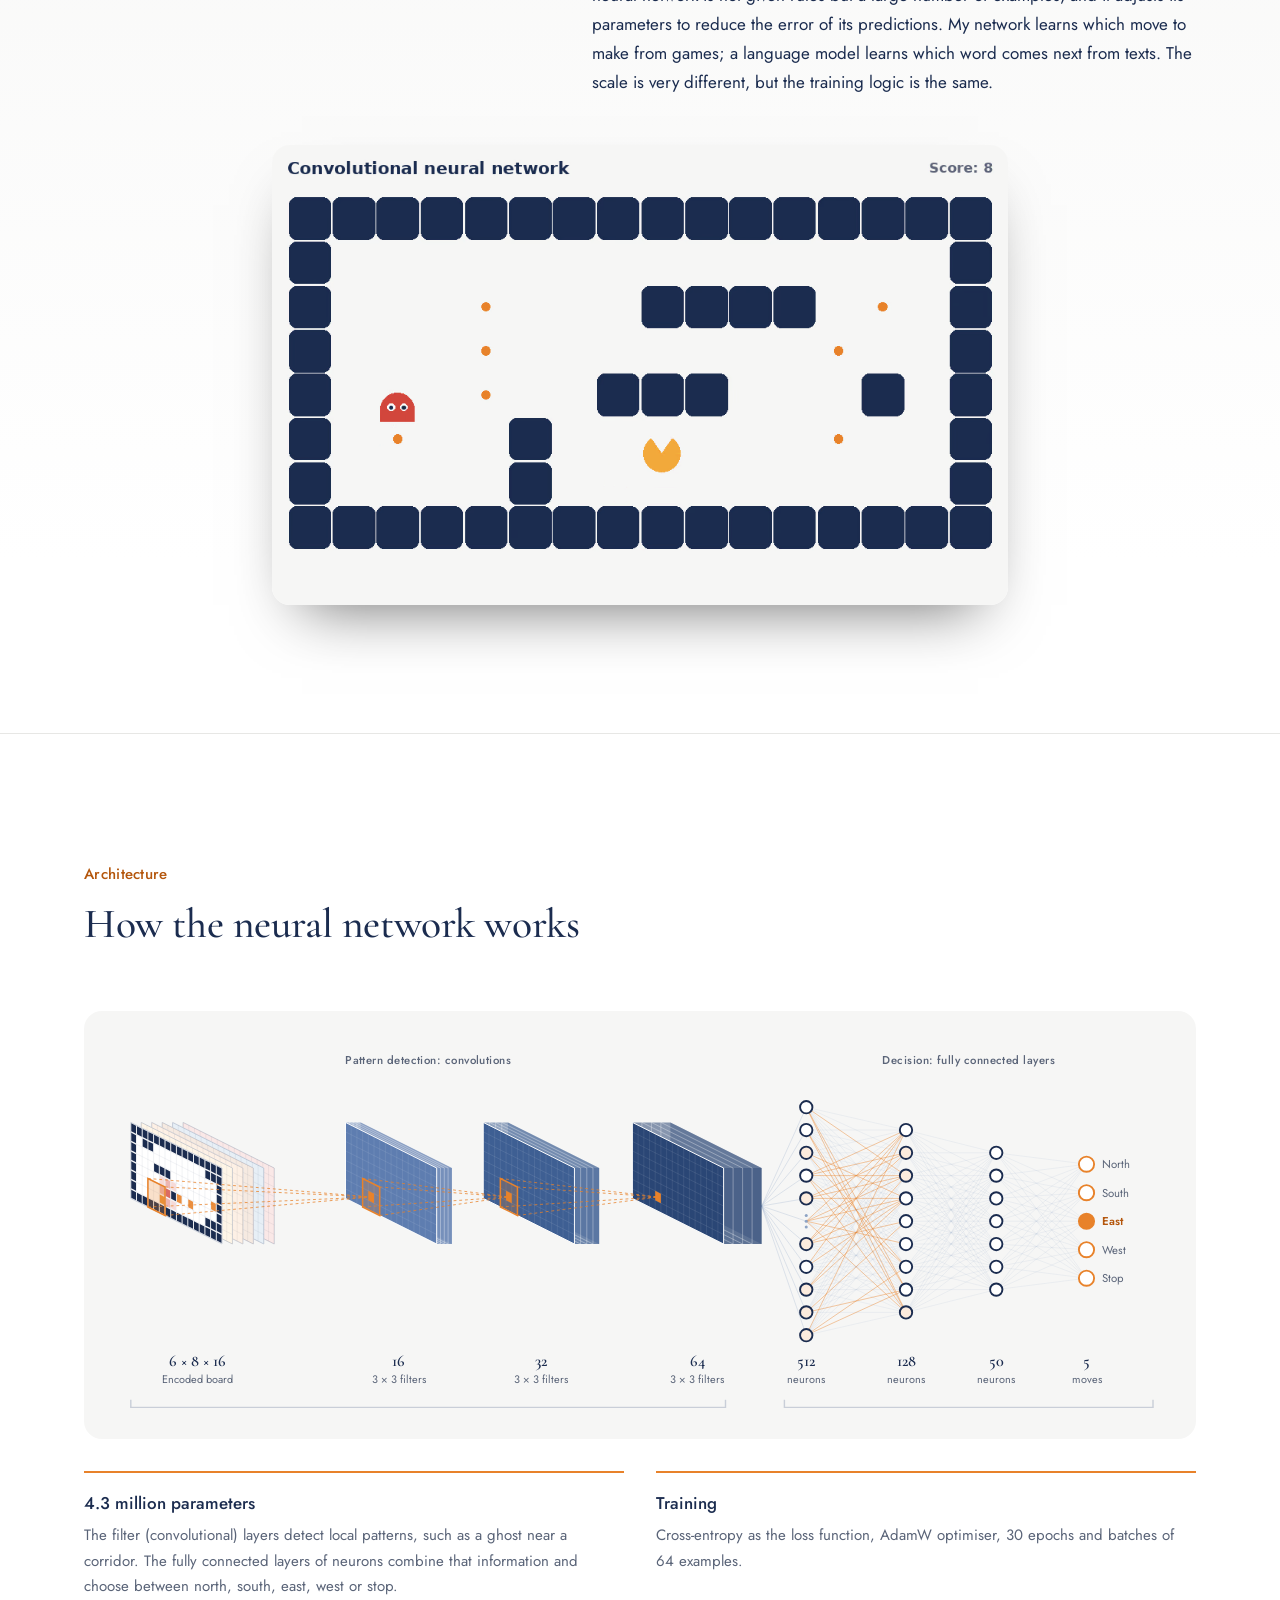
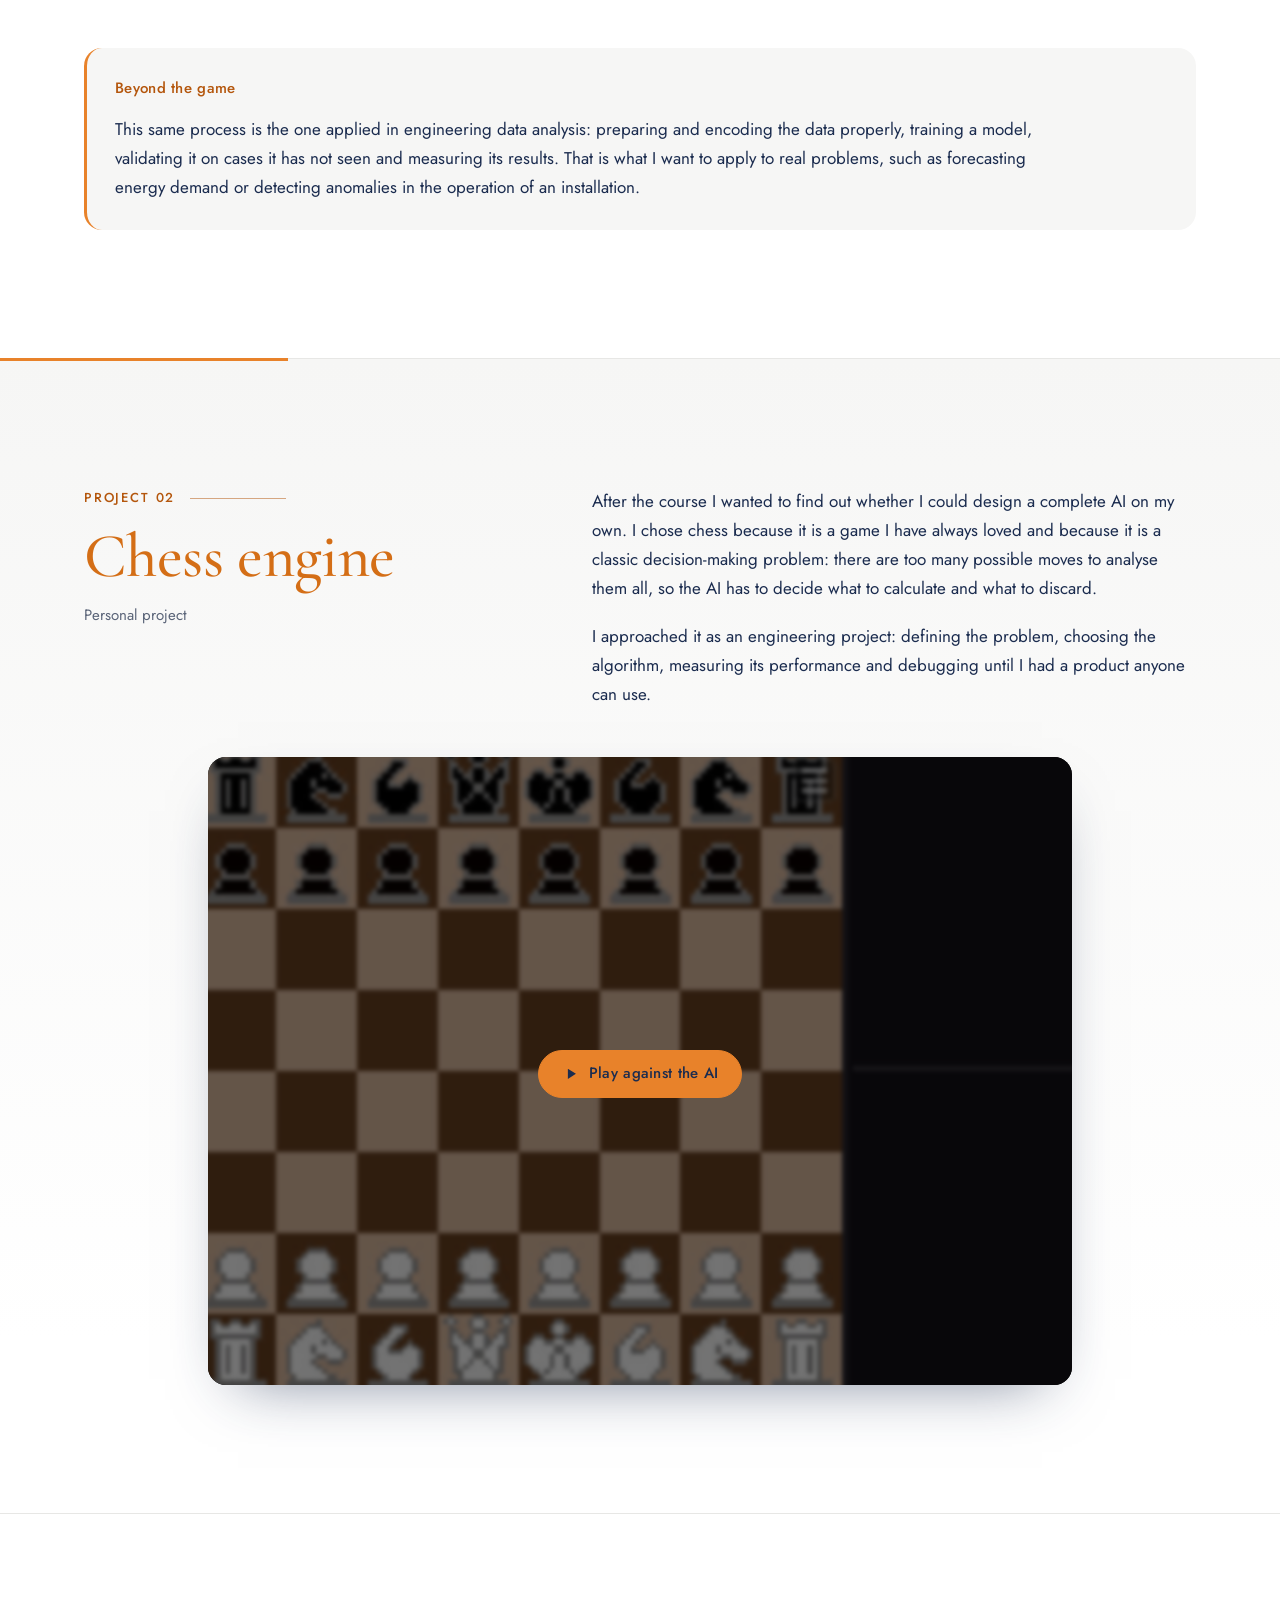
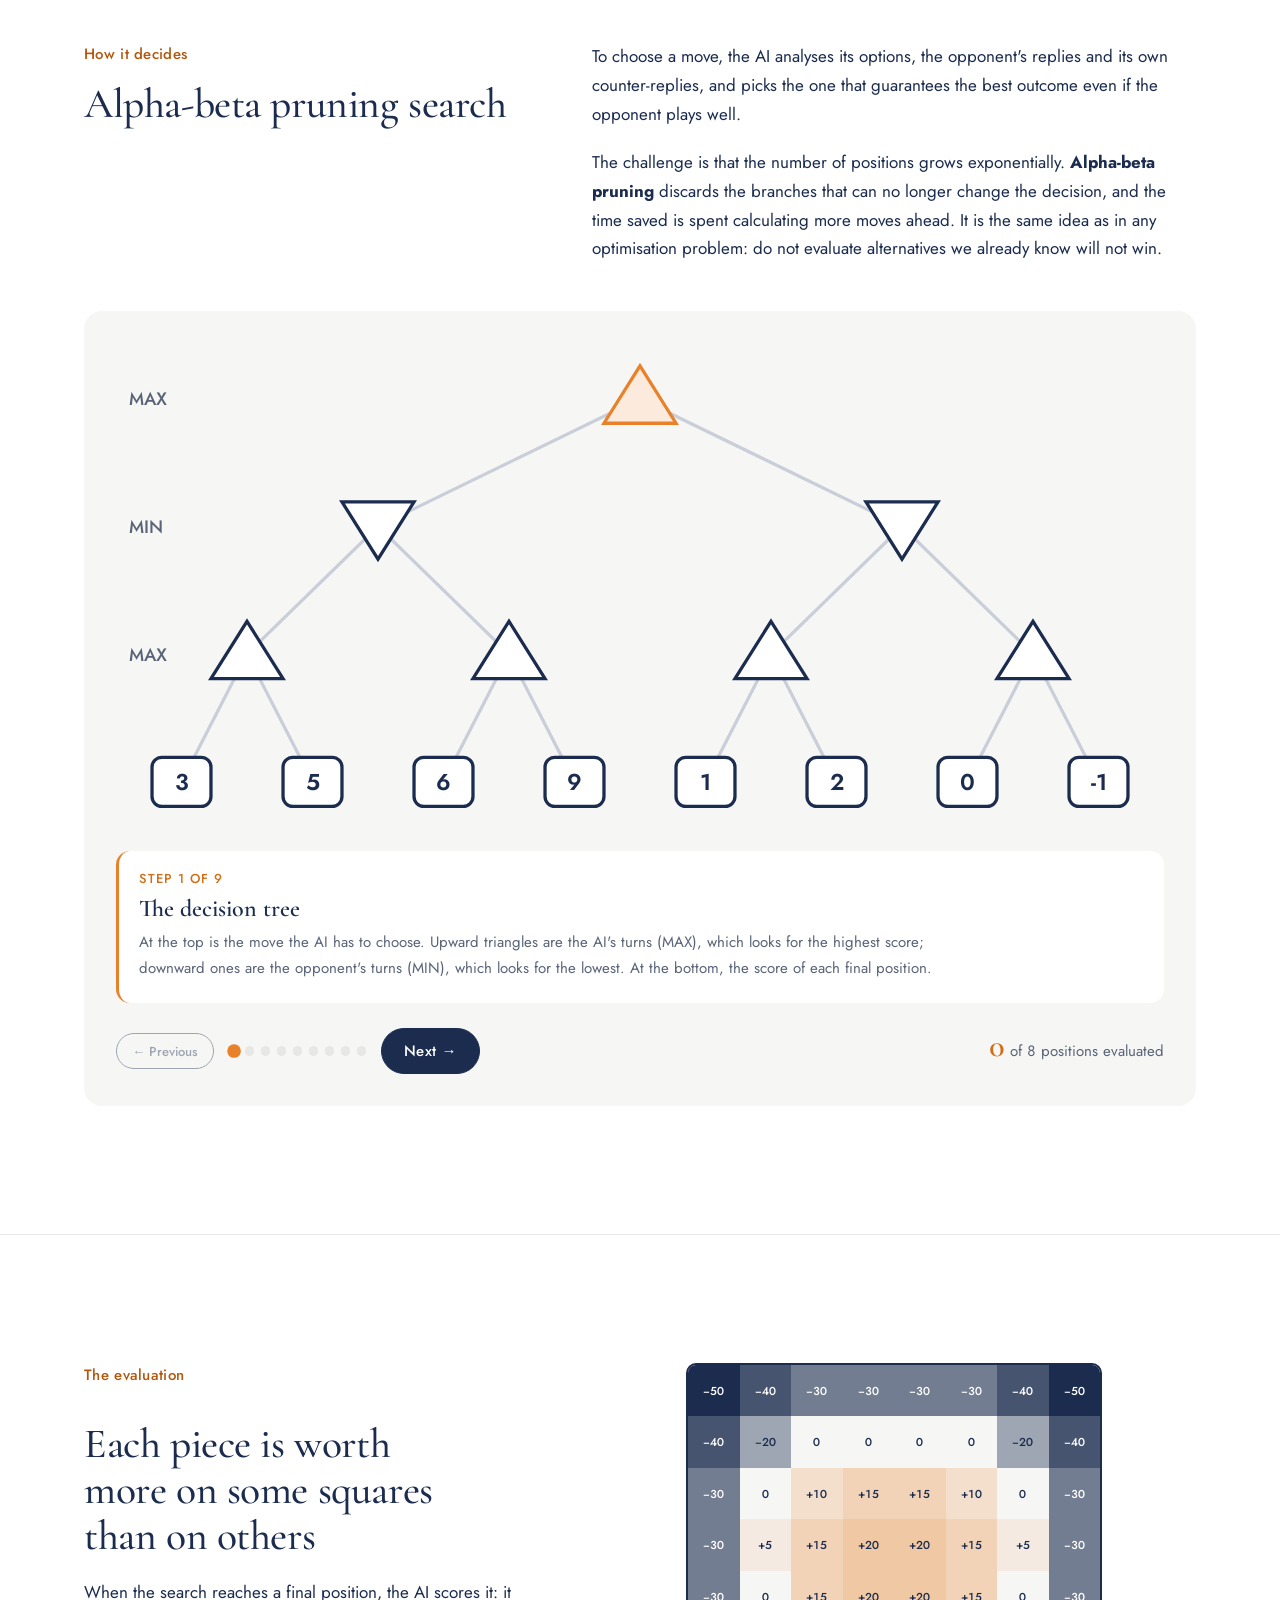
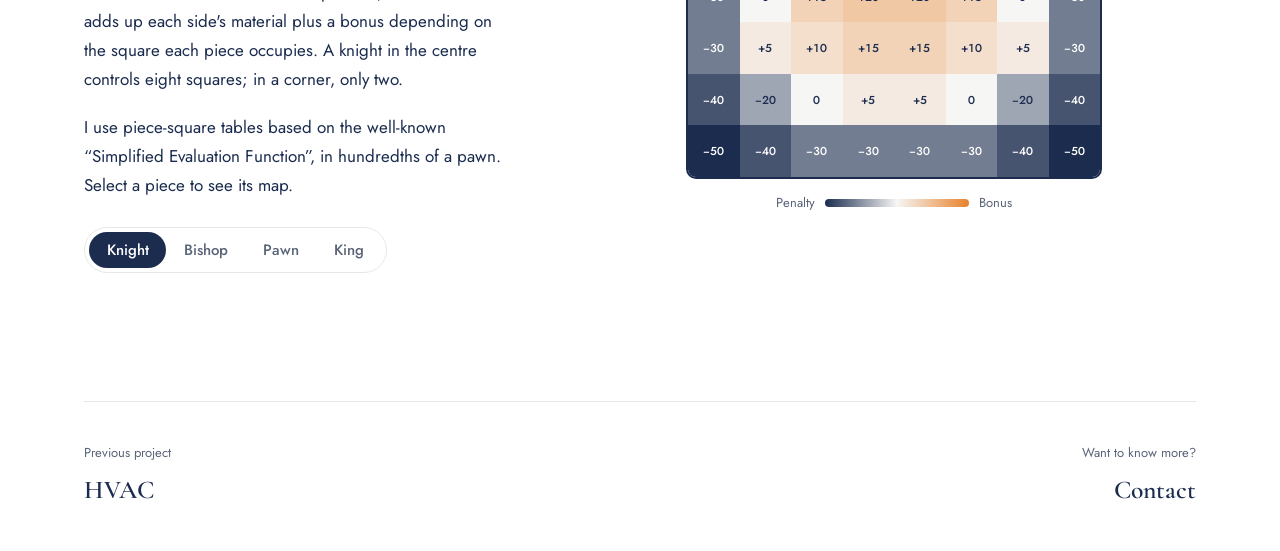
<file: en/ia.html>
<!DOCTYPE html>
<html lang="en">
<head>
<meta charset="utf-8">
<meta name="viewport" content="width=device-width, initial-scale=1, viewport-fit=cover">
<title>Artificial intelligence | Carlos Mollá</title>
<meta name="description" content="Artificial intelligence projects by Carlos Mollá: a chess engine of my own with alpha-beta search, playable in the browser, and a convolutional neural network that plays Pac-Man.">
<meta property="og:title" content="Artificial intelligence, projects by Carlos Mollá">
<meta property="og:description" content="Play against my chess engine and see how a neural network learns to play Pac-Man.">
<meta property="og:image" content="../assets/ia/ajedrez-poster.jpg">
<meta name="theme-color" content="#FFFFFF">
<meta name="color-scheme" content="light">
<link rel="icon" href="../assets/favicon.svg" type="image/svg+xml">
<link rel="alternate" hreflang="es" href="../ia.html">
<link rel="alternate" hreflang="en" href="ia.html">
<link rel="preconnect" href="https://fonts.googleapis.com">
<link rel="preconnect" href="https://fonts.gstatic.com" crossorigin>
<link rel="stylesheet" href="https://fonts.googleapis.com/css2?family=Cormorant+Garamond:ital,wght@0,500;0,600;1,500&family=Jost:wght@400;500&display=swap">
<link rel="stylesheet" href="../css/estilo.css">
</head>
<body class="pag-proyecto">
<a class="saltar" href="#contenido">Skip to content</a>
<div class="progreso" id="progreso" aria-hidden="true"></div>

<header class="cabecera" id="cabecera">
  <div class="envoltura">
    <a class="marca" href="index.html"><span class="ini">C</span>arlos <span class="ini">M</span>ollá<span>.</span></a>
    <nav class="pestanas" aria-label="Sections">
      <ul id="pestanas">
        <li><a href="index.html">Home</a></li>
        <li><a href="energia.html">Energy</a></li>
        <li><a href="hvac.html">HVAC</a></li>
        <li><a href="ia.html" aria-current="page">AI</a></li>
        <li><a href="sostenibilidad.html">Sustainability</a></li>
        <li><a href="index.html#contacto">Contact</a></li>
        <li class="indicador" id="indicador" aria-hidden="true"></li>
      </ul>
    </nav>
    <div class="idioma" role="group" aria-label="Language"><a href="../ia.html" hreflang="es" lang="es" title="Español">ES</a><a href="ia.html" hreflang="en" lang="en" aria-current="true" title="English">EN</a></div>
  </div>
</header>

<main id="contenido">

  <!-- CABECERA -->
  <section class="proyecto-cabeza" aria-labelledby="titulo">
    <div class="halo" aria-hidden="true"></div>
    <div class="envoltura proyecto-rejilla una-col">
      <div class="herr-pagina" aria-label="Tools used"><span>Tools</span><ul><li>Python</li><li>PyTorch</li><li>NumPy</li><li>Generative AI</li></ul></div>
      <div class="proyecto-texto">
        <h1 id="titulo">Artificial intelligence</h1>
        <p class="entrada">Taking <em>Introduction to Artificial Intelligence</em> at the University of Liège sparked my curiosity about how artificial intelligence makes decisions from data. In that course I trained a neural network that plays Pac-Man; afterwards I wanted to go one step further and build my own AI from scratch: a chess engine.</p>
      </div>
    </div>
  </section>

  <!-- ÍNDICE DE PROYECTOS -->
  <nav class="seccion indice-seccion" aria-label="Projects on this page">
    <div class="envoltura indice">
        <a class="indice-proy con-video revelar" href="#pacman">
          <span class="ip-video"><video autoplay muted loop playsinline preload="metadata" poster="../assets/ia/pacman-poster-en.jpg" aria-label="Real games played by the trained neural network"><source src="../assets/ia/pacman-agente-en.webm" type="video/webm"><source src="../assets/ia/pacman-agente-en.mp4" type="video/mp4"></video></span>
          <span class="ip-num">Project 01</span>
          <strong>Neural network for Pac-Man</strong>
          <span class="ip-ctx">Introduction to Artificial Intelligence, University of Liège</span>
          <svg viewBox="0 0 24 24" fill="none" stroke="currentColor" stroke-width="2" stroke-linecap="round" stroke-linejoin="round" aria-hidden="true"><path d="M12 5v14"/><path d="m6 13 6 6 6-6"/></svg>
        </a>
        <a class="indice-proy con-video revelar" href="#ajedrez" style="--retraso:.08s">
          <span class="ip-video"><video autoplay muted loop playsinline preload="metadata" poster="../assets/ia/ajedrez-poster.jpg" aria-label="Game against the chess engine at Grandmaster level"><source src="../assets/ia/ajedrez-partida.webm" type="video/webm"><source src="../assets/ia/ajedrez-partida.mp4" type="video/mp4"></video></span>
          <span class="ip-num">Project 02</span>
          <strong>Chess engine</strong>
          <span class="ip-ctx">Personal project</span>
          <svg viewBox="0 0 24 24" fill="none" stroke="currentColor" stroke-width="2" stroke-linecap="round" stroke-linejoin="round" aria-hidden="true"><path d="M12 5v14"/><path d="m6 13 6 6 6-6"/></svg>
        </a>
    </div>
  </nav>


  <!-- ===================== PAC-MAN ===================== -->
  <section class="seccion proyecto-banda" id="pacman" aria-labelledby="t-pacman">
    <div class="envoltura">
      <div class="dos-col">
        <div class="seccion-cabeza revelar">
          <span class="banda-num">Project 01</span>
          <h2 id="t-pacman">Neural network for Pac-Man</h2>
          <p class="banda-ctx">Introduction to Artificial Intelligence, University of Liège</p>
        </div>
        <div class="prosa">
          <p class="revelar">I used PyTorch to train a convolutional neural network that learns to play Pac-Man from examples, with no programmed rules. Starting from 15,018 game situations, each with the state of the board and the action taken, the network learns to choose the best move: this is supervised learning.</p>
          <p class="revelar">The video shows real games played by the trained network in mazes that were not part of the training set. It completes each level while dodging the ghost, which shows its ability to generalise.</p>
          <p class="revelar">It is the same principle behind generative AI models such as ChatGPT or Claude: a neural network is not given rules but a large number of examples, and it adjusts its parameters to reduce the error of its predictions. My network learns which move to make from games; a language model learns which word comes next from texts. The scale is very different, but the training logic is the same.</p>
        </div>
      </div>
      <figure class="video-pacman revelar">
        <video autoplay muted loop playsinline aria-label="Real games played by the trained neural network in mazes it did not see during training">
          <source src="../assets/ia/pacman-agente-en.webm" type="video/webm">
          <source src="../assets/ia/pacman-agente-en.mp4" type="video/mp4">
        </video>
      </figure>
    </div>
  </section>

  <!-- Arquitectura -->
  <section class="seccion" aria-labelledby="t-red">
    <div class="envoltura">
      <div class="seccion-cabeza revelar">
        <span class="antetitulo">Architecture</span>
        <h2 id="t-red" class="titulo-naranja">How the neural network works</h2>
      </div>
      <figure class="red3d revelar" id="red3d">
        <div class="red3d-lienzo"><svg id="red3d-svg" viewBox="0 0 1120 400" role="img" aria-labelledby="red3d-t"><title id="red3d-t">Network architecture: an input of 6 layers of 8 by 16 cells, three convolutional layers of 16, 32 and 64 filters that scan the board, and dense layers of 512, 128 and 50 neurons ending in 5 possible moves</title></svg></div>
      </figure>
      <div class="lista-ventajas red-datos">
        <div class="revelar"><strong>4.3 million parameters</strong><span>The filter (convolutional) layers detect local patterns, such as a ghost near a corridor. The fully connected layers of neurons combine that information and choose between north, south, east, west or stop.</span></div>
        <div class="revelar" style="--retraso:.08s"><strong>Training</strong><span>Cross-entropy as the loss function, AdamW optimiser, 30 epochs and batches of 64 examples.</span></div>
      </div>
      <div class="ia-aplicacion revelar">
        <span class="antetitulo">Beyond the game</span>
        <p>This same process is the one applied in engineering data analysis: preparing and encoding the data properly, training a model, validating it on cases it has not seen and measuring its results. That is what I want to apply to real problems, such as forecasting energy demand or detecting anomalies in the operation of an installation.</p>
      </div>
    </div>
  </section>

  <!-- ===================== AJEDREZ ===================== -->
  <section class="seccion proyecto-banda" id="ajedrez" aria-labelledby="t-ajedrez">
    <div class="envoltura">
      <div class="dos-col">
        <div class="seccion-cabeza revelar">
          <span class="banda-num">Project 02</span>
          <h2 id="t-ajedrez">Chess engine</h2>
          <p class="banda-ctx">Personal project</p>
        </div>
        <div class="prosa">
          <p class="revelar">After the course I wanted to find out whether I could design a complete AI on my own. I chose chess because it is a game I have always loved and because it is a classic decision-making problem: there are too many possible moves to analyse them all, so the AI has to decide what to calculate and what to discard.</p>
          <p class="revelar">I approached it as an engineering project: defining the problem, choosing the algorithm, measuring its performance and debugging until I had a product anyone can use.</p>
        </div>
      </div>

      <div class="juego revelar" id="jugar">
        <div class="juego-pantalla" id="juego-pantalla">
          <img src="../assets/ia/ajedrez-poster.jpg" alt="" class="juego-fondo" width="660" height="480">
          <div class="juego-invitacion">
            <button type="button" class="boton principal" id="juego-cargar">
              <svg viewBox="0 0 24 24" fill="currentColor" aria-hidden="true"><path d="M8 5v14l11-7z"/></svg>
              Play against the AI
            </button>
          </div>
        </div>
      </div>
    </div>
  </section>

  <!-- Cómo decide: alfa-beta -->
  <section class="seccion" id="alfabeta" aria-labelledby="t-alfabeta">
    <div class="envoltura">
      <div class="dos-col">
        <div class="seccion-cabeza revelar">
          <span class="antetitulo">How it decides</span>
          <h2 id="t-alfabeta">Alpha-beta pruning search</h2>
        </div>
        <div class="prosa">
          <p class="revelar">To choose a move, the AI analyses its options, the opponent's replies and its own counter-replies, and picks the one that guarantees the best outcome even if the opponent plays well.</p>
          <p class="revelar">The challenge is that the number of positions grows exponentially. <strong>Alpha-beta pruning</strong> discards the branches that can no longer change the decision, and the time saved is spent calculating more moves ahead. It is the same idea as in any optimisation problem: do not evaluate alternatives we already know will not win.</p>
        </div>
      </div>
      <div class="arbol revelar" id="arbol">
        <div class="arbol-lienzo">
          <svg id="arbol-svg" viewBox="0 0 640 300" role="img" aria-labelledby="arbol-t">
            <title id="arbol-t">Three-level search tree with eight final positions. With alpha-beta pruning only five of the eight are evaluated.</title>
          </svg>
        </div>
        <div class="arbol-paso">
          <p class="arbol-num" id="arbol-num">Step 1 of 9</p>
          <h3 id="arbol-titulo"></h3>
          <p id="arbol-texto" aria-live="polite"></p>
        </div>
        <div class="arbol-pie">
          <div class="arbol-nav">
            <button type="button" class="bat-boton" id="arbol-ant" aria-label="Previous step">← Previous</button>
            <div class="arbol-puntos" id="arbol-puntos" aria-hidden="true"></div>
            <button type="button" class="boton principal arbol-sig" id="arbol-sig" aria-label="Next step">Next →</button>
          </div>
          <p class="arbol-contador"><strong id="arbol-n">0</strong> of 8 positions evaluated</p>
        </div>
      </div>
    </div>
  </section>

  <!-- Evaluación -->
  <section class="seccion" aria-labelledby="t-eval">
    <div class="envoltura dos-col">
      <div class="prosa">
        <span class="antetitulo revelar">The evaluation</span>
        <h2 id="t-eval" class="revelar">Each piece is worth more on some squares than on others</h2>
        <p class="revelar">When the search reaches a final position, the AI scores it: it adds up each side's material plus a bonus depending on the square each piece occupies. A knight in the centre controls eight squares; in a corner, only two.</p>
        <p class="revelar">I use piece-square tables based on the well-known “Simplified Evaluation Function”, in hundredths of a pawn. Select a piece to see its map.</p>
        <div class="estaciones revelar" role="group" aria-label="Piece" id="pst-piezas">
          <button type="button" class="estacion" data-pieza="caballo" aria-pressed="true">Knight</button>
          <button type="button" class="estacion" data-pieza="alfil" aria-pressed="false">Bishop</button>
          <button type="button" class="estacion" data-pieza="peon" aria-pressed="false">Pawn</button>
          <button type="button" class="estacion" data-pieza="rey" aria-pressed="false">King</button>
        </div>
      </div>
      <div class="pst revelar">
        <div class="pst-tablero" id="pst-tablero" role="grid" aria-label="Bonus by square"></div>
        <div class="pst-escala" aria-hidden="true"><span>Penalty</span><i></i><span>Bonus</span></div>
      </div>
    </div>
  </section>

  <div class="envoltura">
    <nav class="siguiente-proyecto" aria-label="Other projects">
      <a href="hvac.html"><span>Previous project</span><strong>HVAC</strong></a>
      <a href="index.html#contacto" style="text-align:right"><span>Want to know more?</span><strong>Contact</strong></a>
    </nav>
  </div>
</main>

<script>window.PAC_ESTADO = {"W": 16, "H": 8, "walls": [[1, 1, 1, 1, 1, 1, 1, 1, 1, 1, 1, 1, 1, 1, 1, 1], [1, 0, 0, 0, 0, 0, 0, 0, 0, 0, 0, 0, 0, 1, 1, 1], [1, 0, 0, 0, 0, 0, 0, 1, 0, 0, 0, 0, 0, 0, 0, 1], [1, 0, 0, 0, 0, 0, 0, 0, 0, 0, 0, 0, 0, 0, 0, 1], [1, 0, 0, 0, 1, 1, 1, 0, 0, 0, 0, 0, 0, 0, 0, 1], [1, 0, 0, 0, 0, 0, 0, 0, 0, 0, 0, 0, 0, 0, 0, 1], [1, 0, 1, 1, 0, 0, 0, 0, 0, 0, 0, 0, 0, 1, 1, 1], [1, 1, 1, 1, 1, 1, 1, 1, 1, 1, 1, 1, 1, 1, 1, 1]], "pac": [5, 1], "ghosts": [[6.0, 2.0, 0]], "food": [[8, 2], [10, 2], [14, 3]], "caps": [[4, 2], [9, 5]], "dir": "West", "asustado": [[7.5, 1.0, 37]], "pac2": [6, 2]};</script>
<script src="../js/en/main.js"></script>
<script src="../js/en/ia.js"></script>
</body>
</html>
</file>
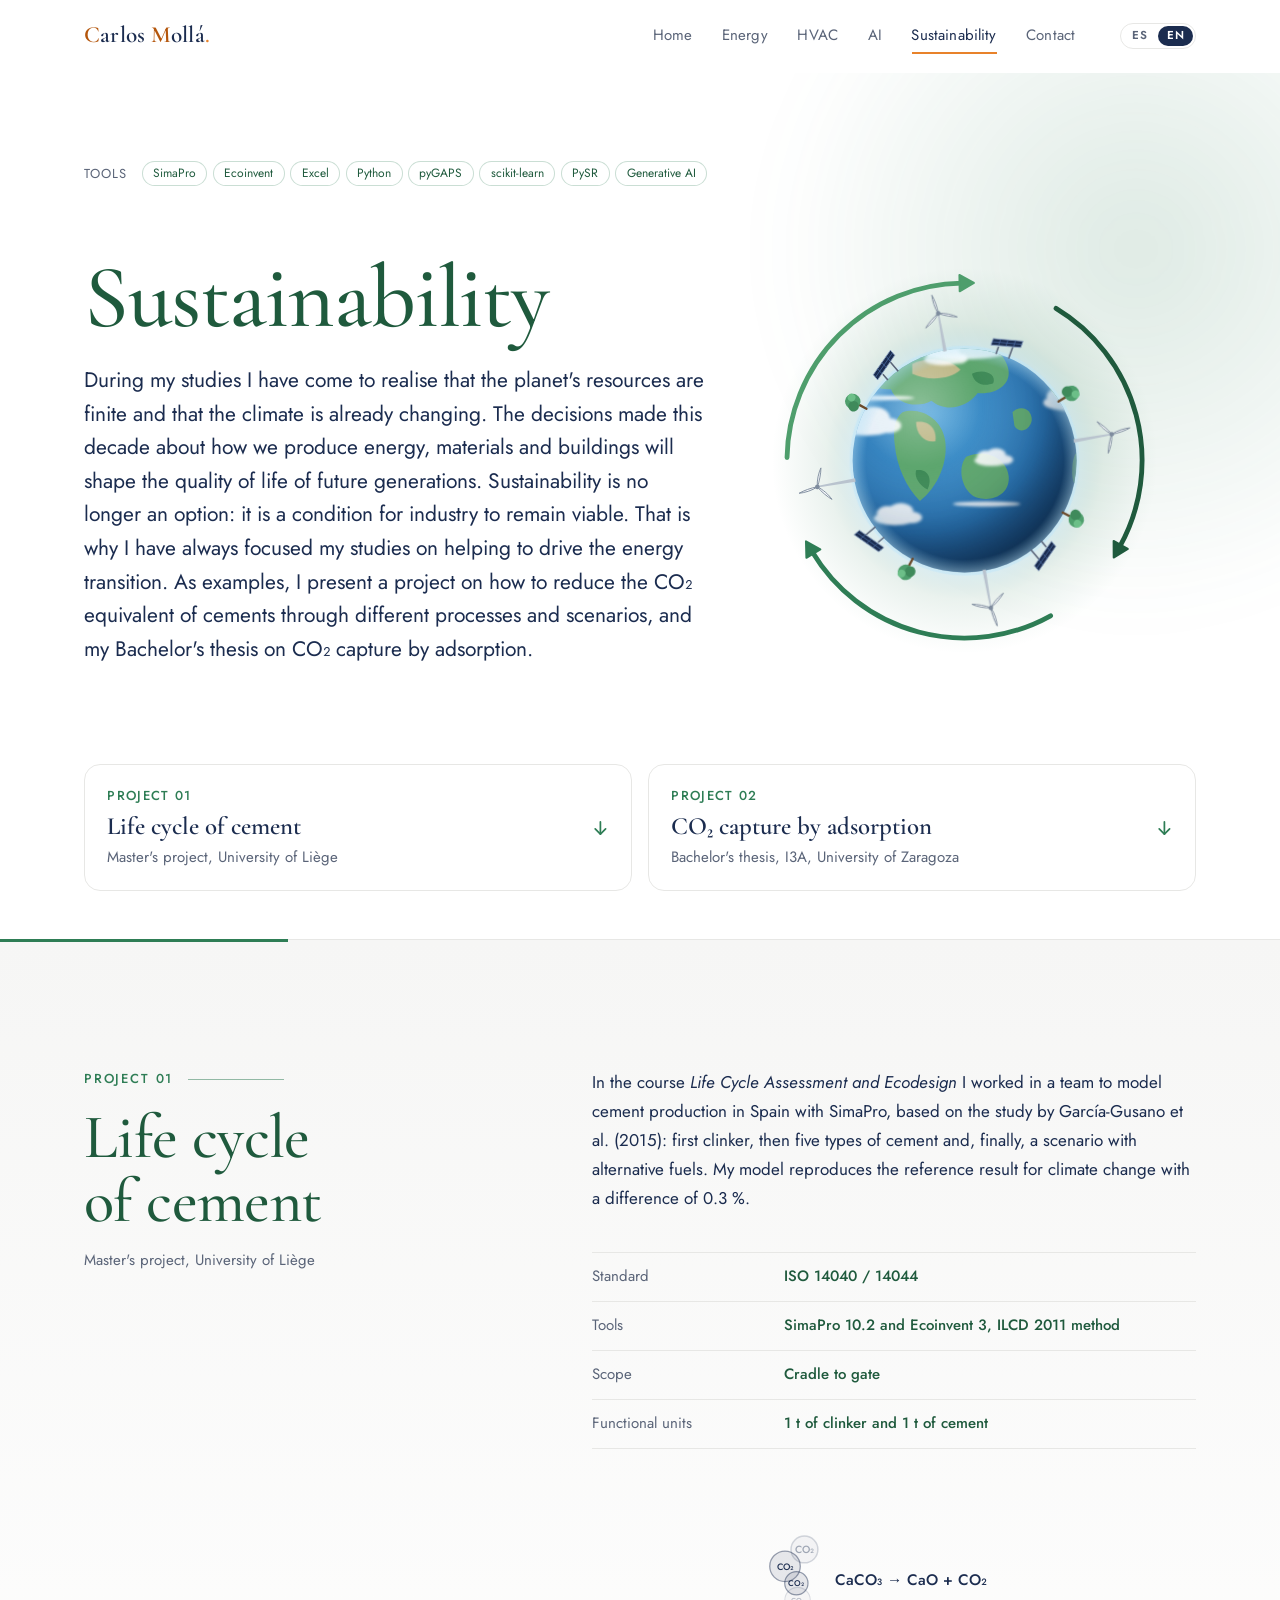
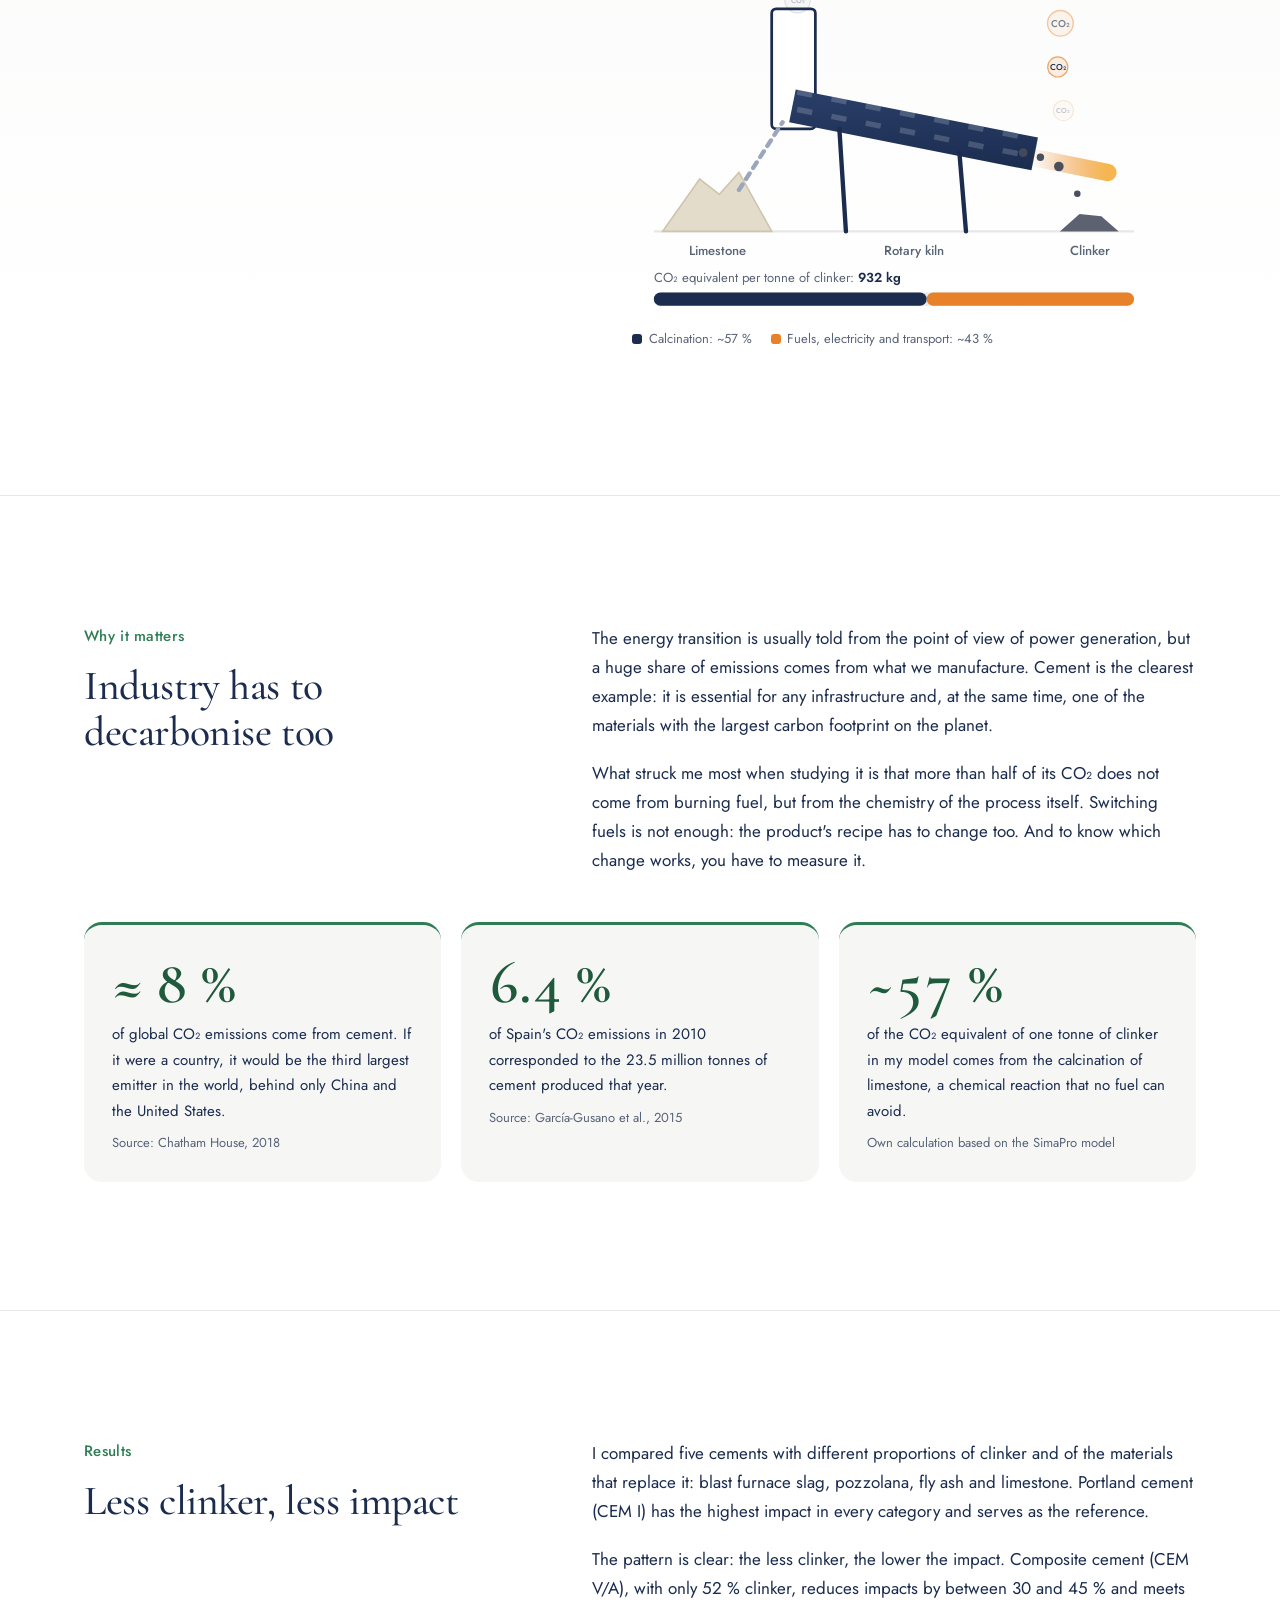
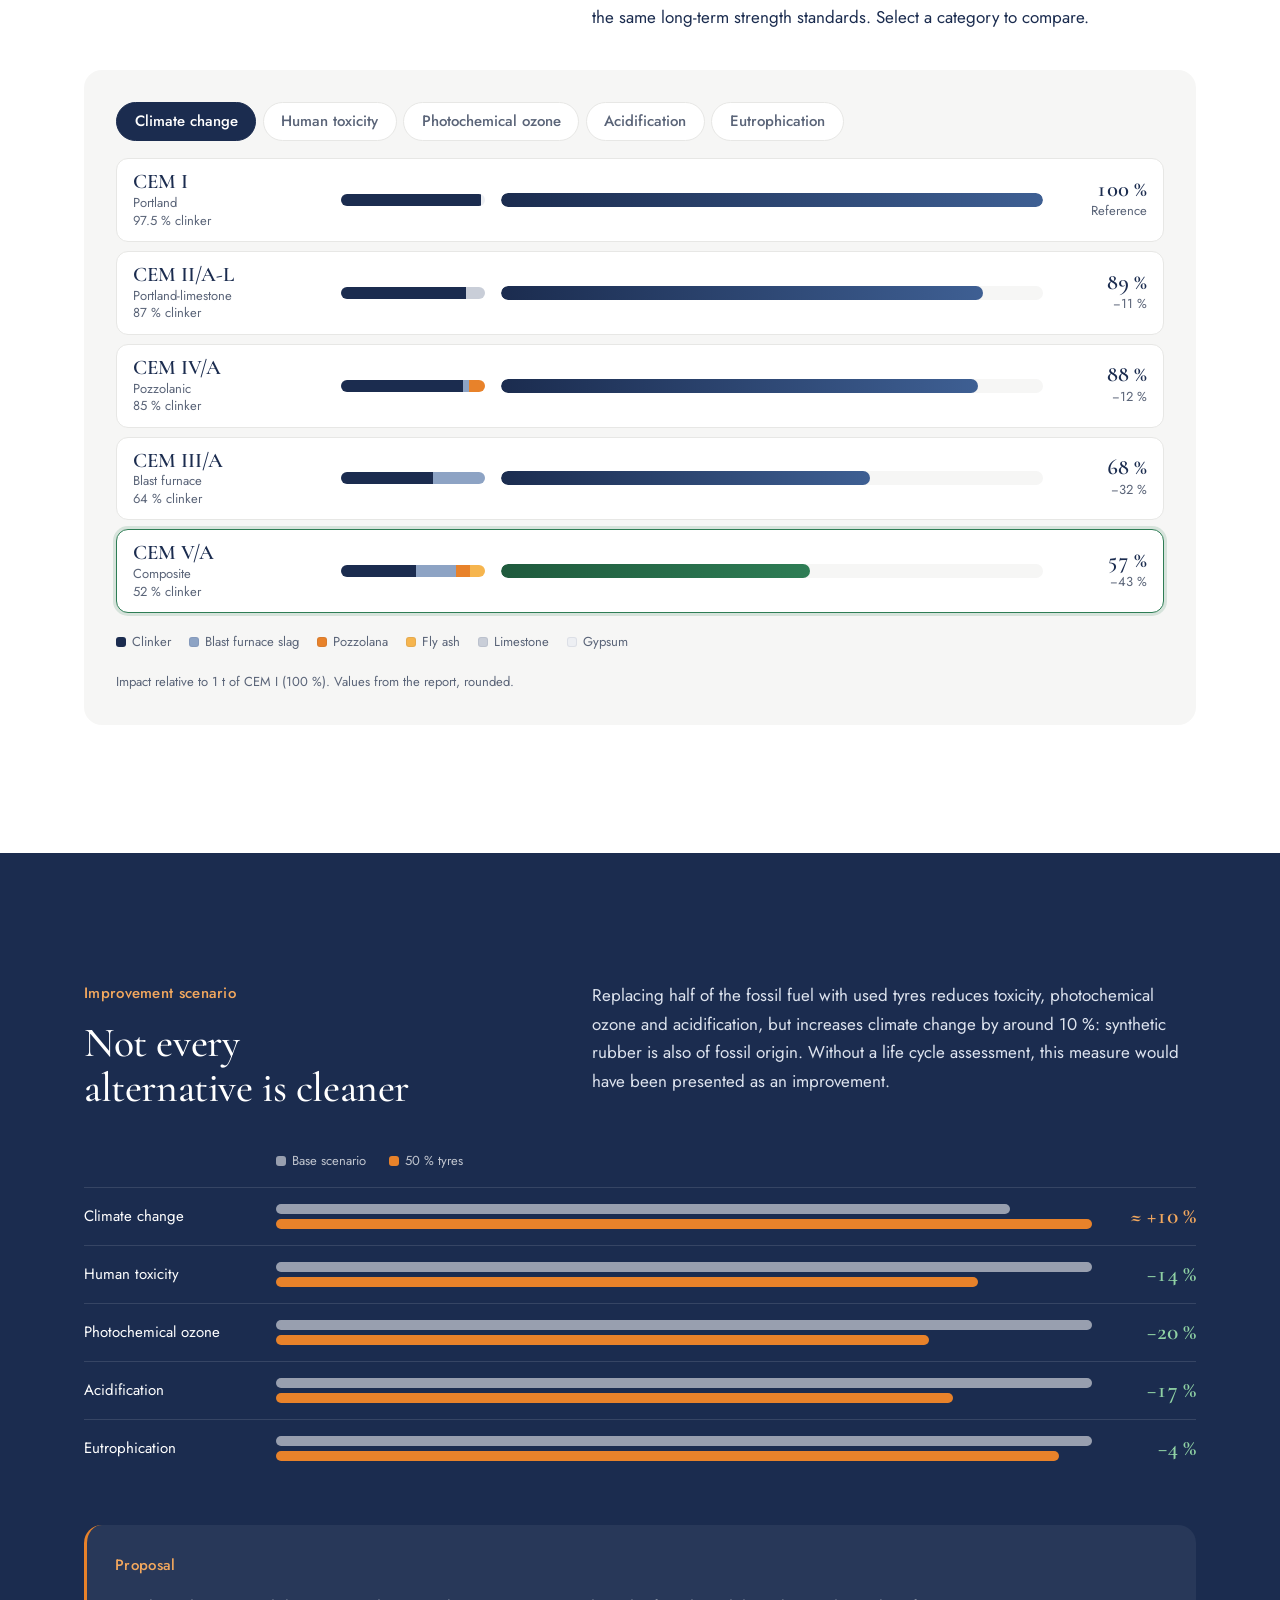
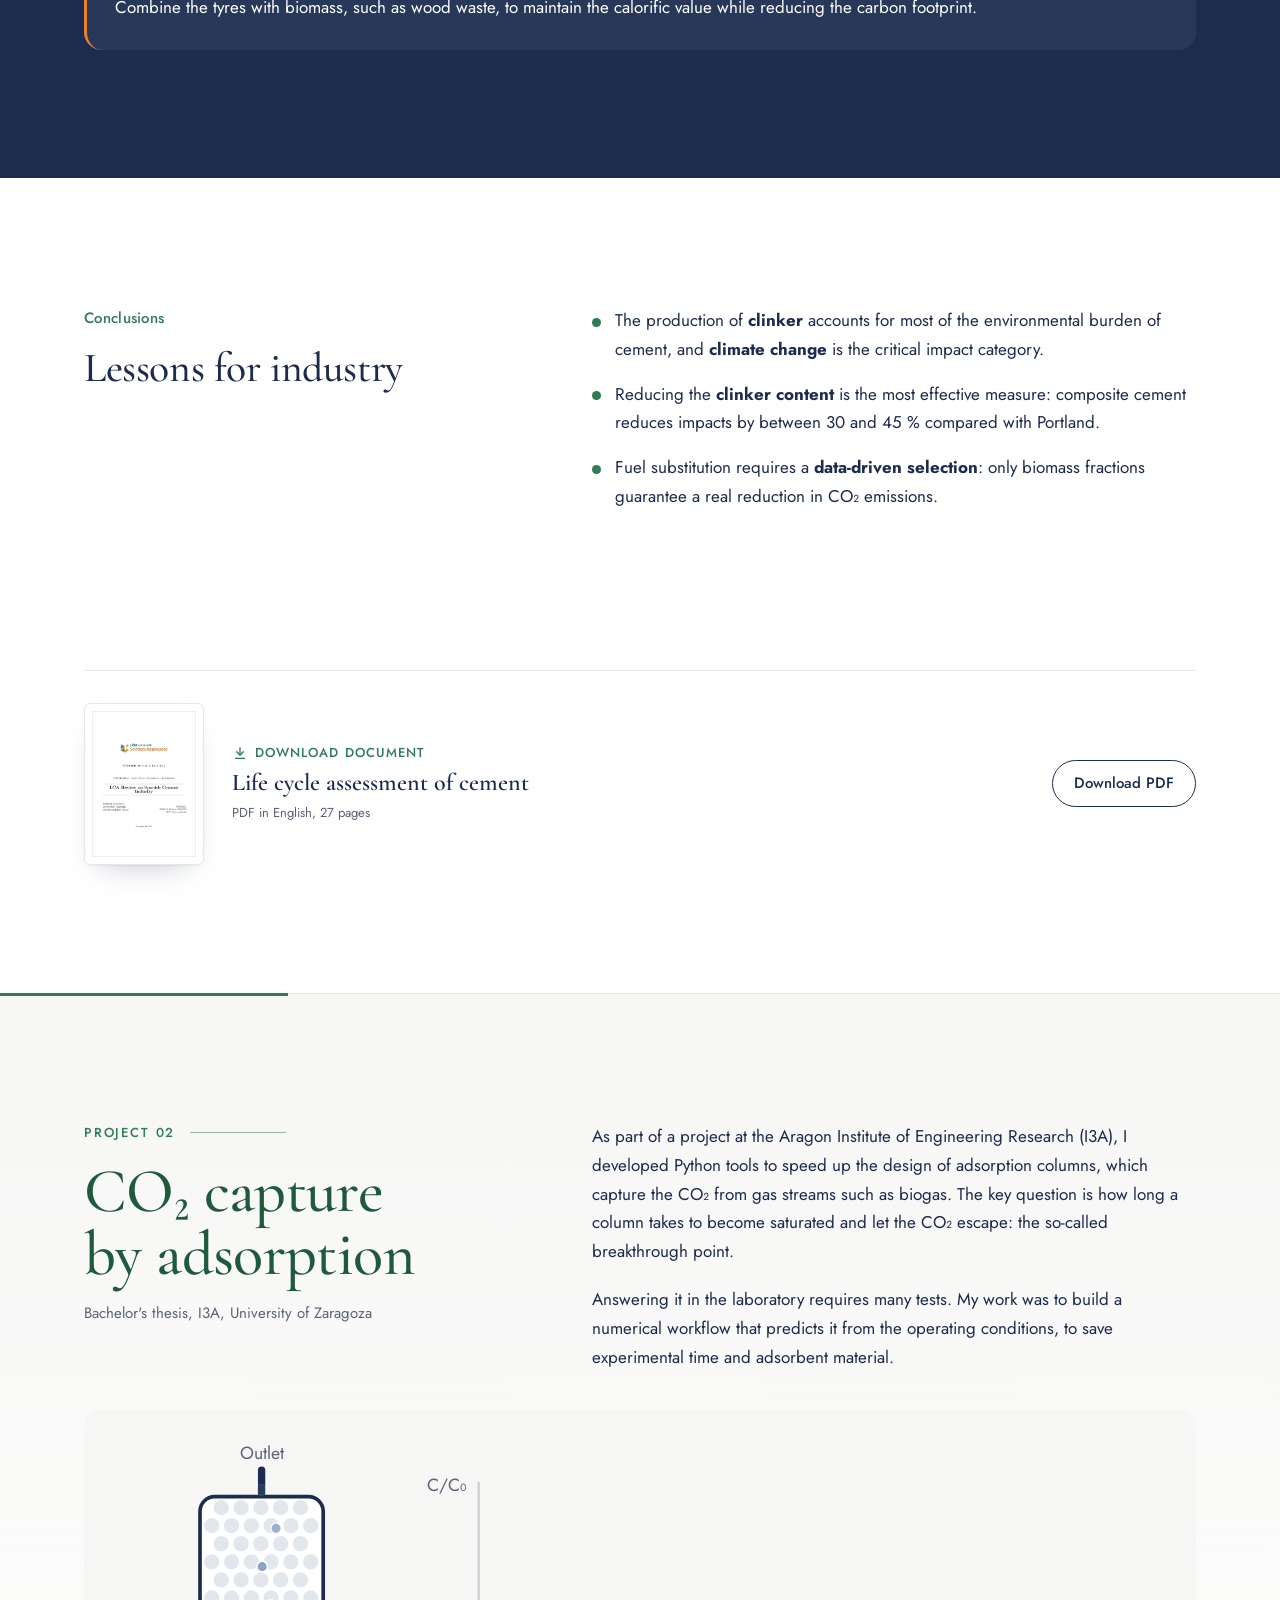
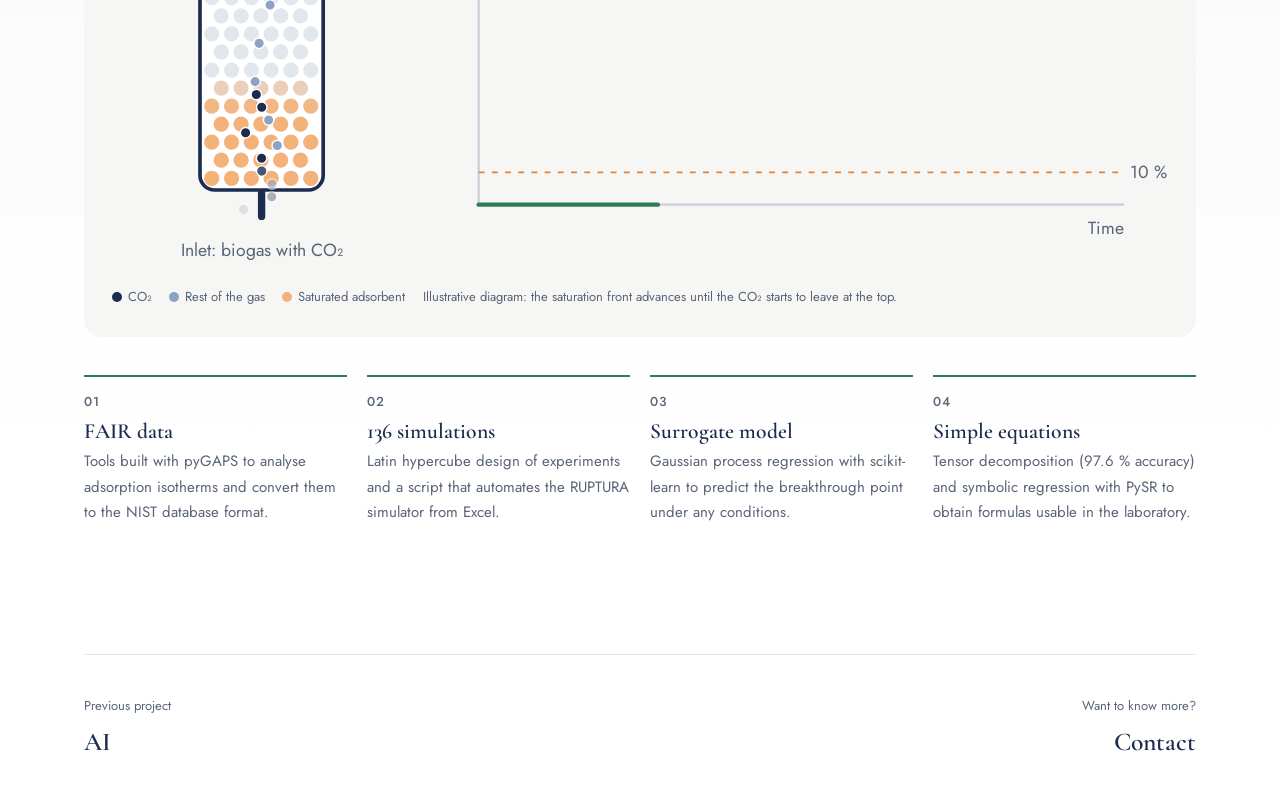
<file: en/sostenibilidad.html>
<!DOCTYPE html>
<html lang="en">
<head>
<meta charset="utf-8">
<meta name="viewport" content="width=device-width, initial-scale=1, viewport-fit=cover">
<title>Sustainability | Carlos Mollá</title>
<meta name="description" content="Life cycle assessment of the Spanish cement industry with SimaPro: clinker, five types of cement and an alternative fuels scenario.">
<meta property="og:title" content="Life cycle assessment of cement, Carlos Mollá">
<meta property="og:description" content="Measure to reduce: which cement pollutes least and why not every “green” alternative really is.">
<meta property="og:image" content="../assets/sostenibilidad/comparativa-cementos.webp">
<meta name="theme-color" content="#FFFFFF">
<meta name="color-scheme" content="light">
<link rel="icon" href="../assets/favicon.svg" type="image/svg+xml">
<link rel="alternate" hreflang="es" href="../sostenibilidad.html">
<link rel="alternate" hreflang="en" href="sostenibilidad.html">
<link rel="preconnect" href="https://fonts.googleapis.com">
<link rel="preconnect" href="https://fonts.gstatic.com" crossorigin>
<link rel="stylesheet" href="https://fonts.googleapis.com/css2?family=Cormorant+Garamond:ital,wght@0,500;0,600;1,500&family=Jost:wght@400;500&display=swap">
<link rel="stylesheet" href="../css/estilo.css">
</head>
<body class="pag-verde pag-proyecto">
<a class="saltar" href="#contenido">Skip to content</a>
<div class="progreso" id="progreso" aria-hidden="true"></div>

<header class="cabecera" id="cabecera">
  <div class="envoltura">
    <a class="marca" href="index.html"><span class="ini">C</span>arlos <span class="ini">M</span>ollá<span>.</span></a>
    <nav class="pestanas" aria-label="Sections">
      <ul id="pestanas">
        <li><a href="index.html">Home</a></li>
        <li><a href="energia.html">Energy</a></li>
        <li><a href="hvac.html">HVAC</a></li>
        <li><a href="ia.html">AI</a></li>
        <li><a href="sostenibilidad.html" aria-current="page">Sustainability</a></li>
        <li><a href="index.html#contacto">Contact</a></li>
        <li class="indicador" id="indicador" aria-hidden="true"></li>
      </ul>
    </nav>
    <div class="idioma" role="group" aria-label="Language"><a href="../sostenibilidad.html" hreflang="es" lang="es" title="Español">ES</a><a href="sostenibilidad.html" hreflang="en" lang="en" aria-current="true" title="English">EN</a></div>
  </div>
</header>

<main id="contenido">

  <!-- CABECERA -->
  <section class="proyecto-cabeza" aria-labelledby="titulo">
    <div class="halo" aria-hidden="true"></div>
    <div class="envoltura proyecto-rejilla">
      <div class="herr-pagina" aria-label="Tools used"><span>Tools</span><ul><li>SimaPro</li><li>Ecoinvent</li><li>Excel</li><li>Python</li><li>pyGAPS</li><li>scikit-learn</li><li>PySR</li><li>Generative AI</li></ul></div>
      <div class="proyecto-texto">
        <h1 id="titulo">Sustainability</h1>
        <p class="entrada">During my studies I have come to realise that the planet's resources are finite and that the climate is already changing. The decisions made this decade about how we produce energy, materials and buildings will shape the quality of life of future generations. Sustainability is no longer an option: it is a condition for industry to remain viable. That is why I have always focused my studies on helping to drive the energy transition. As examples, I present a project on how to reduce the CO₂ equivalent of cements through different processes and scenarios, and my Bachelor's thesis on CO₂ capture by adsorption.</p>
      </div>
      <figure class="figura-cabeza planeta" aria-hidden="true">
        <svg viewBox="0 0 480 480" id="planeta-svg">
          <defs>
            <radialGradient id="pt-mar" cx="36%" cy="30%" r="80%"><stop offset="0" stop-color="#4FA3D9"/><stop offset=".55" stop-color="#2A75B3"/><stop offset="1" stop-color="#163F70"/></radialGradient>
            <radialGradient id="pt-aura" cx="50%" cy="50%" r="50%"><stop offset=".55" stop-color="#7FC6E8" stop-opacity=".28"/><stop offset=".72" stop-color="#2E7D55" stop-opacity=".10"/><stop offset="1" stop-color="#2E7D55" stop-opacity="0"/></radialGradient>
            <radialGradient id="pt-sombra" cx="30%" cy="26%" r="78%"><stop offset="0" stop-color="#FFFFFF" stop-opacity=".28"/><stop offset=".35" stop-color="#FFFFFF" stop-opacity="0"/><stop offset=".72" stop-color="#06182B" stop-opacity=".12"/><stop offset="1" stop-color="#06182B" stop-opacity=".55"/></radialGradient>
            <radialGradient id="pt-borde" cx="50%" cy="50%" r="50%"><stop offset=".86" stop-color="#9ED8F5" stop-opacity="0"/><stop offset="1" stop-color="#BFE6FA" stop-opacity=".55"/></radialGradient>
            <filter id="pt-difuso" x="-20%" y="-50%" width="140%" height="200%"><feGaussianBlur stdDeviation="1.6"/></filter>
            <clipPath id="pt-clip"><circle cx="240" cy="240" r="116"/></clipPath>
            <g id="pt-molino">
              <path d="M0 0 L-1.8 0 L-.8 -40 L.8 -40 L1.8 0 Z" fill="#B9C3CE"/>
              <g transform="translate(0 -40)">
                <g>
                  <path d="M0 0 C-1.8 -6 -1.4 -15 0 -20 C1 -15 1.2 -6 0 0 Z" fill="#F7F9FB" stroke="#7E8C9E" stroke-width=".9"/>
                  <path d="M0 0 C-1.8 -6 -1.4 -15 0 -20 C1 -15 1.2 -6 0 0 Z" fill="#F7F9FB" stroke="#7E8C9E" stroke-width=".9" transform="rotate(120)"/>
                  <path d="M0 0 C-1.8 -6 -1.4 -15 0 -20 C1 -15 1.2 -6 0 0 Z" fill="#F7F9FB" stroke="#7E8C9E" stroke-width=".9" transform="rotate(240)"/>
                  <animateTransform attributeName="transform" type="rotate" from="0" to="360" dur="2.6s" repeatCount="indefinite"/>
                </g>
                <circle r="2.4" fill="#7E8C9E"/>
              </g>
            </g>
            <g id="pt-placa">
              <path d="M-7 0 V-8 M7 0 V-13" stroke="#5A6478" stroke-width="1.6"/>
              <path d="M-15 -7 L15 -15 L15 -22 L-15 -14 Z" fill="#1B2C4F" stroke="#8DA3C4" stroke-width=".8"/>
              <path d="M-7.5 -9 V-16 M0 -11 V-18 M7.5 -13 V-20 M-15 -10.5 L15 -18.5" stroke="#4E6FA6" stroke-width=".7"/>
            </g>
            <g id="pt-arbol">
              <path d="M0 0 V-9" stroke="#6B4A2B" stroke-width="2.4" stroke-linecap="round"/>
              <circle cy="-16" r="8" fill="#4E9E6C"/><circle cx="-4" cy="-13" r="5.5" fill="#3F8A5B"/><circle cx="3" cy="-19" r="4" fill="#6CBF88"/>
            </g>
          </defs>
          <circle cx="240" cy="240" r="200" fill="url(#pt-aura)"/>
          <!-- economía circular: tres flechas en el mismo sentido -->
          <g class="pt-orbita" fill="none" stroke-width="5" stroke-linecap="round">
            <path d="M278.3 60.0 A184 184 0 0 1 421.2 272.0" stroke="#1F5A3D"/><path d="M418.9 284.8 L429.9 271.5 L413.2 268.5 Z" fill="#1F5A3D" stroke="#1F5A3D" stroke-width="2" stroke-linejoin="round"/><path d="M376.7 363.1 A184 184 0 0 1 121.7 381.0" stroke="#2E7D55"/><path d="M111.8 372.6 L117.8 388.7 L128.7 375.7 Z" fill="#2E7D55" stroke="#2E7D55" stroke-width="2" stroke-linejoin="round"/><path d="M65.0 296.9 A184 184 0 0 1 177.1 67.1" stroke="#4E9E6C"/><path d="M189.3 62.7 L172.3 59.8 L178.1 75.8 Z" fill="#4E9E6C" stroke="#4E9E6C" stroke-width="2" stroke-linejoin="round"/>
            <animateTransform attributeName="transform" type="rotate" from="0 240 240" to="360 240 240" dur="48s" repeatCount="indefinite"/>
          </g>
          <!-- planeta -->
          <circle cx="240" cy="240" r="116" fill="url(#pt-mar)"/>
          <g clip-path="url(#pt-clip)">
            <g>
              <g fill="#5DA66E"><g><path d="M20 150 C40 120 85 112 110 128 C130 140 128 162 112 172 C120 190 104 214 84 214 C70 232 52 226 46 206 C30 198 14 178 20 150 Z"/><path d="M70 232 C90 226 104 240 100 262 C98 286 86 312 74 322 C66 300 58 276 60 256 C62 244 64 236 70 232 Z"/><path d="M150 118 C172 104 210 102 236 116 C262 108 296 118 304 140 C312 158 296 172 274 170 C262 186 240 190 226 178 C212 186 190 182 184 166 C164 168 146 150 150 118 Z"/><path d="M196 190 C214 184 236 196 240 218 C244 242 232 268 214 282 C200 268 190 246 188 224 C186 208 188 196 196 190 Z"/><path d="M262 236 C280 228 304 236 306 256 C308 274 290 284 272 278 C258 272 252 248 262 236 Z"/><path d="M310 190 C318 182 330 186 330 198 C328 210 316 212 312 204 Z"/><path d="M352 132 C372 120 402 124 416 140 C430 154 424 176 404 180 C392 198 370 196 362 180 C346 172 340 148 352 132 Z"/><path d="M380 228 C402 220 432 230 440 252 C446 272 430 290 406 288 C386 286 370 268 372 250 C372 240 374 232 380 228 Z"/><path d="M440 170 C452 164 466 172 462 186 C456 196 442 192 440 180 Z"/></g><g transform="translate(481 0)"><path d="M20 150 C40 120 85 112 110 128 C130 140 128 162 112 172 C120 190 104 214 84 214 C70 232 52 226 46 206 C30 198 14 178 20 150 Z"/><path d="M70 232 C90 226 104 240 100 262 C98 286 86 312 74 322 C66 300 58 276 60 256 C62 244 64 236 70 232 Z"/><path d="M150 118 C172 104 210 102 236 116 C262 108 296 118 304 140 C312 158 296 172 274 170 C262 186 240 190 226 178 C212 186 190 182 184 166 C164 168 146 150 150 118 Z"/><path d="M196 190 C214 184 236 196 240 218 C244 242 232 268 214 282 C200 268 190 246 188 224 C186 208 188 196 196 190 Z"/><path d="M262 236 C280 228 304 236 306 256 C308 274 290 284 272 278 C258 272 252 248 262 236 Z"/><path d="M310 190 C318 182 330 186 330 198 C328 210 316 212 312 204 Z"/><path d="M352 132 C372 120 402 124 416 140 C430 154 424 176 404 180 C392 198 370 196 362 180 C346 172 340 148 352 132 Z"/><path d="M380 228 C402 220 432 230 440 252 C446 272 430 290 406 288 C386 286 370 268 372 250 C372 240 374 232 380 228 Z"/><path d="M440 170 C452 164 466 172 462 186 C456 196 442 192 440 180 Z"/></g></g>
              <g fill="#3E8A57"><g><path d="M70 140 C84 134 100 140 98 152 C86 158 72 154 70 140 Z"/><path d="M80 262 C88 258 94 268 90 286 C82 282 78 272 80 262 Z"/><path d="M268 150 C280 144 294 150 290 160 C280 164 270 160 268 150 Z"/><path d="M210 250 C220 248 228 256 222 270 C214 266 208 258 210 250 Z"/><path d="M368 142 C380 136 396 140 396 152 C384 158 370 154 368 142 Z"/><path d="M396 244 C410 240 424 250 420 262 C408 266 398 258 396 244 Z"/></g><g transform="translate(481 0)"><path d="M70 140 C84 134 100 140 98 152 C86 158 72 154 70 140 Z"/><path d="M80 262 C88 258 94 268 90 286 C82 282 78 272 80 262 Z"/><path d="M268 150 C280 144 294 150 290 160 C280 164 270 160 268 150 Z"/><path d="M210 250 C220 248 228 256 222 270 C214 266 208 258 210 250 Z"/><path d="M368 142 C380 136 396 140 396 152 C384 158 370 154 368 142 Z"/><path d="M396 244 C410 240 424 250 420 262 C408 266 398 258 396 244 Z"/></g></g>
              <g fill="#C9B98A" opacity=".9"><g><path d="M206 140 C220 132 246 134 256 146 C246 156 222 158 206 150 Z"/><path d="M210 200 C222 198 232 206 230 220 C220 222 210 214 210 200 Z"/><path d="M60 170 C72 166 86 172 84 184 C74 188 62 182 60 170 Z"/><path d="M386 162 C396 160 406 166 402 174 C394 176 386 170 386 162 Z"/></g><g transform="translate(481 0)"><path d="M206 140 C220 132 246 134 256 146 C246 156 222 158 206 150 Z"/><path d="M210 200 C222 198 232 206 230 220 C220 222 210 214 210 200 Z"/><path d="M60 170 C72 166 86 172 84 184 C74 188 62 182 60 170 Z"/><path d="M386 162 C396 160 406 166 402 174 C394 176 386 170 386 162 Z"/></g></g>
              <animateTransform attributeName="transform" type="translate" from="0 0" to="-481 0" dur="60s" repeatCount="indefinite"/>
            </g>
            <ellipse cx="240" cy="126" rx="46" ry="9" fill="#F4FAFD" opacity=".9" filter="url(#pt-difuso)"/>
            <g fill="#FFFFFF" opacity=".88" filter="url(#pt-difuso)">
              <g><g><g transform="translate(40 150) scale(1)"><ellipse cx="0" cy="0" rx="22" ry="7"/><ellipse cx="-8" cy="-5" rx="11" ry="8"/><ellipse cx="6" cy="-7" rx="13" ry="9"/><ellipse cx="18" cy="-1" rx="10" ry="6"/></g><g transform="translate(170 205) scale(1.3)"><ellipse cx="0" cy="0" rx="22" ry="7"/><ellipse cx="-8" cy="-5" rx="11" ry="8"/><ellipse cx="6" cy="-7" rx="13" ry="9"/><ellipse cx="18" cy="-1" rx="10" ry="6"/></g><g transform="translate(250 135) scale(0.9)"><ellipse cx="0" cy="0" rx="22" ry="7"/><ellipse cx="-8" cy="-5" rx="11" ry="8"/><ellipse cx="6" cy="-7" rx="13" ry="9"/><ellipse cx="18" cy="-1" rx="10" ry="6"/></g><g transform="translate(110 265) scale(1.1)"><ellipse cx="0" cy="0" rx="22" ry="7"/><ellipse cx="-8" cy="-5" rx="11" ry="8"/><ellipse cx="6" cy="-7" rx="13" ry="9"/><ellipse cx="18" cy="-1" rx="10" ry="6"/></g><g transform="translate(300 240) scale(0.8)"><ellipse cx="0" cy="0" rx="22" ry="7"/><ellipse cx="-8" cy="-5" rx="11" ry="8"/><ellipse cx="6" cy="-7" rx="13" ry="9"/><ellipse cx="18" cy="-1" rx="10" ry="6"/></g><g transform="translate(200 300) scale(1)"><ellipse cx="0" cy="0" rx="22" ry="7"/><ellipse cx="-8" cy="-5" rx="11" ry="8"/><ellipse cx="6" cy="-7" rx="13" ry="9"/><ellipse cx="18" cy="-1" rx="10" ry="6"/></g><g transform="translate(380 180) scale(1.2)"><ellipse cx="0" cy="0" rx="22" ry="7"/><ellipse cx="-8" cy="-5" rx="11" ry="8"/><ellipse cx="6" cy="-7" rx="13" ry="9"/><ellipse cx="18" cy="-1" rx="10" ry="6"/></g><g transform="translate(440 270) scale(0.9)"><ellipse cx="0" cy="0" rx="22" ry="7"/><ellipse cx="-8" cy="-5" rx="11" ry="8"/><ellipse cx="6" cy="-7" rx="13" ry="9"/><ellipse cx="18" cy="-1" rx="10" ry="6"/></g><ellipse cx="50.0" cy="195" rx="30.0" ry="2.5"/><ellipse cx="180.0" cy="175" rx="40.0" ry="2.5"/><ellipse cx="295.0" cy="285" rx="35.0" ry="2.5"/></g><g transform="translate(481 0)"><g transform="translate(40 150) scale(1)"><ellipse cx="0" cy="0" rx="22" ry="7"/><ellipse cx="-8" cy="-5" rx="11" ry="8"/><ellipse cx="6" cy="-7" rx="13" ry="9"/><ellipse cx="18" cy="-1" rx="10" ry="6"/></g><g transform="translate(170 205) scale(1.3)"><ellipse cx="0" cy="0" rx="22" ry="7"/><ellipse cx="-8" cy="-5" rx="11" ry="8"/><ellipse cx="6" cy="-7" rx="13" ry="9"/><ellipse cx="18" cy="-1" rx="10" ry="6"/></g><g transform="translate(250 135) scale(0.9)"><ellipse cx="0" cy="0" rx="22" ry="7"/><ellipse cx="-8" cy="-5" rx="11" ry="8"/><ellipse cx="6" cy="-7" rx="13" ry="9"/><ellipse cx="18" cy="-1" rx="10" ry="6"/></g><g transform="translate(110 265) scale(1.1)"><ellipse cx="0" cy="0" rx="22" ry="7"/><ellipse cx="-8" cy="-5" rx="11" ry="8"/><ellipse cx="6" cy="-7" rx="13" ry="9"/><ellipse cx="18" cy="-1" rx="10" ry="6"/></g><g transform="translate(300 240) scale(0.8)"><ellipse cx="0" cy="0" rx="22" ry="7"/><ellipse cx="-8" cy="-5" rx="11" ry="8"/><ellipse cx="6" cy="-7" rx="13" ry="9"/><ellipse cx="18" cy="-1" rx="10" ry="6"/></g><g transform="translate(200 300) scale(1)"><ellipse cx="0" cy="0" rx="22" ry="7"/><ellipse cx="-8" cy="-5" rx="11" ry="8"/><ellipse cx="6" cy="-7" rx="13" ry="9"/><ellipse cx="18" cy="-1" rx="10" ry="6"/></g><g transform="translate(380 180) scale(1.2)"><ellipse cx="0" cy="0" rx="22" ry="7"/><ellipse cx="-8" cy="-5" rx="11" ry="8"/><ellipse cx="6" cy="-7" rx="13" ry="9"/><ellipse cx="18" cy="-1" rx="10" ry="6"/></g><g transform="translate(440 270) scale(0.9)"><ellipse cx="0" cy="0" rx="22" ry="7"/><ellipse cx="-8" cy="-5" rx="11" ry="8"/><ellipse cx="6" cy="-7" rx="13" ry="9"/><ellipse cx="18" cy="-1" rx="10" ry="6"/></g><ellipse cx="50.0" cy="195" rx="30.0" ry="2.5"/><ellipse cx="180.0" cy="175" rx="40.0" ry="2.5"/><ellipse cx="295.0" cy="285" rx="35.0" ry="2.5"/></g><animateTransform attributeName="transform" type="translate" from="0 0" to="-481 0" dur="38s" repeatCount="indefinite"/></g>
            </g>
          </g>
          <circle cx="240" cy="240" r="116" fill="url(#pt-sombra)"/>
          <circle cx="240" cy="240" r="119" fill="url(#pt-borde)"/>
          <!-- superficie: molinos, placas solares y árboles (giran con el planeta) -->
          <g>
            <use href="#pt-molino" transform="rotate(0 240 240) translate(240 125)"/><use href="#pt-placa" transform="rotate(30 240 240) translate(240 125)"/><use href="#pt-arbol" transform="rotate(68 240 240) translate(240 125)"/><use href="#pt-molino" transform="rotate(90 240 240) translate(240 125)"/><use href="#pt-arbol" transform="rotate(128 240 240) translate(240 125)"/><use href="#pt-placa" transform="rotate(150 240 240) translate(240 125)"/><use href="#pt-molino" transform="rotate(180 240 240) translate(240 125)"/><use href="#pt-arbol" transform="rotate(218 240 240) translate(240 125)"/><use href="#pt-placa" transform="rotate(240 240 240) translate(240 125)"/><use href="#pt-molino" transform="rotate(270 240 240) translate(240 125)"/><use href="#pt-arbol" transform="rotate(308 240 240) translate(240 125)"/><use href="#pt-placa" transform="rotate(330 240 240) translate(240 125)"/>
            <animateTransform attributeName="transform" type="rotate" from="0 240 240" to="-360 240 240" dur="90s" repeatCount="indefinite"/>
          </g>
        </svg>
      </figure>
    </div>
  </section>

  <!-- ÍNDICE DE PROYECTOS -->
  <nav class="seccion indice-seccion" aria-label="Projects on this page">
    <div class="envoltura indice">
        <a class="indice-proy revelar" href="#proyecto">
          <span class="ip-num">Project 01</span>
          <strong>Life cycle of cement</strong>
          <span class="ip-ctx">Master's project, University of Liège</span>
          <svg viewBox="0 0 24 24" fill="none" stroke="currentColor" stroke-width="2" stroke-linecap="round" stroke-linejoin="round" aria-hidden="true"><path d="M12 5v14"/><path d="m6 13 6 6 6-6"/></svg>
        </a>
        <a class="indice-proy revelar" href="#adsorcion" style="--retraso:.08s">
          <span class="ip-num">Project 02</span>
          <strong>CO₂ capture by adsorption</strong>
          <span class="ip-ctx">Bachelor's thesis, I3A, University of Zaragoza</span>
          <svg viewBox="0 0 24 24" fill="none" stroke="currentColor" stroke-width="2" stroke-linecap="round" stroke-linejoin="round" aria-hidden="true"><path d="M12 5v14"/><path d="m6 13 6 6 6-6"/></svg>
        </a>
    </div>
  </nav>


  <!-- 2. EL PROYECTO -->
  <section class="seccion proyecto-banda" id="proyecto" aria-labelledby="t-proyecto">
    <div class="envoltura dos-col">
      <div class="seccion-cabeza revelar">
        <span class="banda-num">Project 01</span>
        <h2 id="t-proyecto">Life cycle of cement</h2>
          <p class="banda-ctx">Master's project, University of Liège</p>
      </div>
      <div class="prosa">
        <p class="revelar">In the course <em>Life Cycle Assessment and Ecodesign</em> I worked in a team to model cement production in Spain with SimaPro, based on the study by García-Gusano et al. (2015): first clinker, then five types of cement and, finally, a scenario with alternative fuels. My model reproduces the reference result for climate change with a difference of 0.3 %.</p>
        <ul class="ficha revelar">
          <li><span>Standard</span><strong>ISO 14040 / 14044</strong></li>
          <li><span>Tools</span><strong>SimaPro 10.2 and Ecoinvent 3, ILCD 2011 method</strong></li>
          <li><span>Scope</span><strong>Cradle to gate</strong></li>
          <li><span>Functional units</span><strong>1 t of clinker and 1 t of cement</strong></li>
        </ul>
        <figure class="horno-viva horno-proyecto" id="horno">
          <svg viewBox="0 0 480 380" role="img" aria-labelledby="hn-t hn-d">
            <title id="hn-t">Animated diagram of clinker production and the origin of its CO₂</title>
            <desc id="hn-d">Limestone enters the rotary kiln, is calcined and leaves as clinker. The CO₂ comes from the chemical reaction of the limestone itself and from combustion. For each tonne of clinker, the model gives 932 kg of CO₂ equivalent, of which about 528 kg come from calcination.</desc>
            <defs>
              <linearGradient id="hn-tubo" x1="0" y1="0" x2="0" y2="1"><stop offset="0" stop-color="#2A3F69"/><stop offset="1" stop-color="#1B2C4F"/></linearGradient>
              <linearGradient id="hn-llama" x1="1" y1="0" x2="0" y2="0"><stop offset="0" stop-color="#F6B54E"/><stop offset="1" stop-color="#E8822A" stop-opacity="0"/></linearGradient>
              <clipPath id="hn-clip"><path d="M150 170 L372 214 L366 244 L144 200 Z"/></clipPath>
            </defs>
            <line x1="20" y1="300" x2="460" y2="300" class="hn-suelo"/>
            <!-- caliza -->
            <path d="M28 300 L62 252 L80 266 L98 246 L128 300 Z" class="hn-caliza"/>
            <text x="78" y="322" text-anchor="middle" class="hn-et">Limestone</text>
            <!-- precalentador -->
            <rect x="128" y="96" width="40" height="110" rx="4" class="hn-torre"/>
            <path d="M98 262 L138 200" class="hn-cinta"/>
            <!-- horno rotatorio -->
            <path d="M150 170 L372 214 L366 244 L144 200 Z" fill="url(#hn-tubo)"/>
            <g clip-path="url(#hn-clip)"><path d="M120 150 L400 206 M120 166 L400 222 M120 182 L400 238 M120 198 L400 254" class="hn-giro"/></g>
            <path d="M366 232 L436 246" stroke="url(#hn-llama)" stroke-width="16" stroke-linecap="round" class="hn-llama"/>
            <path d="M190 206 L196 300 M300 228 L306 300" class="hn-apoyo"/>
            <text x="258" y="322" text-anchor="middle" class="hn-et">Rotary kiln</text>
            <!-- clínker -->
            <g class="hn-clinker"><circle cx="0" cy="0" r="4"/><circle cx="0" cy="0" r="3.4"/><circle cx="0" cy="0" r="4.4"/><circle cx="0" cy="0" r="3"/></g>
            <path d="M392 300 L410 284 L430 286 L446 300 Z" class="hn-monton"/>
            <text x="420" y="322" text-anchor="middle" class="hn-et">Clinker</text>
            <!-- CO2 de proceso (precalentador) -->
            <g class="hn-co2 quimica">
              <g><circle r="15"/><text>CO₂</text></g><g><circle r="12"/><text>CO₂</text></g><g><circle r="14"/><text>CO₂</text></g><g><circle r="11"/><text>CO₂</text></g>
            </g>
            <!-- CO2 de combustión (quemador) -->
            <g class="hn-co2 combustion">
              <g><circle r="12"/><text>CO₂</text></g><g><circle r="10"/><text>CO₂</text></g><g><circle r="11"/><text>CO₂</text></g>
            </g>
            <text x="186" y="74" class="hn-ecuacion">CaCO₃ → CaO + CO₂</text>
            <!-- reparto -->
            <g class="hn-reparto">
              <text x="20" y="346" class="hn-pie">CO₂ equivalent per tonne of clinker: <tspan class="hn-total" id="hn-total">932 kg</tspan></text>
              <rect x="20" y="356" width="440" height="12" rx="6" class="hn-fondo"/>
              <rect x="20" y="356" width="250" height="12" rx="6" class="hn-quim" id="hn-quim"/>
              <rect x="270" y="356" width="190" height="12" rx="6" class="hn-comb" id="hn-comb"/>
            </g>
          </svg>
          <figcaption class="hn-leyenda"><span><i class="ley-q"></i>Calcination: ~57 %</span><span><i class="ley-c"></i>Fuels, electricity and transport: ~43 %</span></figcaption>
        </figure>
      </div>
    </div>
  </section>

  <!-- 1. POR QUÉ IMPORTA -->
  <section class="seccion" aria-labelledby="t-porque">
    <div class="envoltura dos-col">
      <div class="seccion-cabeza revelar">
        <span class="antetitulo">Why it matters</span>
        <h2 id="t-porque">Industry has to decarbonise too</h2>
      </div>
      <div class="prosa">
        <p class="revelar">The energy transition is usually told from the point of view of power generation, but a huge share of emissions comes from what we manufacture. Cement is the clearest example: it is essential for any infrastructure and, at the same time, one of the materials with the largest carbon footprint on the planet.</p>
        <p class="revelar">What struck me most when studying it is that more than half of its CO₂ does not come from burning fuel, but from the chemistry of the process itself. Switching fuels is not enough: the product's recipe has to change too. And to know which change works, you have to measure it.</p>
      </div>
    </div>
    <div class="envoltura">
      <div class="cifras">
        <div class="cifra revelar"><strong data-contar="8" data-pre="≈ " data-suf=" %">≈ 8 %</strong><p>of global CO₂ emissions come from cement. If it were a country, it would be the third largest emitter in the world, behind only China and the United States.</p><small>Source: Chatham House, 2018</small></div>
        <div class="cifra revelar" style="--retraso:.08s"><strong data-contar="6.4" data-dec="1" data-suf=" %">6.4 %</strong><p>of Spain's CO₂ emissions in 2010 corresponded to the 23.5 million tonnes of cement produced that year.</p><small>Source: García-Gusano et al., 2015</small></div>
        <div class="cifra revelar" style="--retraso:.16s"><strong data-contar="57" data-pre="~" data-suf=" %">~57 %</strong><p>of the CO₂ equivalent of one tonne of clinker in my model comes from the calcination of limestone, a chemical reaction that no fuel can avoid.</p><small>Own calculation based on the SimaPro model</small></div>
      </div>
    </div>
  </section>

  <!-- 4. COMPARADOR DE CEMENTOS -->
  <section class="seccion" id="cementos" aria-labelledby="t-cementos">
    <div class="envoltura">
      <div class="dos-col">
        <div class="seccion-cabeza revelar">
          <span class="antetitulo">Results</span>
          <h2 id="t-cementos" class="titulo-naranja">Less clinker, less impact</h2>
        </div>
        <div class="prosa">
          <p class="revelar">I compared five cements with different proportions of clinker and of the materials that replace it: blast furnace slag, pozzolana, fly ash and limestone. Portland cement (CEM I) has the highest impact in every category and serves as the reference.</p>
          <p class="revelar">The pattern is clear: the less clinker, the lower the impact. Composite cement (CEM V/A), with only 52 % clinker, reduces impacts by between 30 and 45 % and meets the same long-term strength standards. Select a category to compare.</p>
        </div>
      </div>
      <div class="cemento revelar" id="cemento">
        <div class="capas-botones" role="group" aria-label="Impact category" id="cem-cat">
          <button type="button" class="estacion" data-cat="0" aria-pressed="true">Climate change</button>
          <button type="button" class="estacion" data-cat="1" aria-pressed="false">Human toxicity</button>
          <button type="button" class="estacion" data-cat="2" aria-pressed="false">Photochemical ozone</button>
          <button type="button" class="estacion" data-cat="3" aria-pressed="false">Acidification</button>
          <button type="button" class="estacion" data-cat="4" aria-pressed="false">Eutrophication</button>
        </div>
        <div class="cem-tabla" id="cem-tabla" role="list"></div>
        <div class="cem-leyenda" aria-hidden="true"><span><i style="background:#1B2C4F"></i>Clinker</span><span><i style="background:#8DA3C4"></i>Blast furnace slag</span><span><i style="background:#E8822A"></i>Pozzolana</span><span><i style="background:#F6B54E"></i>Fly ash</span><span><i style="background:#C9CED8"></i>Limestone</span><span><i style="background:#EDEFF3"></i>Gypsum</span></div>
        <p class="nota">Impact relative to 1 t of CEM I (100 %). Values from the report, rounded.</p>
      </div>
    </div>
  </section>

  <!-- 5. ESCENARIO DE COMBUSTIBLES -->
  <section class="seccion seccion-oscura" aria-labelledby="t-escenario">
    <div class="envoltura">
      <div class="dos-col">
        <div class="seccion-cabeza revelar">
          <span class="antetitulo">Improvement scenario</span>
          <h2 id="t-escenario" class="titulo-naranja">Not every alternative is cleaner</h2>
        </div>
        <div class="prosa">
          <p class="revelar">Replacing half of the fossil fuel with used tyres reduces toxicity, photochemical ozone and acidification, but increases climate change by around 10 %: synthetic rubber is also of fossil origin. Without a life cycle assessment, this measure would have been presented as an improvement.</p>
        </div>
      </div>
      <div class="escenario revelar" id="escenario">
        <div class="esc-cab" aria-hidden="true"><span></span><span><i class="ley-base"></i>Base scenario</span><span><i class="ley-alt"></i>50 % tyres</span></div>
        <div id="esc-filas"></div>
      </div>
      <div class="ia-aplicacion esc-leccion revelar">
        <span class="antetitulo">Proposal</span>
        <p>Combine the tyres with biomass, such as wood waste, to maintain the calorific value while reducing the carbon footprint.</p>
      </div>
    </div>
  </section>

  <!-- 6. CONCLUSIONES -->
  <section class="seccion" aria-labelledby="t-concl">
    <div class="envoltura dos-col">
      <div class="seccion-cabeza revelar">
        <span class="antetitulo">Conclusions</span>
        <h2 id="t-concl">Lessons for industry</h2>
      </div>
      <div class="prosa">
        <ul class="conclusiones">
          <li class="revelar">The production of <strong>clinker</strong> accounts for most of the environmental burden of cement, and <strong>climate change</strong> is the critical impact category.</li>
          <li class="revelar">Reducing the <strong>clinker content</strong> is the most effective measure: composite cement reduces impacts by between 30 and 45 % compared with Portland.</li>
          <li class="revelar">Fuel substitution requires a <strong>data-driven selection</strong>: only biomass fractions guarantee a real reduction in CO₂ emissions.</li>
          <li class="revelar">The reliability of a life cycle assessment depends on the <strong>quality of the inventory</strong>, so its critical review is an essential step.</li>
        </ul>
      </div>
      <a class="documento horizontal revelar" href="../assets/sostenibilidad/ACV_Cemento_Carlos_Molla.pdf" download>
        <span class="doc-etq"><svg viewBox="0 0 24 24" fill="none" stroke="currentColor" stroke-width="2" stroke-linecap="round" stroke-linejoin="round" aria-hidden="true"><path d="M12 4v11"/><path d="m7 10 5 5 5-5"/><path d="M5 20h14"/></svg>Download document</span>
        <span class="doc-marco"><img src="../assets/sostenibilidad/portada.webp" alt="Cover of the life cycle assessment report on Spanish cement" width="663" height="937" loading="lazy"></span>
        <span class="doc-pie"><strong>Life cycle assessment of cement</strong><small>PDF in English, 27 pages</small></span>
      </a>
    </div>
  </section>

  <!-- ===================== TFG: ADSORCIÓN DE CO2 ===================== -->
  <section class="seccion proyecto-banda" id="adsorcion" aria-labelledby="t-adsorcion">
    <div class="envoltura dos-col">
      <div class="seccion-cabeza revelar">
        <span class="banda-num">Project 02</span>
        <h2 id="t-adsorcion">CO₂ capture by adsorption</h2>
          <p class="banda-ctx">Bachelor's thesis, I3A, University of Zaragoza</p>
      </div>
      <div class="prosa">
        <p class="revelar">As part of a project at the Aragon Institute of Engineering Research (I3A), I developed Python tools to speed up the design of adsorption columns, which capture the CO₂ from gas streams such as biogas. The key question is how long a column takes to become saturated and let the CO₂ escape: the so-called breakthrough point.</p>
        <p class="revelar">Answering it in the laboratory requires many tests. My work was to build a numerical workflow that predicts it from the operating conditions, to save experimental time and adsorbent material.</p>
      </div>
    </div>
    <div class="envoltura">
      <figure class="ruptura revelar" id="ruptura" aria-label="Animated diagram of an adsorption column and its breakthrough curve">
        <svg viewBox="0 0 720 300" aria-hidden="true" id="ruptura-svg">
          <defs><clipPath id="ru-clip"><rect x="60" y="40" width="84" height="200" rx="10"/></clipPath></defs>
          <rect x="60" y="40" width="84" height="200" rx="10" class="ru-columna"/>
          <g clip-path="url(#ru-clip)" id="ru-lecho"></g>
          <rect x="60" y="40" width="84" height="200" rx="10" class="ru-borde"/>
          <path d="M102 258 V242 M102 38 V22" class="ru-tubo"/>
          <g id="ru-gas"></g>
          <text x="102" y="285" text-anchor="middle" class="ru-et">Inlet: biogas with CO₂</text>
          <text x="102" y="14" text-anchor="middle" class="ru-et">Outlet</text>
          <!-- curva de ruptura -->
          <g transform="translate(250 30)">
            <line x1="0" y1="220" x2="440" y2="220" class="ru-eje"/><line x1="0" y1="0" x2="0" y2="220" class="ru-eje"/>
            <line x1="0" y1="198" x2="440" y2="198" class="ru-diez"/>
            <text x="444" y="202" class="ru-et">10 %</text>
            <text x="-8" y="6" text-anchor="end" class="ru-et">C/C₀</text>
            <text x="440" y="240" text-anchor="end" class="ru-et">Time</text>
            <path id="ru-curva" class="ru-curva" d=""/>
            <circle id="ru-punto" r="6" class="ru-punto" cx="-20" cy="-20"/>
            <text id="ru-punto-et" class="ru-et ru-et-punto" x="-200" y="-200">Breakthrough point</text>
          </g>
        </svg>
        <figcaption class="nota ru-ley"><span><i class="ru-l-co2"></i>CO₂</span><span><i class="ru-l-n2"></i>Rest of the gas</span><span><i class="ru-l-sat"></i>Saturated adsorbent</span><span>Illustrative diagram: the saturation front advances until the CO₂ starts to leave at the top.</span></figcaption>
      </figure>
      <ol class="pasos-tfg">
        <li class="revelar"><span>01</span><strong>FAIR data</strong><p>Tools built with pyGAPS to analyse adsorption isotherms and convert them to the NIST database format.</p></li>
        <li class="revelar" style="--retraso:.06s"><span>02</span><strong>136 simulations</strong><p>Latin hypercube design of experiments and a script that automates the RUPTURA simulator from Excel.</p></li>
        <li class="revelar" style="--retraso:.12s"><span>03</span><strong>Surrogate model</strong><p>Gaussian process regression with scikit-learn to predict the breakthrough point under any conditions.</p></li>
        <li class="revelar" style="--retraso:.18s"><span>04</span><strong>Simple equations</strong><p>Tensor decomposition (97.6 % accuracy) and symbolic regression with PySR to obtain formulas usable in the laboratory.</p></li>
      </ol>
    </div>
  </section>

  <div class="envoltura">
    <nav class="siguiente-proyecto" aria-label="Other projects">
      <a href="ia.html"><span>Previous project</span><strong>AI</strong></a>
      <a href="index.html#contacto" style="text-align:right"><span>Want to know more?</span><strong>Contact</strong></a>
    </nav>
  </div>
</main>

<script src="../js/en/main.js"></script>
<script src="../js/en/sostenibilidad.js"></script>
</body>
</html>
</file>
<file: css/estilo.css>
/* Layout: blanco, negro y naranja. Columna editorial con mucho aire; titulares en serif elegante, texto en sans geométrica.
   Diseño de un solo tema (claro) por decisión: no cambia con el modo oscuro del sistema. */
:root {
  --blanco: #FFFFFF;
  --niebla: #F6F6F5;       /* fondos suaves de bloque */
  --negro: #1B2C4F;        /* texto y botones: azul marino (antes negro) */
  --gris: #5A6478;         /* texto secundario (AA sobre blanco) */
  --linea: #E7E7E5;        /* divisores */
  --naranja: #E8822A;      /* acento gráfico */
  --naranja-texto: #B4560C;/* naranja con contraste AA para texto */
  --naranja-titulo: #D46E16; /* naranja para titulares grandes (contraste 3:1+) */
  --marino: #1B2C4F;       /* segundo acento: azul marino */
  --marino-suave: #E9EDF4; /* fondo de toques en marino */

  --f-titulo: "Cormorant Garamond", "Cormorant", Garamond, "Times New Roman", serif;
  --f-texto: "Jost", "Futura", "Century Gothic", "Helvetica Neue", Arial, sans-serif;

  --t-xs: 0.8125rem;
  --t-s: 0.9375rem;
  --t-m: 1.0625rem;
  --t-l: 1.3125rem;
  --t-xl: clamp(2.25rem, 4.6vw, 3.5rem);
  --t-xxl: clamp(3.4rem, 10vw, 8rem);

  --ancho: 72rem;
  --medida: 38rem;
  --radio: 8px;
  --curva: cubic-bezier(.2, .7, .2, 1);
  color-scheme: light;
}

@view-transition { navigation: auto; }

*, *::before, *::after { box-sizing: border-box; }
html { -webkit-text-size-adjust: 100%; scroll-behavior: smooth; }
body {
  margin: 0;
  background: var(--blanco);
  color: var(--negro);
  font-family: var(--f-texto);
  font-size: var(--t-m);
  font-weight: 400;
  line-height: 1.7;
  overflow-x: clip;
}
img { max-width: 100%; height: auto; display: block; }
a { color: inherit; }
:focus-visible { outline: 2px solid var(--naranja-texto); outline-offset: 3px; border-radius: 3px; }
::selection { background: var(--naranja); color: var(--blanco); }
.sr-only { position: absolute; width: 1px; height: 1px; overflow: hidden; clip: rect(0 0 0 0); clip-path: inset(50%); white-space: nowrap; }
.saltar { position: absolute; left: 1rem; top: -4rem; background: var(--negro); color: var(--blanco); padding: .5rem 1rem; z-index: 60; border-radius: var(--radio); }
.saltar:focus { top: 1rem; }

.envoltura {
  max-width: var(--ancho);
  margin-inline: auto;
  padding-left: max(20px, env(safe-area-inset-left, 0px));
  padding-right: max(20px, env(safe-area-inset-right, 0px));
}

/* ---------- Barra de progreso de lectura ---------- */
.progreso {
  position: fixed; top: env(safe-area-inset-top, 0px); left: 0; right: 0; height: 2px; z-index: 40;
  background: linear-gradient(90deg, var(--naranja), var(--marino)); transform-origin: 0 50%; transform: scaleX(var(--p, 0));
}

/* ---------- Cabecera y pestañas ---------- */
body::before { content: ""; position: fixed; inset: 0 0 auto; height: env(safe-area-inset-top, 0px); z-index: 30; background: var(--blanco); }
.cabecera {
  position: sticky; top: env(safe-area-inset-top, 0px); z-index: 20;
  background: rgba(255, 255, 255, .72);
  -webkit-backdrop-filter: saturate(160%) blur(14px);
  backdrop-filter: saturate(160%) blur(14px);
  border-bottom: 1px solid transparent;
  transition: border-color .3s, background .3s;
  view-transition-name: cabecera;
}
.cabecera.con-borde { border-bottom-color: var(--linea); background: rgba(255, 255, 255, .86); }
.cabecera .envoltura { display: flex; align-items: center; gap: 2rem; min-height: 4.5rem; transition: min-height .35s var(--curva); }
.cabecera.con-borde .envoltura { min-height: 3.75rem; }
.marca { font-family: var(--f-titulo); font-weight: 600; font-size: 1.45rem; letter-spacing: .01em; text-decoration: none; white-space: nowrap; line-height: 1; }
.marca span { color: var(--naranja); }
.ini, .marca .ini { color: var(--naranja-texto); }
.pestanas { flex: 1; min-width: 0; overflow-x: auto; scrollbar-width: none; }
.pestanas::-webkit-scrollbar { display: none; }
.pestanas ul { list-style: none; margin: 0; padding: 0; display: flex; gap: .25rem; justify-content: flex-end; position: relative; }
.pestanas a {
  display: block; padding: .5rem .8rem; text-decoration: none; font-size: var(--t-s); letter-spacing: .01em;
  color: var(--gris); white-space: nowrap; position: relative; transition: color .25s;
}
.pestanas a:hover, .pestanas a[aria-current="page"] { color: var(--negro); }
.pestanas a.pronto { cursor: default; }
.pestanas a.pronto::after { content: "pronto"; margin-left: .35em; font-size: .7rem; color: var(--naranja-texto); vertical-align: super; }
.indicador {
  position: absolute; bottom: .15rem; height: 2px; background: var(--naranja); left: 0; width: 0;
  transition: transform .45s var(--curva), width .45s var(--curva); pointer-events: none;
}
@media (max-width: 760px) {
  .cabecera .envoltura, .cabecera.con-borde .envoltura { flex-direction: column; align-items: stretch; gap: .1rem; min-height: 0; padding-top: .8rem; }
  .pestanas { margin-inline: -10px; }
  .pestanas ul { justify-content: flex-start; padding-bottom: .3rem; }
}

/* ---------- Tipos comunes ---------- */
h1, h2, h3 { margin: 0; text-wrap: balance; }
h2 { font-family: var(--f-titulo); font-weight: 500; font-size: var(--t-xl); line-height: 1.05; letter-spacing: -.01em; }
h3 { font-family: var(--f-texto); font-weight: 500; font-size: var(--t-l); line-height: 1.3; }
p { margin: 0; }
.seccion { padding-block: clamp(4.5rem, 10vw, 8rem); }
.seccion + .seccion { border-top: 1px solid var(--linea); }
.seccion-cabeza { margin-bottom: clamp(2.25rem, 5vw, 4rem); }
.titulo-naranja { color: var(--naranja-titulo); font-size: clamp(2.8rem, 6vw, 4.5rem); }
.antetitulo { font-size: var(--t-s); color: var(--naranja-texto); font-weight: 500; letter-spacing: .02em; margin-bottom: .9rem; display: block; }
.gris { color: var(--gris); }

/* ---------- Botones ---------- */
.acciones { display: flex; flex-wrap: wrap; gap: .75rem; }
.boton {
  position: relative; overflow: hidden; isolation: isolate;
  display: inline-flex; align-items: center; gap: .6rem; padding: .9rem 1.4rem;
  font: 500 var(--t-s)/1 var(--f-texto); letter-spacing: .02em; text-decoration: none; border-radius: 999px;
  border: 1px solid var(--negro); background: transparent; color: var(--negro); cursor: pointer;
  transition: color .35s var(--curva), border-color .35s;
}
.boton::before {
  content: ""; position: absolute; inset: 0; z-index: -1; background: var(--negro);
  transform: translateY(101%); transition: transform .4s var(--curva);
}
.boton:hover { color: var(--blanco); }
.boton:hover::before { transform: translateY(0); }
.boton.principal { background: var(--negro); color: var(--blanco); }
.boton.principal::before { background: var(--naranja); }
.boton.principal:hover { border-color: var(--naranja); color: var(--negro); }
.boton svg { width: 1rem; height: 1rem; flex: none; }

/* ---------- Hero ---------- */
.hero { position: relative; padding-block: clamp(3rem, 7vw, 6rem) clamp(4rem, 8vw, 7rem); overflow: hidden; }
.hero .envoltura { display: grid; grid-template-columns: minmax(0, 1.25fr) minmax(0, .85fr); gap: clamp(2rem, 5vw, 5rem); align-items: center; position: relative; }
div.halo.marino { width: 34rem; height: 34rem; right: auto; left: -16rem; top: auto; bottom: -18rem; background: radial-gradient(closest-side, rgba(27, 44, 79, .14), rgba(27, 44, 79, 0)); animation-duration: 22s; animation-direction: alternate-reverse; }
div.halo {
  position: absolute; width: 46rem; height: 46rem; right: -14rem; top: -12rem; z-index: 0; pointer-events: none;
  background: radial-gradient(closest-side, rgba(232, 130, 42, .22), rgba(232, 130, 42, 0));
  filter: blur(30px); animation: deriva 18s ease-in-out infinite alternate;
}
@keyframes deriva { to { transform: translate(-6rem, 5rem) scale(1.08); } }
.hero-texto { display: grid; gap: 1.75rem; min-width: 0; position: relative; z-index: 1; }
.hero-nombre { font-size: var(--t-m); letter-spacing: .04em; color: var(--gris); }
.hero h1 {
  font-family: var(--f-titulo); font-weight: 500; font-size: clamp(3rem, 7.4vw, 6.25rem); line-height: .95; letter-spacing: -.015em;
}
.hero h1 .rol { font-size: .56em; color: var(--naranja-titulo); font-style: italic; margin-top: .3em; padding-bottom: .1em; overflow: visible; letter-spacing: 0; line-height: 1.15; }
.carga .hero h1 .linea.rol > span { transform: none; opacity: 0; filter: blur(8px); animation: enfocar 1s var(--curva) .3s forwards; }
.hero h1 .linea { display: block; overflow: hidden; padding-bottom: .08em; }
.hero h1 .linea > span { display: inline-block; }
.hero-entrada { font-size: var(--t-l); line-height: 1.6; max-width: 34rem; font-weight: 400; }
.ejes { display: flex; flex-wrap: wrap; align-items: baseline; gap: .2rem .7rem; font-family: var(--f-titulo); font-size: clamp(1.35rem, 2.4vw, 1.75rem); font-weight: 600; line-height: 1.3; }
.ejes .mas { color: var(--naranja); font-weight: 500; }
.ejes > span:not(.mas) { color: var(--marino); }
.hero-foto { margin: 0; position: relative; z-index: 1; }
.hero-foto .marco { border-radius: 14px; overflow: hidden; aspect-ratio: 3 / 4; background: var(--niebla); }
.hero-foto:hover img { transform: scale(1.02); }
.hero-foto img { transition: transform 1.2s var(--curva); transform-origin: 50% 100%; }
.hero-foto img { width: 100%; height: 100%; object-fit: cover; will-change: transform; }
.hero-foto::after {
  content: ""; position: absolute; left: -1.1rem; bottom: -1.1rem; width: 42%; height: 30%;
  border-left: 2px solid var(--naranja); border-bottom: 2px solid var(--naranja); border-radius: 0 0 0 14px; z-index: -1;
}
@media (max-width: 860px) {
  .hero .envoltura { grid-template-columns: minmax(0, 1fr); }
  .hero-foto { max-width: 21rem; margin-left: 1.1rem; }
}

/* Entrada del hero al cargar (un único momento orquestado) */
.carga .hero h1 .linea > span { transform: translateY(105%); animation: subir 1s var(--curva) forwards; }
.carga .hero h1 .linea:nth-child(2) > span { animation-delay: .1s; }
.carga .hero h1 .linea:nth-child(3) > span { animation-delay: .22s; }
.carga .hero-entrada, .carga .ejes, .carga .hero .acciones, .carga .hero-foto {
  opacity: 0; filter: blur(8px); transform: translateY(14px); animation: enfocar .9s var(--curva) forwards;
}
.carga .hero-entrada { animation-delay: .35s; }
.carga .ejes { animation-delay: .5s; }
.carga .hero .acciones { animation-delay: .62s; }
.carga .hero-foto { animation-delay: .25s; animation-duration: 1.2s; }
@keyframes subir { to { transform: translateY(0); } }
@keyframes enfocar { to { opacity: 1; filter: blur(0); transform: none; } }

/* ---------- Aparición al hacer scroll (solo si JS lo activa) ---------- */
.js-revelar .revelar { opacity: 0; filter: blur(6px); transform: translateY(28px); transition: opacity .9s var(--curva), filter .9s var(--curva), transform .9s var(--curva); transition-delay: var(--retraso, 0s); }
.js-revelar .revelar.visible { opacity: 1; filter: blur(0); transform: none; }

/* ---------- Sobre mí ---------- */
.sobre { display: grid; grid-template-columns: minmax(0, 4fr) minmax(0, 7fr); gap: clamp(2rem, 6vw, 6rem); align-items: start; }
.sobre .seccion-cabeza { position: sticky; top: 7rem; margin: 0; }
.prosa { display: grid; gap: 1.2rem; max-width: var(--medida); }
.prosa .grande { font-family: var(--f-titulo); font-size: clamp(1.5rem, 2.6vw, 1.95rem); line-height: 1.3; font-weight: 500; }
.cita { font-family: var(--f-titulo); font-style: italic; font-size: var(--t-l); color: var(--marino); border-left: 2px solid var(--naranja); padding-left: 1.1rem; }
@media (max-width: 760px) { .sobre { grid-template-columns: minmax(0, 1fr); } .sobre .seccion-cabeza { position: static; } }

/* ---------- Hard skills ---------- */
.columnas { display: grid; grid-template-columns: repeat(3, minmax(0, 1fr)); gap: 1.25rem; }
.eje-bloque {
  padding: 2rem 1.75rem; display: grid; gap: 1rem; align-content: start;
  background: var(--niebla); border-radius: 14px; position: relative; overflow: hidden;
  transition: transform .5s var(--curva), background .4s;
}
.eje-bloque::after {
  content: ""; position: absolute; left: 1.75rem; right: 1.75rem; bottom: 0; height: 2px; background: var(--naranja);
  transform: scaleX(0); transform-origin: left; transition: transform .6s var(--curva);
}
.eje-bloque:hover { transform: translateY(-4px); background: var(--marino-suave); }
.eje-bloque h3 { color: var(--marino); }
.eje-bloque:hover::after { transform: scaleX(1); }
.eje-bloque .icono { width: 2.4rem; height: 2.4rem; stroke: var(--naranja); fill: none; stroke-width: 1.5; stroke-linecap: round; stroke-linejoin: round; transition: transform .6s var(--curva); }
.eje-bloque:hover .icono { transform: rotate(-8deg) scale(1.08); }
.eje-bloque h3 { font-family: var(--f-titulo); font-size: 1.75rem; font-weight: 600; }
.eje-bloque p { color: var(--gris); font-size: var(--t-s); line-height: 1.75; }
@media (max-width: 860px) { .columnas { grid-template-columns: minmax(0, 1fr); } }

/* ---------- Lieja ---------- */
.lieja { display: grid; grid-template-columns: minmax(0, 7fr) minmax(0, 4fr); gap: clamp(2rem, 6vw, 5.5rem); align-items: center; }
.idiomas { list-style: none; margin: 1.25rem 0 0; padding: 1.5rem 0 0; display: grid; grid-template-columns: repeat(3, minmax(0, 1fr)); gap: 1rem; border-top: 1px solid var(--linea); }
.idiomas li { display: grid; gap: .1rem; }
.idiomas strong { font-family: var(--f-titulo); font-size: 1.6rem; font-weight: 600; line-height: 1.2; }
.idiomas span { font-size: var(--t-s); color: var(--gris); }
.lieja figure { margin: 0; max-width: 22rem; justify-self: end; }
.lieja figure .marco { border-radius: 14px; overflow: hidden; }
.lieja figure img { width: 100%; aspect-ratio: 4 / 3; object-fit: cover; transition: transform 1.2s var(--curva); }
.lieja figure:hover img { transform: scale(1.04); }
.lieja figcaption { font-size: var(--t-xs); color: var(--gris); margin-top: .6rem; }
@media (max-width: 860px) { .lieja { grid-template-columns: minmax(0, 1fr); } .lieja figure { justify-self: start; } }
@media (max-width: 420px) { .idiomas { grid-template-columns: minmax(0, 1fr); } }

/* ---------- Trayectoria: dos líneas de tiempo ---------- */
.lineas-tiempo { display: grid; grid-template-columns: repeat(2, minmax(0, 1fr)); gap: clamp(2.5rem, 6vw, 5rem); }
.lineas-tiempo h3 { font-family: var(--f-titulo); font-size: 1.9rem; font-weight: 600; margin-bottom: 1.75rem; color: var(--marino); }
.tiempo { list-style: none; margin: 0; padding: 0 0 0 2rem; position: relative; display: grid; gap: 2.4rem; }
.tiempo::before { content: ""; position: absolute; left: 5px; top: .5rem; bottom: .5rem; width: 2px; background: var(--linea); }
.tiempo::after { content: ""; position: absolute; left: 5px; top: .5rem; bottom: .5rem; width: 2px; background: var(--naranja); transform-origin: top; transform: scaleY(var(--avance, 1)); }
.tiempo li { position: relative; display: grid; gap: .3rem; }
.tiempo li::before {
  content: ""; position: absolute; left: calc(-2rem - 1px); top: .4rem; width: 14px; height: 14px; border-radius: 50%;
  background: var(--blanco); border: 2px solid var(--naranja); transition: background .4s, transform .4s var(--curva);
}
.tiempo li.visible::before, .tiempo li:hover::before { background: var(--naranja); transform: scale(1.15); }
.tiempo time { font-size: var(--t-s); color: var(--naranja-texto); font-variant-numeric: tabular-nums; letter-spacing: .02em; }
.tiempo h4 { margin: 0; font-size: var(--t-m); font-weight: 500; line-height: 1.4; }
.tiempo .lugar { display: flex; align-items: center; gap: .6rem; color: var(--gris); font-size: var(--t-s); }
.tiempo p { color: var(--gris); font-size: var(--t-s); }
@media (max-width: 860px) { .lineas-tiempo { grid-template-columns: minmax(0, 1fr); } }

.logos { margin-top: clamp(3rem, 6vw, 4.5rem); display: flex; flex-wrap: wrap; align-items: center; gap: 2.5rem; }
.logos img { height: 3.5rem; width: auto; }
.herramientas { margin-top: clamp(3rem, 6vw, 4.5rem); display: grid; gap: 1rem; }
.herramientas .antetitulo { font-family: var(--f-titulo); font-size: 1.9rem; font-weight: 600; letter-spacing: 0; margin: 0; color: var(--naranja-titulo); }
.herramientas ul { list-style: none; margin: 0; padding: 0; display: flex; flex-wrap: wrap; gap: .55rem; }
.herramientas li { font-size: var(--t-s); padding: .4rem .95rem; border: 1px solid var(--linea); border-radius: 999px; transition: border-color .3s, color .3s; }
.herramientas li:hover { border-color: var(--marino); color: var(--marino); background: var(--marino-suave); }

/* ---------- Contacto / pie ---------- */
.contacto-pie { padding-block: clamp(5rem, 10vw, 8rem) 2.5rem; background: var(--niebla); position: relative; overflow: hidden; }
.contacto-pie h2 { color: var(--marino); font-size: var(--t-xxl); line-height: .95; margin-bottom: 1.5rem; }
.correo { display: flex; flex-wrap: wrap; align-items: center; gap: .75rem 1rem; margin-block: 2rem; }
.correo code { font-family: var(--f-titulo); font-size: clamp(1.4rem, 3vw, 2rem); font-weight: 500; user-select: all; overflow-wrap: anywhere; }
.copiar { font: 500 var(--t-xs) var(--f-texto); letter-spacing: .02em; padding: .45rem .9rem; border: 1px solid var(--negro); background: transparent; color: var(--negro); border-radius: 999px; cursor: pointer; transition: background .3s, color .3s; }
.copiar:hover { background: var(--negro); color: var(--blanco); }
.pie-legal { margin-top: 5rem; display: flex; justify-content: space-between; flex-wrap: wrap; gap: 1rem; font-size: var(--t-xs); color: var(--gris); }

@media (prefers-reduced-motion: reduce) {
  *, *::before, *::after { animation: none !important; transition: none !important; scroll-behavior: auto !important; }
  .carga .hero h1 .linea > span { transform: none; opacity: 1; filter: none; }
  .carga .hero-entrada, .carga .ejes, .carga .hero .acciones, .carga .hero-foto { opacity: 1; filter: none; transform: none; }
  .js-revelar .revelar { opacity: 1; filter: none; transform: none; }
  .hero-foto img { height: 100%; transform: none !important; }
  @view-transition { navigation: none; }
}

/* =========================================================
   Páginas de proyecto (Energía y siguientes)
   ========================================================= */
.proyecto-cabeza { position: relative; overflow: hidden; padding-block: clamp(3rem, 7vw, 5.5rem) clamp(3rem, 6vw, 4.5rem); }
.proyecto-cabeza .envoltura { position: relative; z-index: 1; display: grid; gap: 1.4rem; }
.proyecto-cabeza h1 { font-family: var(--f-titulo); font-weight: 500; font-size: clamp(2.8rem, 7vw, 5.6rem); line-height: .98; letter-spacing: -.015em; max-width: 14ch; }
.proyecto-cabeza .entrada { font-size: var(--t-l); line-height: 1.6; max-width: 40rem; }
.proyecto-cabeza .original { font-family: var(--f-titulo); font-style: italic; font-size: 1.2rem; color: var(--gris); max-width: 40rem; }
.datos { list-style: none; margin: 1rem 0 0; padding: 1.5rem 0 0; border-top: 1px solid var(--linea); display: grid; grid-template-columns: repeat(3, minmax(0, 1fr)); gap: 1.5rem; max-width: 52rem; }
.datos li { display: grid; gap: .15rem; }
.datos strong { font-family: var(--f-titulo); font-weight: 600; font-size: clamp(1.9rem, 3.6vw, 2.6rem); line-height: 1.05; color: var(--naranja-titulo); font-variant-numeric: lining-nums; }
.datos span { font-size: var(--t-s); color: var(--gris); }
@media (max-width: 560px) { .datos { grid-template-columns: minmax(0, 1fr); gap: 1rem; } }

.dos-col { display: grid; grid-template-columns: minmax(0, 5fr) minmax(0, 7fr); gap: clamp(2rem, 6vw, 5.5rem); align-items: start; }
.dos-col .seccion-cabeza { margin: 0; }
@media (max-width: 860px) { .dos-col { grid-template-columns: minmax(0, 1fr); } }
.lista-ventajas { list-style: none; margin: 0; padding: 0; display: grid; grid-template-columns: repeat(2, minmax(0, 1fr)); gap: 1.25rem 2rem; }
.lista-ventajas li, .lista-ventajas > div { display: grid; align-content: start; gap: .3rem; padding-top: 1rem; border-top: 2px solid var(--naranja); }
.lista-ventajas strong { font-weight: 500; }
.lista-ventajas span { color: var(--gris); font-size: var(--t-s); }
@media (max-width: 560px) { .lista-ventajas { grid-template-columns: minmax(0, 1fr); } }
.nota { font-size: var(--t-xs); color: var(--gris); }

/* ---------- Animación: batería de Carnot ---------- */
.bateria { margin-top: clamp(2.5rem, 5vw, 3.5rem); padding: clamp(1.25rem, 3vw, 2rem); background: var(--niebla); border-radius: 18px; display: grid; gap: 1.5rem; }
.bat-cabeza { display: flex; flex-wrap: wrap; justify-content: space-between; align-items: center; gap: .75rem 1.5rem; }
.bat-estado { display: flex; align-items: baseline; gap: .9rem; flex-wrap: wrap; }
.bat-hora { font-family: var(--f-titulo); font-size: 2rem; font-weight: 600; font-variant-numeric: tabular-nums; line-height: 1; min-width: 4.2ch; }
.bat-modo { font-size: var(--t-s); font-weight: 500; padding: .3rem .8rem; border-radius: 999px; background: var(--blanco); border: 1px solid var(--linea); transition: background .3s, color .3s, border-color .3s; }
.bat-modo[data-modo="carga"] { background: #FCEBDD; border-color: #F3C9A2; color: var(--naranja-texto); }
.bat-modo[data-modo="descarga"] { background: var(--marino-suave); border-color: #C9D3E6; color: var(--marino); }
.bat-boton { font: 500 var(--t-xs) var(--f-texto); padding: .45rem .95rem; border-radius: 999px; border: 1px solid var(--negro); background: transparent; color: var(--negro); cursor: pointer; }
.bat-boton:hover { background: var(--negro); color: var(--blanco); }
.bat-grafica svg { width: 100%; height: auto; display: block; }
.bat-grafica .eje { fill: var(--gris); font: 400 12px var(--f-texto); }
.bat-grafica .rejilla { stroke: var(--linea); stroke-width: 1; }
.bat-grafica .gen { fill: rgba(232, 130, 42, .18); stroke: var(--naranja); stroke-width: 2; }
.bat-grafica .exc { fill: rgba(232, 130, 42, .45); }
.bat-grafica .dem { fill: none; stroke: var(--marino); stroke-width: 2; stroke-dasharray: 6 5; }
.bat-grafica .cursor { stroke: var(--marino); stroke-width: 1.5; }
.leyenda { display: flex; flex-wrap: wrap; gap: .4rem 1.2rem; font-size: var(--t-xs); color: var(--gris); margin-top: .4rem; }
.leyenda i { display: inline-block; width: 14px; height: 10px; border-radius: 2px; margin-right: .4rem; vertical-align: -1px; }

.flujo { display: grid; grid-template-columns: minmax(0, .8fr) 2.2rem minmax(0, 1.1fr) 2.2rem minmax(0, 1.25fr) 2.2rem minmax(0, 1.1fr) 2.2rem minmax(0, .8fr); align-items: center; }
.nodo { background: var(--blanco); border: 1px solid var(--linea); border-radius: 14px; padding: .9rem .8rem; display: grid; gap: .3rem; justify-items: center; text-align: center; min-height: 9.5rem; align-content: center; transition: border-color .4s, box-shadow .4s, transform .4s var(--curva); }
.nodo .fase { font-size: .72rem; letter-spacing: .03em; color: var(--gris); }
.nodo strong { font-family: var(--f-titulo); font-size: 1.7rem; font-weight: 600; line-height: 1; }
.nodo small { font-size: .78rem; color: var(--gris); line-height: 1.35; }
.nodo svg { width: 2.2rem; height: 2.2rem; }
.nodo.activo { border-color: var(--naranja); box-shadow: 0 0 0 3px rgba(232, 130, 42, .18); transform: translateY(-2px); }
.nodo.tfm { border-width: 2px; border-color: var(--marino); }
.nodo.tfm.activo { box-shadow: 0 0 0 4px rgba(27, 44, 79, .14); }
.nodo .sello { font-size: .68rem; font-weight: 500; color: var(--blanco); background: var(--marino); border-radius: 999px; padding: .15rem .55rem; }
.depositos { display: flex; gap: .6rem; align-items: flex-end; }
.deposito { width: 2.4rem; height: 4.2rem; border: 2px solid var(--marino); border-radius: 8px 8px 6px 6px; position: relative; overflow: hidden; background: var(--blanco); }
.deposito span { position: absolute; left: 0; right: 0; bottom: 0; height: var(--nivel, 40%); transition: height .25s linear; }
.deposito.caliente span { background: linear-gradient(180deg, #F29A4A, #D9661A); }
.deposito.frio span { background: linear-gradient(180deg, #8DB9E2, #3E78B3); }
.deposito-et { font-size: .68rem; color: var(--gris); display: block; text-align: center; margin-top: .25rem; }
.flecha { height: 4px; border-radius: 4px; background: var(--linea); position: relative; margin-inline: 3px; }
.flecha::after { content: ""; position: absolute; right: -4px; top: 50%; width: 9px; height: 9px; border-top: 3px solid var(--linea); border-right: 3px solid var(--linea); transform: translateY(-50%) rotate(45deg); }
.flecha.activo { background: repeating-linear-gradient(90deg, var(--naranja) 0 10px, rgba(232, 130, 42, .25) 10px 16px); background-size: 32px 4px; animation: correr .6s linear infinite; }
.flecha.activo::after { border-color: var(--naranja); }
.flecha.descarga.activo { background: repeating-linear-gradient(90deg, var(--marino) 0 10px, rgba(27, 44, 79, .2) 10px 16px); background-size: 32px 4px; }
.flecha.descarga.activo::after { border-color: var(--marino); }
@keyframes correr { to { background-position: 32px 0; } }
@media (max-width: 860px) {
  .flujo { grid-template-columns: minmax(0, 1fr); justify-items: stretch; }
  .nodo { min-height: 0; grid-template-columns: auto 1fr; justify-items: start; text-align: left; column-gap: 1rem; padding: .8rem 1rem; }
  .nodo > * { grid-column: 2; }
  .nodo > svg, .nodo > .depositos { grid-column: 1; grid-row: 1 / span 4; align-self: center; }
  .flecha { width: 4px; height: 1.6rem; justify-self: center; margin: 4px 0 8px; }
  .flecha::after { right: auto; left: 50%; top: auto; bottom: -4px; transform: translateX(-50%) rotate(135deg); }
  .flecha.activo, .flecha.descarga.activo { background-size: 4px 32px; animation-name: correr-v; }
  .flecha.activo { background-image: repeating-linear-gradient(180deg, var(--naranja) 0 10px, rgba(232, 130, 42, .25) 10px 16px); }
  .flecha.descarga.activo { background-image: repeating-linear-gradient(180deg, var(--marino) 0 10px, rgba(27, 44, 79, .2) 10px 16px); }
}
@keyframes correr-v { to { background-position: 0 32px; } }

/* ---------- Diagrama T-s ---------- */
.ciclo-bloque { display: grid; grid-template-columns: minmax(0, 7fr) minmax(0, 5fr); gap: clamp(2rem, 5vw, 4rem); align-items: center; }
@media (max-width: 860px) { .ciclo-bloque { grid-template-columns: minmax(0, 1fr); } }
.diagrama { margin: 0; min-width: 0; }
.diagrama svg { width: 100%; height: auto; overflow: visible; }
.diagrama .rejilla line { stroke: var(--linea); stroke-width: 1; }
.diagrama .eje { fill: var(--gris); font: 400 12px var(--f-texto); }
.diagrama .eje-titulo { fill: var(--gris); font: 500 12px var(--f-texto); }
.diagrama .campana { fill: none; stroke: var(--marino); stroke-width: 1.5; }
.diagrama .critico { stroke: var(--gris); stroke-dasharray: 3 4; stroke-width: 1; }
.diagrama .ciclo { fill: none; stroke: var(--naranja); stroke-width: 3; stroke-linejoin: round; stroke-linecap: round; }
.diagrama .estado circle.punto { fill: var(--naranja); stroke: var(--blanco); stroke-width: 2.5; }
.diagrama .estado circle.aura { fill: var(--naranja); opacity: 0; transition: opacity .25s; }
.diagrama .estado text { fill: var(--marino); font: 600 13px var(--f-texto); }
.diagrama .estado { cursor: pointer; outline: none; }
.diagrama .estado:hover circle.aura, .diagrama .estado:focus-visible circle.aura, .diagrama .estado.activo circle.aura { opacity: .25; }
.diagrama .estado:focus-visible circle.punto { stroke: var(--marino); }
.js-revelar .diagrama.visible .campana { stroke-dasharray: 1200; stroke-dashoffset: 1200; animation: trazo 1.4s cubic-bezier(.6,0,.2,1) .1s forwards; }
.js-revelar .diagrama.visible .ciclo { stroke-dasharray: 1000; stroke-dashoffset: 1000; animation: trazo 1.8s cubic-bezier(.6,0,.2,1) .8s forwards; }
@keyframes trazo { to { stroke-dashoffset: 0; } }
.diagrama .ciclo { transition: opacity .35s; }
.diagrama .fuente-cal, .diagrama .fuente-fri { fill: none; stroke-width: 2.2; stroke-linecap: round; opacity: .85; transition: opacity .35s, stroke-width .35s; }
.diagrama .fuente-cal { stroke: #D2463C; }
.diagrama .fuente-fri { stroke: #3E78B3; }
.diagrama .et-cal, .diagrama .et-fri { font: 500 12px var(--f-texto); transition: opacity .35s; }
.diagrama .et-cal { fill: #B23A31; }
.diagrama .et-fri { fill: #2F6497; }
.diagrama .tramo { fill: none; stroke: var(--marino); stroke-width: 5.5; stroke-linecap: round; stroke-linejoin: round; stroke-dasharray: 1; stroke-dashoffset: 1; opacity: 0; pointer-events: none; }
.diagrama .tramo.activo { opacity: 1; animation: recorrer .7s var(--curva) forwards; }
@keyframes recorrer { to { stroke-dashoffset: 0; } }
.diagrama.con-tramo .ciclo { opacity: .35; }
.diagrama.con-tramo .fuente-cal, .diagrama.con-tramo .et-cal, .diagrama.con-tramo .fuente-fri, .diagrama.con-tramo .et-fri { opacity: .25; }
.diagrama[data-tramo="1"] .fuente-cal, .diagrama[data-tramo="1"] .et-cal, .diagrama[data-tramo="3"] .fuente-fri, .diagrama[data-tramo="3"] .et-fri { opacity: 1; stroke-width: 3.5; }
.pasos-ciclo { list-style: none; margin: 0; padding: 0; display: grid; gap: .5rem; }
.pasos-ciclo li { padding: .85rem 1rem; border-radius: 12px; border: 1px solid var(--linea); cursor: pointer; transition: border-color .3s, background .3s; display: grid; gap: .15rem; }
.pasos-ciclo li strong { font-weight: 500; }
.pasos-ciclo li span { color: var(--gris); font-size: var(--t-s); }
.pasos-ciclo li.activo, .pasos-ciclo li:hover { border-color: var(--naranja); background: #FFF7F0; }
.pasos-ciclo li:focus-visible { outline: 2px solid var(--naranja-texto); outline-offset: 2px; }
.por-que { margin-top: clamp(2.5rem, 5vw, 3.5rem); display: grid; grid-template-columns: repeat(4, minmax(0, 1fr)); gap: 1.25rem; }
.por-que div { display: grid; gap: .3rem; align-content: start; }
.por-que strong { font-family: var(--f-titulo); font-size: 1.45rem; font-weight: 600; color: var(--marino); line-height: 1.15; }
.por-que span { color: var(--gris); font-size: var(--t-s); }
@media (max-width: 860px) { .por-que { grid-template-columns: repeat(2, minmax(0, 1fr)); } }
@media (max-width: 480px) { .por-que { grid-template-columns: minmax(0, 1fr); } }

/* ---------- Pasos numerados (método) ---------- */
.metodo { list-style: none; margin: 0; padding: 0; display: grid; grid-template-columns: repeat(3, minmax(0, 1fr)); gap: 1.25rem; counter-reset: paso; }
.metodo li { counter-increment: paso; padding: 1.75rem 1.5rem; background: var(--niebla); border-radius: 14px; display: grid; gap: .6rem; align-content: start; }
.metodo li::before { content: counter(paso); font-family: var(--f-titulo); font-size: 2.6rem; line-height: 1; color: var(--naranja-titulo); font-weight: 500; }
.metodo h3 { font-family: var(--f-titulo); font-size: 1.6rem; font-weight: 600; color: var(--marino); }
.metodo p { color: var(--gris); font-size: var(--t-s); }
@media (max-width: 860px) { .metodo { grid-template-columns: minmax(0, 1fr); } }

/* ---------- Carrusel de resultados ---------- */
.carrusel { position: relative; }
.carrusel-pista { display: flex; overflow-x: auto; scroll-snap-type: x mandatory; scroll-behavior: smooth; gap: 1.5rem; scrollbar-width: none; overscroll-behavior-x: contain; }
.carrusel-pista::-webkit-scrollbar { display: none; }
.diapositiva { flex: 0 0 100%; scroll-snap-align: start; display: grid; grid-template-columns: minmax(0, 7fr) minmax(0, 4fr); gap: clamp(1.5rem, 4vw, 3rem); align-items: center; }
.diapositiva figure { margin: 0; background: var(--blanco); border: 1px solid var(--linea); border-radius: 14px; padding: clamp(.6rem, 2vw, 1.2rem); }
.diapositiva figure button { all: unset; display: block; width: 100%; cursor: zoom-in; border-radius: 8px; }
.diapositiva figure button:focus-visible { outline: 2px solid var(--naranja-texto); outline-offset: 3px; }
.diapositiva img { display: block; width: auto; height: auto; max-width: 100%; max-height: 30rem; margin-inline: auto; }
.diapositiva .texto { display: grid; gap: .8rem; }
.diapositiva .num { font-size: var(--t-s); color: var(--naranja-texto); font-variant-numeric: tabular-nums; }
.diapositiva h3 { font-family: var(--f-titulo); font-size: clamp(1.7rem, 3vw, 2.2rem); font-weight: 600; color: var(--marino); line-height: 1.1; }
.diapositiva p { color: var(--gris); }
.diapositiva .clave { color: var(--negro); font-weight: 500; }
@media (max-width: 860px) { .diapositiva { grid-template-columns: minmax(0, 1fr); align-items: start; } }
.carrusel-controles { display: flex; align-items: center; gap: 1rem; margin-top: 1.75rem; flex-wrap: wrap; }
.carrusel-boton { width: 3rem; height: 3rem; border-radius: 50%; border: 1px solid var(--negro); background: transparent; color: var(--negro); cursor: pointer; display: grid; place-items: center; transition: background .3s, color .3s, opacity .3s; }
.carrusel-boton:hover { background: var(--negro); color: var(--blanco); }
.carrusel-boton[aria-disabled="true"] { opacity: .3; cursor: default; }
.carrusel-boton svg { width: 1.2rem; height: 1.2rem; }
.puntos { display: flex; gap: .45rem; flex-wrap: wrap; }
.puntos button { width: .65rem; height: .65rem; border-radius: 999px; border: 0; padding: 0; background: var(--linea); cursor: pointer; transition: width .35s var(--curva), background .3s; }
.puntos button[aria-current="true"] { width: 1.8rem; background: var(--naranja); }
.contador { margin-left: auto; font-size: var(--t-s); color: var(--gris); font-variant-numeric: tabular-nums; }
.grafica-svg { background: var(--blanco); }
.grafica-svg svg { width: 100%; height: auto; display: block; }
.grafica-svg .eje { fill: var(--gris); font: 400 13px var(--f-texto); }
.grafica-svg .titulo-eje { fill: var(--gris); font: 500 13px var(--f-texto); }

/* Visor de imagen ampliada */
.visor { border: 0; padding: 0; background: transparent; max-width: min(96vw, 1400px); max-height: 94vh; }
.visor::backdrop { background: rgba(18, 26, 44, .82); backdrop-filter: blur(4px); }
.visor img { max-width: 100%; max-height: 88vh; border-radius: 10px; background: var(--blanco); }
.visor button { position: absolute; top: .5rem; right: .5rem; border: 0; border-radius: 999px; background: var(--blanco); color: var(--negro); font: 500 var(--t-xs) var(--f-texto); padding: .45rem .9rem; cursor: pointer; }

/* ---------- Conclusiones ---------- */
.conclusiones { display: grid; gap: 1rem; }
.conclusiones li { padding-left: 1.4rem; position: relative; }
.conclusiones li::before { content: ""; position: absolute; left: 0; top: .7em; width: .55rem; height: .55rem; border-radius: 50%; background: var(--naranja); }
.conclusiones { list-style: none; margin: 0; padding: 0; }
.caja-descarga { margin-top: 2.5rem; padding: 1.5rem 1.75rem; border-radius: 14px; background: var(--marino); color: var(--blanco); display: flex; flex-wrap: wrap; align-items: center; justify-content: space-between; gap: 1rem 2rem; }
.caja-descarga p { color: #D6DDEA; font-size: var(--t-s); }
.caja-descarga strong { font-family: var(--f-titulo); font-size: 1.6rem; font-weight: 600; color: var(--blanco); display: block; }
.caja-descarga .boton { border-color: var(--blanco); color: var(--blanco); }
.caja-descarga .boton::before { background: var(--naranja); }
.caja-descarga .boton:hover { border-color: var(--naranja); color: var(--negro); }

.siguiente-proyecto { display: flex; justify-content: space-between; gap: 1rem; flex-wrap: wrap; padding-block: 2.5rem; border-top: 1px solid var(--linea); }
.siguiente-proyecto a { text-decoration: none; display: grid; gap: .2rem; }
.siguiente-proyecto span { font-size: var(--t-xs); color: var(--gris); }
.siguiente-proyecto strong { font-family: var(--f-titulo); font-size: 1.6rem; font-weight: 600; }
.siguiente-proyecto a:hover strong { color: var(--naranja-titulo); }

@media (prefers-reduced-motion: reduce) {
  .flecha.activo, .flecha.descarga.activo { animation: none; }
  .js-revelar .diagrama.visible .campana, .js-revelar .diagrama.visible .ciclo { stroke-dashoffset: 0; animation: none; }
  .diagrama .tramo.activo { animation: none; stroke-dashoffset: 0; }
  .carrusel-pista { scroll-behavior: auto; }
}

/* ---------- Cabecera de proyecto con mini-planta ---------- */
.proyecto-rejilla { grid-template-columns: minmax(0, 1.15fr) minmax(0, .85fr); align-items: center; column-gap: clamp(2rem, 5vw, 4.5rem); }
.proyecto-texto { display: grid; gap: 1.4rem; min-width: 0; }
@media (max-width: 960px) { .proyecto-rejilla { grid-template-columns: minmax(0, 1fr); } }
.mini-planta { margin: 0; background: var(--blanco); border: 1px solid var(--linea); border-radius: 18px; padding: clamp(.8rem, 2.5vw, 1.4rem); box-shadow: 0 18px 40px -28px rgba(27, 44, 79, .35); }
.mini-planta svg { width: 100%; height: auto; display: block; }
.mp-tubo { fill: none; stroke: var(--linea); stroke-width: 8; stroke-linecap: round; }
.mp-part-el { fill: var(--marino); }
.mp-part-cal { fill: var(--naranja); }
.mp-sol circle { fill: #F6B54E; }
.mp-sol path { stroke: #F6B54E; stroke-width: 2.5; stroke-linecap: round; fill: none; }
.mp-torre { stroke: var(--marino); stroke-width: 4; stroke-linecap: round; }
.mp-aspas path { fill: var(--marino); }
.mp-aspas circle { fill: var(--blanco); stroke: var(--marino); stroke-width: 2.5; }
.mp-deposito { fill: var(--niebla); }
.mp-borde { fill: none; stroke: var(--marino); stroke-width: 2.5; }
.mp-maquina { fill: var(--blanco); stroke: var(--marino); stroke-width: 2.5; }
.mp-aro { fill: var(--niebla); stroke: var(--linea); stroke-width: 1.5; }
.mp-rotor path { fill: none; stroke: var(--marino); stroke-width: 3.2; stroke-linecap: round; }
.mp-eje { fill: var(--naranja); stroke: var(--blanco); stroke-width: 2; }
.mp-arbol { stroke: var(--marino); stroke-width: 5; stroke-linecap: butt; }
.mp-generador { fill: var(--marino); }
.mp-chispa { fill: var(--naranja); stroke: var(--naranja); stroke-width: 1; stroke-linejoin: round; }
.mp-pulso { fill: rgba(232, 130, 42, .18); stroke: rgba(232, 130, 42, .55); stroke-width: 1.5; transform-box: fill-box; transform-origin: center; }
.mp-et { fill: var(--marino); font: 500 14px var(--f-texto); }
.mp-num { fill: var(--marino); font: 600 15px var(--f-texto); font-variant-numeric: tabular-nums; }
.mp-pie { fill: var(--gris); font: 400 11.5px var(--f-texto); }
.mp-fondo { fill: var(--linea); }
.mp-val-ren { fill: #F6B54E; }
.mp-val-cal { fill: var(--naranja); }
.mp-val-red { fill: var(--marino); }

.subtitulo-naranja { margin-top: clamp(2.5rem, 5vw, 3.5rem); font-family: var(--f-titulo); font-size: clamp(1.7rem, 3vw, 2.1rem); font-weight: 600; color: var(--naranja-titulo); }
.subtitulo-naranja + .por-que { margin-top: 1.25rem; }
.proyecto-rejilla .datos { grid-template-columns: repeat(3, auto); justify-content: start; column-gap: clamp(1.5rem, 3vw, 2.75rem); }
.proyecto-rejilla .datos strong { white-space: nowrap; font-size: clamp(1.7rem, 2.8vw, 2.35rem); }
@media (max-width: 560px) { .proyecto-rejilla .datos { grid-template-columns: minmax(0, 1fr); } }

/* =========================================================
   Página HVAC
   ========================================================= */
.figura-cabeza { margin: 0; }
.figura-cabeza img { width: 100%; border-radius: 18px; border: 1px solid var(--linea); box-shadow: 0 18px 40px -28px rgba(27, 44, 79, .35); }
.figura-cabeza figcaption { font-size: var(--t-xs); color: var(--gris); margin-top: .6rem; }

/* Esquema de la instalación */
.instalacion { --aire: #3E78B3; --agua: var(--naranja); padding: clamp(1.25rem, 3vw, 2rem); background: var(--niebla); border-radius: 18px; display: grid; gap: 1.25rem; }
.instalacion[data-estacion="verano"] { --agua: #3E78B3; }
.inst-cabeza { display: flex; flex-wrap: wrap; align-items: center; justify-content: space-between; gap: .75rem 1.5rem; }
.inst-cabeza p { font-size: var(--t-s); max-width: 40rem; }
.estaciones { display: inline-flex; padding: 4px; border-radius: 999px; background: var(--blanco); border: 1px solid var(--linea); }
.estacion { border: 0; background: transparent; font: 500 var(--t-s) var(--f-texto); color: var(--gris); padding: .45rem 1.1rem; border-radius: 999px; cursor: pointer; transition: background .3s, color .3s; }
.estacion[aria-pressed="true"] { background: var(--marino); color: var(--blanco); }
.inst-aire { display: grid; grid-template-columns: minmax(0, 1fr) 1.8rem minmax(0, 1fr) 1.8rem minmax(0, 1fr) 1.8rem minmax(0, 1fr) 1.8rem minmax(0, 1.15fr); align-items: stretch; }
.comp { font: inherit; text-align: left; cursor: pointer; background: var(--blanco); border: 1px solid var(--linea); border-radius: 14px; padding: .9rem 1rem; display: grid; gap: .25rem; align-content: center; color: var(--negro); transition: border-color .3s, box-shadow .3s, transform .35s var(--curva); }
.comp:hover { transform: translateY(-2px); }
.comp.activo { border-color: var(--naranja); box-shadow: 0 0 0 3px rgba(232, 130, 42, .18); }
.comp-et { font-size: .78rem; color: var(--gris); }
.comp strong { font-family: var(--f-titulo); font-size: 1.3rem; font-weight: 600; line-height: 1.15; color: var(--marino); }
.inst-flecha { align-self: center; height: 3px; margin-inline: 3px; position: relative; border-radius: 3px; background: repeating-linear-gradient(90deg, var(--aire) 0 9px, transparent 9px 16px); background-size: 16px 3px; animation: fluir-x .55s linear infinite; }
.inst-flecha::after { content: ""; position: absolute; right: -3px; top: 50%; width: 8px; height: 8px; border-top: 3px solid var(--aire); border-right: 3px solid var(--aire); transform: translateY(-50%) rotate(45deg); }
@keyframes fluir-x { from { background-position: 0 0; } to { background-position: 16px 0; } }
@keyframes fluir-y { from { background-position: 0 0; } to { background-position: 0 -11px; } }
.inst-generacion { display: grid; grid-template-columns: minmax(0, 2fr) minmax(0, 3fr); }
.comp-bdc { grid-column: 2; justify-self: center; min-width: min(18rem, 100%); text-align: center; justify-items: center; border-width: 2px; border-color: var(--marino); }
.inst-detalle { background: var(--blanco); border-radius: 14px; padding: 1.1rem 1.25rem; border-left: 3px solid var(--naranja); min-height: 6.5rem; }
.inst-detalle h3 { font-family: var(--f-titulo); font-size: 1.45rem; font-weight: 600; color: var(--marino); margin-bottom: .3rem; }
.inst-detalle p { color: var(--gris); font-size: var(--t-s); max-width: 60rem; }
@media (max-width: 860px) {
  .inst-aire { grid-template-columns: minmax(0, 1fr); }
  .inst-flecha { width: 3px; height: 1.3rem; justify-self: center; margin: 3px 0 7px; background-image: repeating-linear-gradient(180deg, var(--aire) 0 9px, transparent 9px 16px); background-size: 3px 16px; animation-name: fluir-v; }
  .inst-flecha::after { right: auto; left: 50%; top: auto; bottom: -3px; transform: translateX(-50%) rotate(135deg); }
  .inst-generacion { grid-template-columns: minmax(0, 1fr); }
  .comp-bdc { grid-column: 1; }
}

/* Circuito de agua: la bomba de calor impulsa el agua hacia arriba, se reparte en la T
   hacia las baterías (izquierda) y los fancoils (derecha) y sube a cada equipo.
   Las posiciones replican las columnas de .inst-aire: 4 huecos de 1,8rem y 5,15 fr. */
.inst-agua { position: relative; height: 2.4rem;
  --fr: calc((100% - 7.2rem) / 5.15);
  --x-bat: calc(var(--fr) * 2.5 + 3.6rem);
  --x-zon: calc(100% - var(--fr) * .575);
  --x-bdc: 70%; }
.agua-tramo { position: absolute; top: calc(50% - 2px); height: 4px; border-radius: 4px; background: repeating-linear-gradient(90deg, var(--agua) 0 10px, transparent 10px 18px); background-size: 18px 4px; }
.agua-izq { left: calc(var(--x-bat) - 2px); width: calc(var(--x-bdc) - var(--x-bat) + 4px); animation: fluir-izq .6s linear infinite; display: flex; justify-content: center; align-items: center; }
.agua-der { left: calc(var(--x-bdc) - 2px); width: calc(var(--x-zon) - var(--x-bdc) + 4px); animation: fluir-der .6s linear infinite; }
.agua-sube { position: absolute; width: 4px; border-radius: 4px; background: repeating-linear-gradient(0deg, var(--agua) 0 6px, transparent 6px 11px); background-size: 4px 11px; animation: fluir-y .45s linear infinite; }
.agua-sube.s1, .agua-sube.s2 { bottom: calc(50% - 2px); height: calc(50% + 1.25rem + 2px); }
.agua-sube.s1 { left: calc(var(--x-bat) - 2px); }
.agua-sube.s2 { left: calc(var(--x-zon) - 2px); }
.agua-sube.s3 { top: calc(50% - 2px); height: calc(50% + 1.25rem + 2px); left: calc(var(--x-bdc) - 2px); }
.agua-et { font-size: var(--t-xs); font-weight: 500; color: var(--agua); background: var(--niebla); padding: 0 .6rem; white-space: nowrap; transition: color .3s; }
@keyframes fluir-izq { from { background-position: 0 0; } to { background-position: -18px 0; } }
@keyframes fluir-der { from { background-position: 0 0; } to { background-position: 18px 0; } }
@media (max-width: 860px) {
  /* En móvil la bomba queda debajo de las zonas: un solo tramo vertical hacia arriba. */
  .inst-agua { height: 2.6rem; }
  .agua-der, .agua-sube.s1, .agua-sube.s2 { display: none; }
  .agua-sube.s3 { left: calc(50% - 2px); top: -1.25rem; height: calc(100% + 2.5rem); }
  .agua-izq { left: calc(50% + .8rem); width: auto; top: 50%; transform: translateY(-50%); height: auto; background: none; animation: none; }
  .agua-et { padding: 0; }
}

/* Árbol alfa-beta: explicación paso a paso */
.arbol-paso { background: var(--blanco); border-radius: 14px; padding: 1.1rem 1.25rem; border-left: 3px solid var(--naranja); min-height: 9.5rem; }
.arbol-num { font-size: var(--t-xs); font-weight: 500; letter-spacing: .08em; text-transform: uppercase; color: var(--naranja-titulo); }
.arbol-paso h3 { font-family: var(--f-titulo); font-size: 1.5rem; font-weight: 600; color: var(--marino); margin: .2rem 0 .35rem; }
.arbol-paso p#arbol-texto { color: var(--gris); font-size: var(--t-s); max-width: 52rem; }
.arbol-pie { align-items: center; }
.arbol-nav { display: flex; align-items: center; gap: .9rem; flex-wrap: wrap; }
.arbol-nav button:disabled { opacity: .4; cursor: default; transform: none; }
.arbol-puntos { display: flex; gap: .4rem; }
.arbol-puntos button { width: .6rem; height: .6rem; padding: 0; border-radius: 50%; border: 0; background: var(--linea); cursor: pointer; transition: background .3s, transform .3s; }
.arbol-puntos button.activo { background: var(--naranja); transform: scale(1.35); }
@media (max-width: 640px) { .arbol-puntos { display: none; } .arbol-paso { min-height: 12.5rem; } }

.ia-aplicacion { margin-top: clamp(2rem, 4vw, 3rem); padding: clamp(1.25rem, 3vw, 1.75rem); background: var(--niebla); border-radius: 18px; border-left: 3px solid var(--naranja); }
.ia-aplicacion p { margin-top: .4rem; color: var(--marino); max-width: 60rem; }

.pac-proyectos { margin-top: clamp(2rem, 4vw, 2.75rem); grid-template-columns: repeat(2, minmax(0, 1fr)) !important; gap: 1.25rem 2.5rem; }
@media (max-width: 560px) { .pac-proyectos { grid-template-columns: minmax(0, 1fr) !important; } }
.seccion-oscura .pac-proyectos strong { color: var(--blanco); }
.seccion-oscura .pac-proyectos span { color: rgba(255, 255, 255, .72); }
.seccion-oscura .pac-proyectos div { border-top: 2px solid var(--naranja); padding-top: .9rem; }
#pst-piezas { justify-self: start; width: max-content; max-width: 100%; }

/* Comparador de escenarios */
.escenarios { display: grid; gap: .5rem; margin-top: clamp(1.5rem, 3vw, 2.5rem); }
.esc-fila { font: inherit; color: var(--negro); text-align: left; cursor: pointer; display: grid; grid-template-columns: minmax(0, 15rem) minmax(0, 1fr) 7.5rem; gap: 1.25rem; align-items: center; padding: .8rem 1rem; border-radius: 12px; border: 1px solid transparent; background: transparent; transition: background .3s, border-color .3s; }
.esc-fila:hover, .esc-fila.activo { background: var(--niebla); border-color: var(--linea); }
.esc-nombre { display: grid; gap: .1rem; }
.esc-nombre strong { font-weight: 500; }
.esc-nombre small, .esc-valor small { font-size: var(--t-xs); color: var(--gris); }
.esc-barra { position: relative; height: 1.1rem; background: var(--linea); border-radius: 999px; }
.esc-barra span { position: absolute; left: 0; top: 0; bottom: 0; width: var(--w); border-radius: 999px; background: var(--marino); transition: width 1.1s var(--curva); }
.js-revelar .escenarios:not(.visible) .esc-barra span { width: 0; }
.esc-barra i { position: absolute; top: -5px; bottom: -5px; width: 2px; background: var(--negro); opacity: .45; }
.es-final .esc-barra span { background: var(--naranja); }
.es-malo .esc-barra span { background: #B9C2D0; }
.esc-valor { display: grid; justify-items: end; text-align: right; font-variant-numeric: tabular-nums; }
.esc-valor strong { font-family: var(--f-titulo); font-size: 1.45rem; font-weight: 600; line-height: 1.1; }
.es-final .esc-valor strong, .es-final .esc-valor small { color: var(--naranja-texto); }
.esc-detalle { margin-top: 1rem; padding: 1rem 1.25rem; border-left: 3px solid var(--naranja); background: var(--blanco); color: var(--gris); max-width: 60rem; min-height: 4.5rem; }
.esc-detalle strong { color: var(--marino); font-weight: 500; }
@media (max-width: 680px) {
  .esc-fila { grid-template-columns: minmax(0, 1fr) auto; gap: .4rem 1rem; }
  .esc-barra { grid-column: 1 / -1; grid-row: 2; }
}

/* Normativa y BIM */
.normativa { display: grid; grid-template-columns: repeat(4, minmax(0, 1fr)); gap: 1.25rem; }
.normativa article { padding: 1.6rem 1.4rem; border-radius: 14px; border: 1px solid var(--linea); display: grid; gap: .6rem; align-content: start; background: var(--blanco); }
.normativa h3 { font-family: var(--f-titulo); font-size: 1.5rem; font-weight: 600; color: var(--marino); }
.normativa p { color: var(--gris); font-size: var(--t-s); }
.norma-tag { justify-self: start; font-size: .72rem; font-weight: 500; color: var(--naranja-texto); background: #FCEBDD; border-radius: 999px; padding: .2rem .65rem; }
.normativa .bim { background: var(--marino); border-color: var(--marino); }
.normativa .bim h3 { color: var(--blanco); }
.normativa .bim p { color: #D6DDEA; }
.normativa .bim .norma-tag { background: var(--naranja); color: var(--marino); }
@media (max-width: 1000px) { .normativa { grid-template-columns: repeat(2, minmax(0, 1fr)); } }
@media (max-width: 560px) { .normativa { grid-template-columns: minmax(0, 1fr); } }
@keyframes fluir-v { from { background-position: 0 0; } to { background-position: 0 16px; } }
@media (prefers-reduced-motion: reduce) { .inst-flecha, .agua-tramo, .agua-sube { animation: none; } .esc-barra span { transition: none; } }

/* Planta con líneas de corriente */
.planta-viva { background: var(--blanco); border: 1px solid var(--linea); border-radius: 18px; padding: clamp(.8rem, 2.5vw, 1.4rem); box-shadow: 0 18px 40px -28px rgba(27, 44, 79, .35); }
.planta-lienzo { position: relative; }
.planta-lienzo svg { width: 100%; height: auto; display: block; }
.planta-lienzo canvas { position: absolute; inset: 0; width: 100%; height: 100%; pointer-events: none; }
.pl-suelo { fill: #FAFAF8; }
.pl-pasillo { fill: #F1EEE8; }
.pl-mueble { fill: #E6E8EC; }
.pl-ruta { fill: none; stroke: none; }
.planta-viva.estatica .pl-ruta { stroke: rgba(62, 120, 179, .55); stroke-width: 1.6; }
.pl-muros path { fill: none; stroke: var(--marino); stroke-width: 5; stroke-linecap: square; stroke-linejoin: miter; }
.pl-difusor circle { fill: var(--blanco); stroke: #3E78B3; stroke-width: 2.5; }
.pl-rejilla rect { fill: var(--blanco); stroke: var(--naranja); stroke-width: 2.5; }
.pl-et text { fill: var(--marino); font: 500 13px var(--f-texto); }
.planta-leyenda { display: flex; flex-wrap: wrap; gap: .35rem 1.1rem; margin-top: .8rem; font-size: var(--t-xs); color: var(--gris); }
.planta-leyenda i { display: inline-block; vertical-align: -1px; margin-right: .4rem; }
.ley-imp { width: 10px; height: 10px; border-radius: 50%; border: 2.5px solid #3E78B3; }
.ley-ext { width: 10px; height: 10px; border-radius: 3px; border: 2.5px solid var(--naranja); }
.ley-grad { width: 26px; height: 4px; border-radius: 4px; background: linear-gradient(90deg, #3E78B3, var(--naranja)); }

/* =========================================================
   Página IA
   ========================================================= */
.video-marco { background: #000; border-radius: 18px; overflow: hidden; border: 0; box-shadow: 0 18px 40px -24px rgba(27, 44, 79, .5); }
.video-marco video { display: block; width: 100%; height: auto; image-rendering: pixelated; }

/* Juego incrustado */
.juego { margin-top: clamp(2rem, 4vw, 3rem); display: grid; gap: .8rem; }
.juego-pantalla { position: relative; aspect-ratio: 11 / 8; max-width: 100%; background: #000; border-radius: 18px; overflow: hidden; box-shadow: 0 24px 60px -30px rgba(27, 44, 79, .6); }
.juego-fondo { position: absolute; inset: 0; width: 100%; height: 100%; object-fit: cover; image-rendering: pixelated; filter: blur(2px) brightness(.45); transform: scale(1.03); }
.juego-invitacion { position: absolute; inset: 0; display: grid; place-content: center; justify-items: center; gap: .9rem; text-align: center; color: var(--blanco); padding: 1.5rem; }
.juego-invitacion strong { font-family: var(--f-titulo); font-size: clamp(2rem, 5vw, 3.2rem); font-weight: 600; line-height: 1; }
.juego-invitacion span { color: #D6DDEA; font-size: var(--t-s); max-width: 26rem; }
.juego-invitacion .boton.principal { background: var(--naranja); border-color: var(--naranja); color: var(--marino); margin-top: .4rem; }
.juego-invitacion .boton.principal::before { background: var(--blanco); }
.juego-invitacion .boton svg { width: 1.1rem; height: 1.1rem; }
.juego-pantalla iframe { position: absolute; inset: 0; width: 100%; height: 100%; border: 0; background: #000; }

/* Árbol alfa-beta */
.arbol { margin-top: clamp(2rem, 4vw, 3rem); padding: clamp(1.25rem, 3vw, 2rem); background: var(--niebla); border-radius: 18px; display: grid; gap: 1rem; }
.arbol-cabeza { display: flex; flex-wrap: wrap; justify-content: space-between; align-items: center; gap: .75rem; }
.arbol-lienzo { overflow-x: auto; }
.arbol-lienzo svg { width: 100%; min-width: 540px; height: auto; display: block; }
.ar-arista { stroke: #C9CED8; stroke-width: 2; transition: stroke .3s, opacity .3s; }
.ar-arista.activa { stroke: var(--marino); }
.ar-arista.camino { stroke: var(--naranja); stroke-width: 3; }
.ar-arista.podada { stroke: #C9CED8; stroke-dasharray: 4 5; opacity: .6; }
.ar-nodo path, .ar-nodo rect { fill: var(--blanco); stroke: var(--marino); stroke-width: 2; transition: fill .3s, stroke .3s, opacity .3s; }
.ar-nodo text { font: 600 14px var(--f-texto); fill: var(--marino); text-anchor: middle; dominant-baseline: central; }
.ar-nodo .ar-ab { font: 500 11px var(--f-texto); fill: var(--gris); }
.ar-nodo.actual path, .ar-nodo.actual rect { fill: #FCEBDD; stroke: var(--naranja); }
.ar-nodo.evaluada rect { fill: var(--marino); }
.ar-nodo.evaluada text { fill: var(--blanco); }
.ar-nodo.podada { opacity: .35; }
.ar-nodo.podada rect { stroke-dasharray: 3 3; }
.ar-nodo.mejor path { fill: var(--naranja); stroke: var(--naranja); }
.ar-nodo.mejor text { fill: var(--blanco); }
.ar-nodo.mejor .ar-ab { fill: var(--gris); }
.ar-corte { stroke: var(--naranja); stroke-width: 2.5; stroke-linecap: round; opacity: 0; transition: opacity .3s; }
.ar-corte.visible { opacity: 1; }
.ar-et { font: 500 11px var(--f-texto); fill: var(--gris); }
.arbol-pie { display: flex; flex-wrap: wrap; justify-content: space-between; align-items: baseline; gap: .5rem 1.5rem; }
.arbol-pie p { color: var(--gris); font-size: var(--t-s); max-width: 44rem; min-height: 3.2em; }
.arbol-contador { font-variant-numeric: tabular-nums; min-height: 0 !important; }
.arbol-contador strong { font-family: var(--f-titulo); font-size: 2rem; color: var(--naranja-titulo); font-weight: 600; }

/* Niveles */
.niveles { list-style: none; margin: 0; padding: 0; display: grid; gap: .4rem; }
.niveles li { display: grid; grid-template-columns: 10rem minmax(0, 14rem) minmax(0, 1fr); gap: 1.5rem; align-items: center; padding: 1.1rem 0; border-top: 1px solid var(--linea); }
.niveles li:last-child { border-bottom: 1px solid var(--linea); }
.nivel-nombre { font-family: var(--f-titulo); font-size: 1.6rem; font-weight: 600; color: var(--marino); }
.nivel-barra { height: .7rem; background: var(--linea); border-radius: 999px; overflow: hidden; }
.nivel-barra i { display: block; height: 100%; width: calc(var(--prof) / 7 * 100%); background: linear-gradient(90deg, var(--naranja), var(--naranja-titulo)); border-radius: 999px; transform-origin: left; transition: transform 1.2s var(--curva); }
.js-revelar .niveles li:not(.visible) .nivel-barra i { transform: scaleX(0); }
.niveles p { color: var(--gris); font-size: var(--t-s); }
@media (max-width: 760px) { .niveles li { grid-template-columns: minmax(0, 1fr); gap: .5rem; } }

/* Tablas pieza-casilla */
.pst { display: grid; gap: .8rem; justify-items: center; }
.pst-tablero { display: grid; grid-template-columns: repeat(8, minmax(0, 1fr)); width: min(100%, 26rem); aspect-ratio: 1; border-radius: 10px; overflow: hidden; border: 2px solid var(--marino); }
.pst-tablero span { display: grid; place-items: center; font: 500 .72rem var(--f-texto); font-variant-numeric: tabular-nums; transition: background-color .5s var(--curva), color .5s; }
.pst-escala { display: flex; align-items: center; gap: .6rem; font-size: var(--t-xs); color: var(--gris); }
.pst-escala i { width: 9rem; height: .5rem; border-radius: 999px; background: linear-gradient(90deg, #1B2C4F, #F6F6F5, #E8822A); }
#pst-piezas { margin-top: .5rem; flex-wrap: wrap; }

/* Pac-Man */
.seccion-oscura { background: var(--marino); color: var(--blanco); }
.seccion-oscura .antetitulo { color: #F3A85E; }
.seccion-oscura .titulo-naranja { color: #F3A85E; }
.seccion-oscura .prosa p { color: #DDE3EE; }
.seccion-oscura .prosa strong { color: var(--blanco); }
.seccion + .seccion-oscura, .seccion-oscura + .seccion { border-top: 0; }
.video-pacman { margin: clamp(2rem, 4vw, 3rem) auto 0; max-width: 46rem; border-radius: 18px; overflow: hidden; box-shadow: 0 30px 60px -30px rgba(0, 0, 0, .6); }
.video-pacman video { display: block; width: 100%; height: auto; }

.capas { margin-top: clamp(2rem, 4vw, 3rem); padding: clamp(1.25rem, 3vw, 2rem); background: var(--niebla); border-radius: 18px; display: grid; gap: 1.1rem; }
.capas-botones { display: flex; flex-wrap: wrap; gap: .4rem; }
.capas-botones .estacion { background: var(--blanco); border: 1px solid var(--linea); }
.capas-botones .estacion[aria-pressed="true"] { background: var(--marino); border-color: var(--marino); }
.capas-rejilla { display: grid; grid-template-columns: repeat(16, minmax(0, 1fr)); gap: 3px; width: 100%; max-width: 46rem; margin-inline: auto; }
.capas-rejilla span { aspect-ratio: 1; border-radius: 4px; display: grid; place-items: center; font: 500 .62rem var(--f-texto); color: var(--marino); background: var(--blanco); transition: background-color .45s var(--curva), color .45s, transform .45s var(--curva); }
.capas-rejilla span.on { transform: scale(1); }
.capas-texto { color: var(--gris); font-size: var(--t-s); text-align: center; min-height: 3em; max-width: 44rem; margin-inline: auto; }
@media (max-width: 560px) { .capas-rejilla { gap: 2px; } .capas-rejilla span { font-size: .5rem; border-radius: 2px; } }

.red { margin-top: clamp(1.5rem, 3vw, 2rem); display: grid; grid-template-columns: repeat(8, minmax(0, 1fr)); gap: .5rem; align-items: end; }
.red-bloque { position: relative; border-radius: 12px; padding: .8rem .5rem; display: grid; gap: .3rem; align-content: end; text-align: center; color: var(--blanco); overflow: hidden; }
.red-bloque strong { font-family: var(--f-titulo); font-size: 1.35rem; font-weight: 600; line-height: 1.1; }
.red-bloque span { font-size: .72rem; opacity: .85; line-height: 1.3; }
.red-bloque.entrada { background: #8DA3C4; min-height: 7rem; }
.red-bloque.conv { background: #3E5F93; }
.red-bloque.conv:nth-child(2) { min-height: 8rem; } .red-bloque.conv:nth-child(3) { min-height: 9.5rem; } .red-bloque.conv:nth-child(4) { min-height: 11rem; }
.red-bloque.densa { background: var(--marino); }
.red-bloque.densa:nth-child(5) { min-height: 10rem; } .red-bloque.densa:nth-child(6) { min-height: 8rem; } .red-bloque.densa:nth-child(7) { min-height: 6.5rem; }
.red-bloque.salida { background: var(--naranja); color: var(--marino); min-height: 5.5rem; }
.red-bloque::after { content: ""; position: absolute; inset: 0; background: linear-gradient(90deg, transparent, rgba(255, 255, 255, .35), transparent); transform: translateX(-100%); animation: pulso-red 3.2s var(--curva) infinite; animation-delay: calc(var(--i, 0) * .22s); }
.red-bloque:nth-child(1) { --i: 0; } .red-bloque:nth-child(2) { --i: 1; } .red-bloque:nth-child(3) { --i: 2; } .red-bloque:nth-child(4) { --i: 3; } .red-bloque:nth-child(5) { --i: 4; } .red-bloque:nth-child(6) { --i: 5; } .red-bloque:nth-child(7) { --i: 6; } .red-bloque:nth-child(8) { --i: 7; }
@keyframes pulso-red { 0% { transform: translateX(-100%); } 30%, 100% { transform: translateX(100%); } }
.red-datos { margin-top: 2rem; }
@media (max-width: 860px) {
  .red { grid-template-columns: repeat(4, minmax(0, 1fr)); }
  .red-bloque { min-height: 5.5rem !important; }
}
@media (prefers-reduced-motion: reduce) { .red-bloque::after { animation: none; } .nivel-barra i { transition: none; } }
.juego-pantalla { width: 100%; max-width: 54rem; margin-inline: auto; }
.juego .nota { text-align: center; }
@media (max-width: 640px) {
  .arbol-lienzo svg { min-width: 0; }
  .ar-nodo .ar-ab { display: none; }
  .ar-nodo text { font-size: 20px; }
  .ar-et { font-size: 16px; }
}

/* =========================================================
   Sostenibilidad
   ========================================================= */
.horno-viva svg { width: 100%; height: auto; display: block; }
.hn-suelo { stroke: var(--linea); stroke-width: 2; }
.hn-caliza { fill: #E3DCCB; stroke: #CFC5AE; stroke-width: 1.5; }
.hn-torre { fill: var(--blanco); stroke: var(--marino); stroke-width: 2.5; }
.hn-cinta { stroke: #9AA6BC; stroke-width: 4; stroke-linecap: round; stroke-dasharray: 6 6; animation: hn-cinta 1.2s linear infinite; }
@keyframes hn-cinta { to { stroke-dashoffset: -12; } }
.hn-giro { stroke: rgba(255, 255, 255, .18); stroke-width: 5; stroke-dasharray: 14 18; animation: hn-gira 1.6s linear infinite; }
@keyframes hn-gira { to { stroke-dashoffset: -32; } }
.hn-llama { animation: hn-llama .5s ease-in-out infinite alternate; transform-box: fill-box; transform-origin: left center; }
@keyframes hn-llama { from { opacity: .7; } to { opacity: 1; } }
.hn-apoyo { stroke: var(--marino); stroke-width: 4; stroke-linecap: round; }
.hn-clinker circle { fill: #4A4F5C; }
.hn-monton { fill: #5D6270; }
.hn-et { fill: var(--gris); font: 500 12px var(--f-texto); }
.hn-ecuacion { fill: var(--marino); font: 500 14px var(--f-texto); }
.hn-co2 circle { fill: rgba(27, 44, 79, .1); stroke: rgba(27, 44, 79, .45); stroke-width: 1.2; }
.hn-co2.combustion circle { fill: rgba(232, 130, 42, .12); stroke: rgba(232, 130, 42, .7); }
.hn-co2 text { fill: var(--marino); font: 500 8.5px var(--f-texto); text-anchor: middle; dominant-baseline: central; }
.hn-pie { fill: var(--gris); font: 400 12px var(--f-texto); }
.hn-total { fill: var(--marino); font-weight: 600; }
.hn-fondo { fill: var(--linea); }
.hn-quim { fill: var(--marino); }
.hn-comb { fill: var(--naranja); }
.hn-leyenda { display: flex; flex-wrap: wrap; gap: .3rem 1.2rem; margin-top: .6rem; font-size: var(--t-xs); color: var(--gris); }
.hn-leyenda i { display: inline-block; width: 10px; height: 10px; border-radius: 3px; margin-right: .4rem; vertical-align: -1px; }
.ley-q { background: var(--marino); } .ley-c { background: var(--naranja); }
@media (prefers-reduced-motion: reduce) { .hn-cinta, .hn-giro, .hn-llama { animation: none; } }

.cifras { display: grid; grid-template-columns: repeat(3, minmax(0, 1fr)); gap: 1.25rem; margin-top: clamp(2rem, 4vw, 3rem); }
.cifra { background: var(--niebla); border-radius: 18px; padding: clamp(1.25rem, 2.5vw, 1.75rem); display: grid; gap: .5rem; align-content: start; }
.cifra strong { font-family: var(--f-titulo); font-size: clamp(2.8rem, 5vw, 3.8rem); font-weight: 600; line-height: 1; color: var(--naranja-titulo); font-variant-numeric: tabular-nums; }
.cifra p { color: var(--marino); font-size: var(--t-s); }
.cifra small { color: var(--gris); font-size: var(--t-xs); }
@media (max-width: 860px) { .cifras { grid-template-columns: minmax(0, 1fr); } }

.ficha { list-style: none; margin: 1.25rem 0 0; padding: 0; display: grid; border-top: 1px solid var(--linea); }
.ficha li { display: grid; grid-template-columns: 11rem minmax(0, 1fr); gap: 1rem; padding: .7rem 0; border-bottom: 1px solid var(--linea); }
.ficha span { color: var(--gris); font-size: var(--t-s); }
.ficha strong { font-weight: 500; color: var(--marino); font-size: var(--t-s); }
@media (max-width: 560px) { .ficha li { grid-template-columns: minmax(0, 1fr); gap: .15rem; } }

.sistema { position: relative; margin-top: clamp(1.75rem, 3vw, 2.5rem); border: 2px dashed #C9CED8; border-radius: 18px; padding: 2.4rem clamp(1rem, 2.5vw, 1.75rem) clamp(1rem, 2.5vw, 1.75rem); display: grid; grid-template-columns: minmax(0, 1.3fr) 2rem minmax(0, 1fr) 2rem minmax(0, 1fr) 2rem minmax(0, .9fr); align-items: center; }
.sis-limite { position: absolute; top: .7rem; left: 1.25rem; font-size: var(--t-xs); color: var(--gris); letter-spacing: .04em; }
.sis-col { display: grid; gap: .6rem; }
.sis-caja { background: var(--marino-suave); color: var(--marino); border-radius: 12px; padding: .7rem .85rem; font-size: var(--t-s); line-height: 1.3; }
.sis-caja.fuerte { background: var(--marino); color: var(--blanco); padding: 1.3rem 1rem; font-weight: 500; text-align: center; }
.sis-caja.fuerte small { display: block; font-weight: 400; opacity: .75; font-size: var(--t-xs); margin-top: .25rem; }
.sis-caja.salida { background: var(--naranja); color: var(--blanco); font-weight: 500; text-align: center; }
.sis-emision { font-size: var(--t-xs); color: var(--gris); text-align: center; border: 1px dashed #C9CED8; border-radius: 10px; padding: .45rem; }
.sis-flecha { height: 3px; margin-inline: 4px; position: relative; background: repeating-linear-gradient(90deg, var(--naranja) 0 9px, transparent 9px 16px); background-size: 16px 3px; animation: fluir-x .55s linear infinite; }
.sis-flecha::after { content: ""; position: absolute; right: -3px; top: 50%; width: 8px; height: 8px; border-top: 3px solid var(--naranja); border-right: 3px solid var(--naranja); transform: translateY(-50%) rotate(45deg); }
@media (max-width: 860px) {
  .sistema { grid-template-columns: minmax(0, 1fr); }
  .sis-flecha { width: 3px; height: 1.4rem; justify-self: center; margin: 6px 0 10px; background-image: repeating-linear-gradient(180deg, var(--naranja) 0 9px, transparent 9px 16px); background-size: 3px 16px; animation-name: fluir-v; }
  .sis-flecha::after { right: auto; left: 50%; top: auto; bottom: -3px; transform: translateX(-50%) rotate(135deg); }
}
@media (prefers-reduced-motion: reduce) { .sis-flecha { animation: none; } }

.cemento { margin-top: clamp(1.75rem, 3vw, 2.5rem); background: var(--niebla); border-radius: 18px; padding: clamp(1.25rem, 3vw, 2rem); display: grid; gap: 1.1rem; }
.cem-tabla { display: grid; gap: .55rem; }
.cem-fila { display: grid; grid-template-columns: 12rem minmax(0, 9rem) minmax(0, 1fr) 5.5rem; gap: 1rem; align-items: center; background: var(--blanco); border-radius: 12px; padding: .75rem 1rem; border: 1px solid var(--linea); transition: border-color .3s, box-shadow .3s; }
.cem-fila.mejor { border-color: var(--naranja); box-shadow: 0 0 0 3px rgba(232, 130, 42, .14); }
.cem-nombre strong { display: block; font-family: var(--f-titulo); font-size: 1.3rem; font-weight: 600; color: var(--marino); line-height: 1.1; }
.cem-nombre small { display: block; color: var(--gris); font-size: var(--t-xs); line-height: 1.35; }
.cem-comp { display: flex; height: 12px; border-radius: 6px; overflow: hidden; }
.cem-comp i { display: block; height: 100%; }
.cem-barra { height: 14px; background: var(--niebla); border-radius: 999px; overflow: hidden; }
.cem-barra span { display: block; height: 100%; width: var(--w, 0%); background: linear-gradient(90deg, var(--marino), #3E5F93); border-radius: 999px; transition: width .9s var(--curva); }
.cem-fila.mejor .cem-barra span { background: linear-gradient(90deg, var(--naranja), var(--naranja-titulo)); }
.js-revelar .cemento:not(.visible) .cem-barra span { width: 0; }
.cem-valor { text-align: right; display: grid; }
.cem-valor strong { font-family: var(--f-titulo); font-size: 1.4rem; font-weight: 600; color: var(--marino); line-height: 1; font-variant-numeric: tabular-nums; }
.cem-valor small { color: var(--gris); font-size: var(--t-xs); }
.cem-leyenda { display: flex; flex-wrap: wrap; gap: .35rem 1.1rem; font-size: var(--t-xs); color: var(--gris); }
.cem-leyenda i { display: inline-block; width: 10px; height: 10px; border-radius: 3px; margin-right: .4rem; vertical-align: -1px; border: 1px solid rgba(27, 44, 79, .08); }
@media (max-width: 760px) {
  .cem-fila { grid-template-columns: minmax(0, 1fr) 4.5rem; gap: .5rem .75rem; }
  .cem-comp, .cem-barra { grid-column: 1 / -1; }
  .cem-valor { grid-row: 1; grid-column: 2; }
}
@media (prefers-reduced-motion: reduce) { .cem-barra span { transition: none; } }

.escenario { margin-top: clamp(1.75rem, 3vw, 2.5rem); display: grid; gap: .9rem; }
.esc-cab { display: flex; flex-wrap: wrap; gap: .4rem 1.4rem; padding-left: 12rem; font-size: var(--t-xs); color: rgba(255, 255, 255, .72); }
.esc-cab span:first-child { display: none; }
.esc-cab i { display: inline-block; width: 10px; height: 10px; border-radius: 3px; margin-right: .4rem; vertical-align: -1px; }
.ley-base { background: rgba(255, 255, 255, .55); } .ley-alt { background: var(--naranja); }
.esc-fila2 { display: grid; grid-template-columns: 11rem minmax(0, 1fr) 5.5rem; gap: 1rem; align-items: center; padding: .55rem 0; border-top: 1px solid rgba(255, 255, 255, .12); }
.esc-cat { color: var(--blanco); font-size: var(--t-s); }
.esc-barras { display: grid; gap: 5px; }
.esc-barras span { display: block; height: 10px; border-radius: 999px; width: var(--w); transition: width 1s var(--curva); }
.js-revelar .escenario:not(.visible) .esc-barras span { width: 0; }
.b-base { background: rgba(255, 255, 255, .55); }
.b-alt { background: var(--naranja); transition-delay: .15s !important; }
.esc-cambio { text-align: right; font-family: var(--f-titulo); font-size: 1.45rem; font-weight: 600; color: #8FD1A4; font-variant-numeric: tabular-nums; }
.esc-fila2.peor .esc-cambio { color: #F3A85E; }
.esc-leccion { background: rgba(255, 255, 255, .06); border-left-color: var(--naranja); }
.esc-leccion p { color: var(--blanco); }
@media (max-width: 560px) {
  .esc-cab { padding-left: 0; }
  .esc-fila2 { grid-template-columns: minmax(0, 1fr) 4.5rem; gap: .4rem .75rem; }
  .esc-barras { grid-column: 1 / -1; grid-row: 2; }
}
@media (prefers-reduced-motion: reduce) { .esc-barras span { transition: none; } }

/* Toques verdes de la página de Sostenibilidad */
.pag-verde { --verde: #1F5A3D; --verde-claro: #2E7D55; }
.pag-verde #titulo { color: var(--verde); }
.pag-verde .seccion:not(.seccion-oscura) .antetitulo { color: var(--verde-claro); }
.pag-verde .cifra strong { color: var(--verde); }
.pag-verde .cifra { border-top: 3px solid var(--verde-claro); }
.pag-verde .cem-fila.mejor { border-color: var(--verde-claro); box-shadow: 0 0 0 3px rgba(46, 125, 85, .16); }
.pag-verde .cem-fila.mejor .cem-barra span { background: linear-gradient(90deg, var(--verde), var(--verde-claro)); }
.pag-verde .conclusiones li::before { background: var(--verde-claro); }
.pag-verde .ficha strong { color: var(--verde); }
.pag-verde div.halo { background: radial-gradient(closest-side, rgba(46, 125, 85, .16), rgba(46, 125, 85, 0)); }

/* Documento descargable: portada enmarcada */
.documento { display: grid; gap: .8rem; justify-items: start; width: min(17rem, 100%); margin-top: 2.5rem; text-decoration: none; color: inherit; }
.doc-etq { display: inline-flex; align-items: center; gap: .45rem; font-size: var(--t-xs); font-weight: 500; letter-spacing: .08em; text-transform: uppercase; color: var(--naranja-texto); }
.doc-etq svg { width: 1rem; height: 1rem; transition: transform .35s var(--curva); }
.doc-marco { display: block; width: 100%; padding: .7rem; background: var(--blanco); border: 1px solid var(--linea); border-radius: 6px; box-shadow: 0 1px 2px rgba(27, 44, 79, .06), 0 14px 32px -18px rgba(27, 44, 79, .35); transition: transform .45s var(--curva), box-shadow .45s var(--curva); }
.doc-marco img { display: block; width: 100%; height: auto; border: 1px solid #EEF0F3; }
.doc-pie strong { display: block; font-family: var(--f-titulo); font-size: 1.3rem; font-weight: 600; color: var(--marino); line-height: 1.15; }
.doc-pie small { color: var(--gris); font-size: var(--t-xs); }
.documento:hover .doc-marco, .documento:focus-visible .doc-marco { transform: translateY(-4px) rotate(-.6deg); box-shadow: 0 1px 2px rgba(27, 44, 79, .06), 0 24px 40px -18px rgba(27, 44, 79, .45); }
.documento:hover .doc-etq svg { transform: translateY(2px); }
.documento:focus-visible { outline: 2px solid var(--naranja); outline-offset: 6px; border-radius: 6px; }
.pag-verde .doc-etq { color: #2E7D55; }
@media (prefers-reduced-motion: reduce) { .doc-marco, .doc-etq svg { transition: none; } }
/* Documento en franja horizontal bajo las conclusiones */
.dos-col > .documento.horizontal { grid-column: 1 / -1; }
.documento.horizontal { width: 100%; margin-top: .5rem; padding-top: 2rem; border-top: 1px solid var(--linea); display: grid; grid-template-columns: 7.5rem minmax(0, 1fr) auto; grid-template-areas: "marco etq accion" "marco pie accion"; align-items: center; column-gap: 1.75rem; row-gap: .35rem; justify-items: start; }
.documento.horizontal .doc-marco { grid-area: marco; padding: .45rem; }
.documento.horizontal .doc-etq { grid-area: etq; align-self: end; }
.documento.horizontal .doc-pie { grid-area: pie; align-self: start; }
.documento.horizontal .doc-pie strong { font-size: 1.5rem; }
.documento.horizontal::after { content: "Descargar PDF"; grid-area: accion; font-size: var(--t-s); font-weight: 500; color: var(--marino); border: 1px solid var(--marino); border-radius: 999px; padding: .6rem 1.3rem; transition: background .3s, color .3s; }
.documento.horizontal:hover::after { background: var(--marino); color: var(--blanco); }
@media (max-width: 640px) {
  .documento.horizontal { grid-template-columns: 6rem minmax(0, 1fr); grid-template-areas: "marco etq" "marco pie" "marco accion"; }
  .documento.horizontal::after { justify-self: start; margin-top: .5rem; padding: .45rem 1rem; }
}
.planeta svg { width: 100%; max-width: 30rem; height: auto; display: block; margin-inline: auto; overflow: visible; }
.horno-proyecto { margin-top: 2.25rem; }

/* Energía: curva de orden de mérito del simulador */
.merito { margin-top: clamp(1.75rem, 3vw, 2.5rem); background: var(--niebla); border-radius: 18px; padding: clamp(1.25rem, 3vw, 2rem); display: grid; gap: 1.25rem; }
.merito-cab { display: flex; flex-wrap: wrap; justify-content: space-between; align-items: end; gap: 1rem 2rem; }
.merito-cab h3 { font-family: var(--f-titulo); font-size: 1.6rem; font-weight: 600; color: var(--marino); }
.merito-cab p { font-size: var(--t-s); max-width: 34rem; margin-top: .25rem; }
.merito-datos { display: grid; grid-template-columns: repeat(4, minmax(0, 1fr)); gap: .75rem; }
.merito-datos div { background: var(--blanco); border: 1px solid var(--linea); border-radius: 12px; padding: .7rem .9rem; display: grid; gap: .15rem; }
.merito-datos span { font-size: var(--t-xs); color: var(--gris); }
.merito-datos strong { font-family: var(--f-titulo); font-size: 1.45rem; font-weight: 600; color: var(--marino); font-variant-numeric: tabular-nums; }
.merito-datos .destaca { border-color: var(--naranja); box-shadow: 0 0 0 3px rgba(232, 130, 42, .14); }
.merito-datos .destaca strong { color: var(--naranja-titulo); }
.merito-lienzo { overflow-x: auto; background: var(--blanco); border-radius: 12px; border: 1px solid var(--linea); padding: .5rem; }
.merito-lienzo svg { display: block; width: 100%; min-width: 560px; height: auto; }
.mo-rejilla { stroke: var(--linea); stroke-width: 1; }
.mo-et { fill: var(--gris); font: 400 11px var(--f-texto); }
.mo-et-dem { fill: var(--marino); font-weight: 500; }
.mo-bloque { transition: x .6s var(--curva), y .6s var(--curva), width .6s var(--curva), height .6s var(--curva), opacity .3s; opacity: .55; }
.mo-bloque.marginal { opacity: 1; }
.mo-demanda { stroke: var(--marino); stroke-width: 2; stroke-dasharray: 5 5; transition: x1 .6s var(--curva), x2 .6s var(--curva); }
.mo-precio { stroke: var(--naranja); stroke-width: 2; transition: all .6s var(--curva); }
.mo-punto { fill: var(--naranja); stroke: var(--blanco); stroke-width: 2.5; transition: cx .6s var(--curva), cy .6s var(--curva); }
@media (max-width: 760px) { .merito-datos { grid-template-columns: repeat(2, minmax(0, 1fr)); } }
@media (prefers-reduced-motion: reduce) { .mo-bloque, .mo-demanda, .mo-precio, .mo-punto { transition: none; } }

/* Sostenibilidad: columna de adsorción */
.ruptura { margin-top: clamp(1.75rem, 3vw, 2.5rem); background: var(--niebla); border-radius: 18px; padding: clamp(1rem, 3vw, 1.75rem); }
.ruptura svg { display: block; width: 100%; height: auto; }
.ru-columna { fill: var(--blanco); }
.ru-borde { fill: none; stroke: var(--marino); stroke-width: 2.5; }
.ru-tubo { stroke: var(--marino); stroke-width: 5; stroke-linecap: round; }
.ru-co2 { fill: #1B2C4F; stroke: #FFFFFF; stroke-width: 1; } .ru-n2 { fill: #8DA3C4; stroke: #FFFFFF; stroke-width: 1; }
.ru-et { fill: var(--gris); font: 400 12px var(--f-texto); }
.ru-et-punto { fill: var(--marino); font-weight: 500; }
.ru-eje { stroke: #C9CED8; stroke-width: 1.5; }
.ru-diez { stroke: var(--naranja); stroke-width: 1.2; stroke-dasharray: 4 5; }
.ru-curva { fill: none; stroke: #2E7D55; stroke-width: 3; stroke-linecap: round; }
.ru-punto { fill: var(--naranja); stroke: var(--blanco); stroke-width: 2.5; }
.ruptura .nota { margin-top: .5rem; }
.pasos-tfg { list-style: none; margin: clamp(1.75rem, 3vw, 2.5rem) 0 0; padding: 0; display: grid; grid-template-columns: repeat(4, minmax(0, 1fr)); gap: 1.25rem; counter-reset: none; }
.pasos-tfg li { display: grid; gap: .35rem; align-content: start; padding-top: .9rem; border-top: 2px solid var(--naranja); }
.pag-verde .pasos-tfg li { border-top-color: #2E7D55; }
.pasos-tfg span { font-size: var(--t-xs); font-weight: 500; color: var(--gris); letter-spacing: .08em; }
.pasos-tfg strong { font-family: var(--f-titulo); font-size: 1.35rem; font-weight: 600; color: var(--marino); line-height: 1.15; }
.pasos-tfg p { color: var(--gris); font-size: var(--t-s); }
#adsorcion .documento.horizontal { margin-top: 2.5rem; }
@media (max-width: 860px) { .pasos-tfg { grid-template-columns: repeat(2, minmax(0, 1fr)); } }
@media (max-width: 480px) { .pasos-tfg { grid-template-columns: minmax(0, 1fr); } }

/* Herramientas de cada página: fila discreta bajo la cabecera */
.proyecto-rejilla > .herr-pagina { grid-column: 1 / -1; }
.herr-pagina { display: flex; flex-wrap: wrap; align-items: center; gap: .45rem .9rem; margin-bottom: clamp(.5rem, 2vw, 1.25rem); position: relative; z-index: 1; }
.herr-pagina > span { font-size: var(--t-xs); color: var(--gris); letter-spacing: .08em; text-transform: uppercase; }
.herr-pagina ul { list-style: none; margin: 0; padding: 0; display: flex; flex-wrap: wrap; gap: .35rem; }
.herr-pagina li { font-size: .75rem; color: var(--marino); background: var(--blanco); border: 1px solid var(--linea); border-radius: 999px; padding: .2rem .65rem; line-height: 1.4; }
.pag-verde .herr-pagina li { border-color: rgba(46, 125, 85, .25); color: #1F5A3D; }
.ru-ley { display: flex; flex-wrap: wrap; gap: .3rem 1.1rem; align-items: center; }
.ru-ley i { display: inline-block; width: 10px; height: 10px; border-radius: 50%; margin-right: .35rem; vertical-align: -1px; }
.ru-l-co2 { background: #1B2C4F; } .ru-l-n2 { background: #8DA3C4; } .ru-l-sat { background: #F3B27A; }
figure.ruptura { margin-left: 0; margin-right: 0; }
@media (max-width: 640px) {
  .ruptura { overflow-x: auto; }
  .ruptura svg { min-width: 600px; }
}

/* =========================================================
   Páginas de proyectos: índice, bandas de presentación y jerarquía de títulos
   ========================================================= */
/* Títulos de sección equilibrados: mismo tamaño y color dentro de cada proyecto */
.pag-proyecto .seccion:not(.proyecto-banda) h2,
.pag-proyecto .seccion:not(.proyecto-banda) h2.titulo-naranja { font-size: clamp(1.9rem, 3.3vw, 2.6rem); color: var(--marino); line-height: 1.1; }
.pag-proyecto .seccion-oscura h2, .pag-proyecto .seccion-oscura h2.titulo-naranja { color: var(--blanco) !important; }

/* Índice de proyectos de la página */
.indice-seccion { padding-block: 0 clamp(2rem, 4vw, 3rem); }
.indice { display: grid; grid-template-columns: repeat(2, minmax(0, 1fr)); gap: 1rem; }
.indice-proy { position: relative; display: grid; gap: .3rem; padding: 1.25rem 3.5rem 1.25rem 1.4rem; background: var(--blanco); border: 1px solid var(--linea); border-radius: 16px; text-decoration: none; color: inherit; transition: border-color .3s, box-shadow .3s, transform .35s var(--curva); }
.indice-proy:hover, .indice-proy:focus-visible { border-color: var(--naranja); box-shadow: 0 14px 30px -20px rgba(27, 44, 79, .4); transform: translateY(-2px); }
.ip-num { font-size: var(--t-xs); font-weight: 500; letter-spacing: .1em; text-transform: uppercase; color: var(--naranja-texto); }
.indice-proy strong { font-family: var(--f-titulo); font-size: 1.55rem; font-weight: 600; color: var(--marino); line-height: 1.15; }
.ip-ctx { font-size: var(--t-s); color: var(--gris); }
.indice-proy svg { position: absolute; right: 1.25rem; top: 50%; width: 1.3rem; height: 1.3rem; transform: translateY(-50%); color: var(--naranja); transition: transform .35s var(--curva); }
.indice-proy:hover svg { transform: translateY(-30%); }
@media (max-width: 680px) { .indice { grid-template-columns: minmax(0, 1fr); } }

/* Banda que abre cada proyecto */
.proyecto-banda { position: relative; background: linear-gradient(180deg, var(--niebla) 0, rgba(246, 246, 245, 0) 85%); border-top: 1px solid var(--linea); }
.proyecto-banda::before { content: ""; position: absolute; top: -1px; left: 0; height: 3px; width: min(18rem, 40%); background: var(--naranja); }
.banda-num { display: flex; align-items: center; gap: .9rem; font-size: var(--t-xs); font-weight: 500; letter-spacing: .14em; text-transform: uppercase; color: var(--naranja-texto); margin-bottom: 1rem; }
.banda-num::after { content: ""; flex: 1; max-width: 6rem; height: 1px; background: currentColor; opacity: .5; }
.pag-proyecto .proyecto-banda h2 { font-size: clamp(2.6rem, 5vw, 3.9rem); color: var(--naranja-titulo); line-height: 1.02; }
.banda-ctx { margin-top: .9rem; font-size: var(--t-s); color: var(--gris); }
.proyecto-banda .datos { margin-top: 1.5rem; }
.pag-verde .proyecto-banda::before { background: #2E7D55; }
.pag-verde .banda-num, .pag-verde .ip-num { color: #2E7D55; }
.pag-verde .pag-proyecto .proyecto-banda h2, .pag-verde.pag-proyecto .proyecto-banda h2 { color: #1F5A3D; }
.pag-verde .indice-proy:hover { border-color: #2E7D55; }
.pag-verde .indice-proy svg { color: #2E7D55; }
.pasos-juego { margin-top: clamp(1.5rem, 3vw, 2.25rem); }

/* IA: ventanas de proyecto con vídeo */
.proyecto-rejilla.una-col { grid-template-columns: minmax(0, 1fr); }
.proyecto-rejilla.una-col .proyecto-texto { max-width: 46rem; }
.indice-proy.con-video { padding: 0 3.5rem 1.25rem 1.4rem; grid-template-rows: auto; overflow: hidden; }
.ip-video { display: block; margin: 0 -3.5rem .9rem -1.4rem; background: #0F1626; aspect-ratio: 16 / 10; overflow: hidden; border-bottom: 1px solid var(--linea); }
.ip-video video { display: block; width: 100%; height: 100%; object-fit: contain; }
.indice-proy.con-video svg { top: auto; bottom: 1.6rem; transform: none; }
.indice-proy.con-video:hover svg { transform: translateY(3px); }

/* IA: arquitectura de la red en perspectiva */
.red3d { margin: clamp(1.5rem, 3vw, 2.25rem) 0 0; background: var(--niebla); border-radius: 18px; padding: clamp(.75rem, 2vw, 1.5rem); }
.red3d-lienzo { overflow-x: auto; }
.red3d svg { display: block; width: 100%; min-width: 760px; height: auto; }
.r3-num { fill: var(--marino); font: 600 17px var(--f-titulo); }
.r3-et { fill: var(--gris); font: 400 11.5px var(--f-texto); }
.r3-grupo { fill: var(--gris); font: 500 12px var(--f-texto); letter-spacing: .04em; }
.r3-mov { fill: var(--gris); font: 400 12px var(--f-texto); transition: fill .3s; }
.r3-mov.activo { fill: var(--naranja-texto); font-weight: 600; }

/* Selector de idioma ES / EN */
.idioma { display: inline-flex; flex: none; border: 1px solid var(--linea); border-radius: 999px; padding: 2px; gap: 2px; font-size: .72rem; font-weight: 600; letter-spacing: .06em; }
.idioma a { padding: .28rem .55rem; border-radius: 999px; text-decoration: none; color: var(--gris, #5B6577); line-height: 1; transition: background .2s, color .2s; }
.idioma a:hover { color: var(--negro); }
.idioma a[aria-current="true"] { background: var(--marino); color: #fff; }
@media (max-width: 760px) {
  .cabecera .envoltura { position: relative; }
  .idioma { position: absolute; right: 16px; top: .7rem; }
}
html[lang="en"] .documento.horizontal::after { content: "Download PDF"; }
html[lang="en"] .pestanas a.pronto::after { content: "soon"; }
</file>
